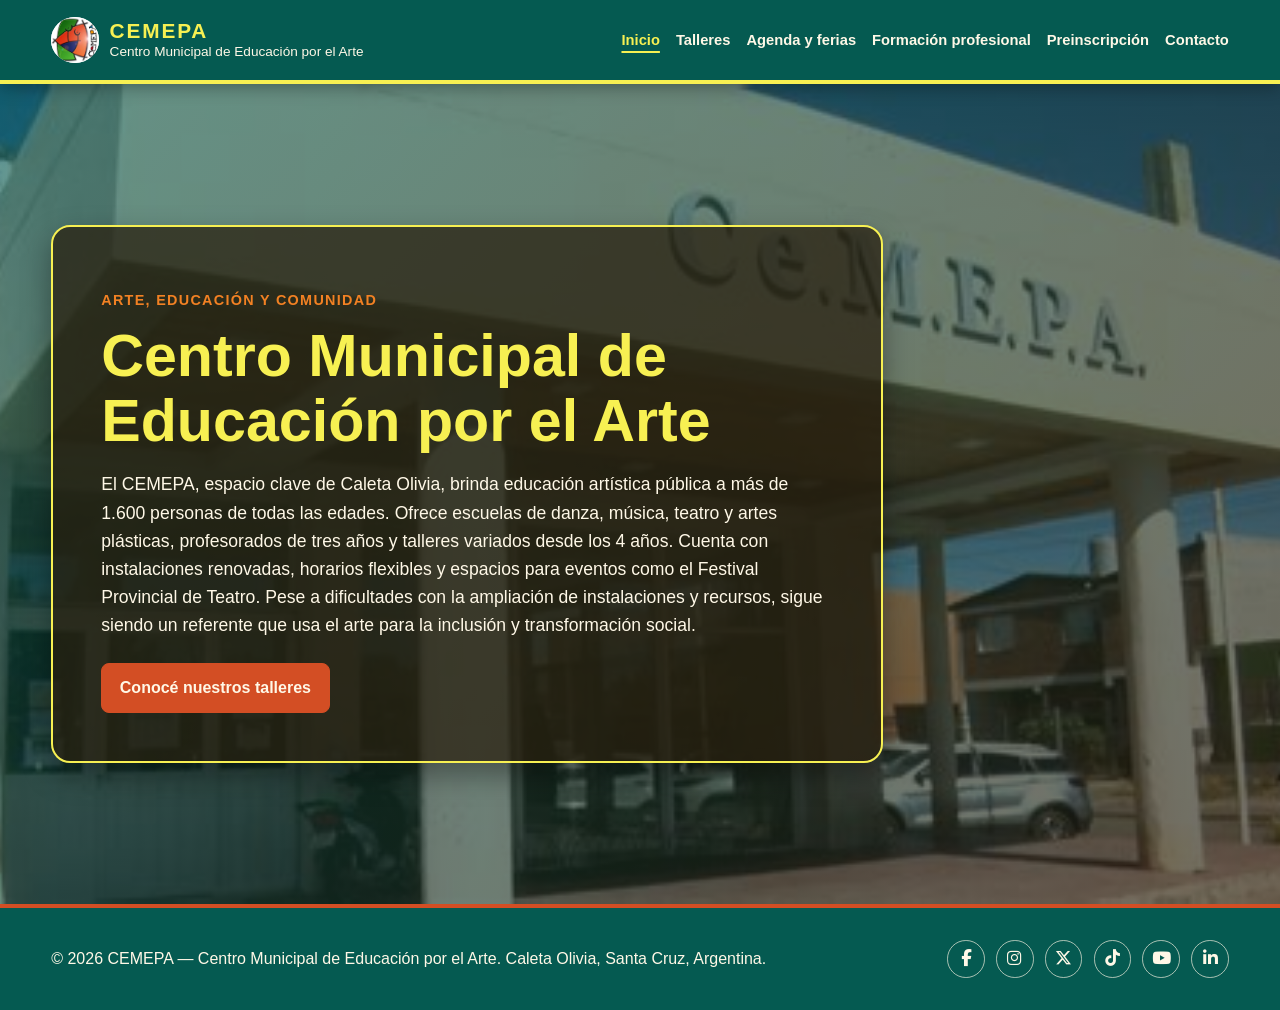
<file: ProyectoOlimpiadasIpp/cemepa-feria-culturales/index.html>
<!DOCTYPE html>
<html lang="es">
<head>
  <meta charset="UTF-8">
  <meta name="viewport" content="width=device-width, initial-scale=1.0">

  <meta
    name="description"
    content="CEMEPA: Centro Municipal de Educación por el Arte de Caleta Olivia."
  >

  <title>Inicio | CEMEPA Caleta Olivia</title>

  <link rel="stylesheet" href="../css/estilos.css">
  <link rel="stylesheet" href="../css/identidad-cemepa.css">

  <link
    rel="stylesheet"
    href="https://cdnjs.cloudflare.com/ajax/libs/font-awesome/6.5.1/css/all.min.css"
  >
</head>

<body>

  <header class="encabezado-principal">
    <div class="contenedor-header">
      <a class="marca-cemepa" href="index.html">
        <img
          src="../imagenesc01-10-26/Logo%20Cemepa.jpg"
          alt="Logo del CEMEPA"
        >

        <div class="texto-marca">
          <strong>CEMEPA</strong>
          <span>Centro Municipal de Educación por el Arte</span>
        </div>
      </a>

      <button
        class="boton-menu"
        id="boton-menu"
        type="button"
        aria-label="Abrir menú de navegación"
        aria-controls="menu-principal"
        aria-expanded="false"
      >
        Menú
      </button>

      <nav id="menu-principal" aria-label="Navegación principal">
        <ul>
          <li><a href="index.html" aria-current="page">Inicio</a></li>
          <li><a href="talleres.html">Talleres</a></li>
          <li><a href="agenda.html">Agenda y ferias</a></li>
          <li><a href="profesorados.html">Formación profesional</a></li>
          <li><a href="preinscripcion.html">Preinscripción</a></li>
          <li><a href="contacto.html">Contacto</a></li>
        </ul>
      </nav>
    </div>
  </header>

  <main>
    <section class="inicio" aria-labelledby="titulo-inicio">
      <div class="contenedor-inicio">
        <div class="contenido-inicio">
          <p class="etiqueta-inicio">Arte, educación y comunidad</p>

          <h1 id="titulo-inicio">
            Centro Municipal de Educación por el Arte
          </h1>

          <p class="descripcion-inicio">
            El CEMEPA, espacio clave de Caleta Olivia, brinda educación artística
            pública a más de 1.600 personas de todas las edades. Ofrece escuelas
            de danza, música, teatro y artes plásticas, profesorados de tres años
            y talleres variados desde los 4 años. Cuenta con instalaciones
            renovadas, horarios flexibles y espacios para eventos como el Festival
            Provincial de Teatro. Pese a dificultades con la ampliación de
            instalaciones y recursos, sigue siendo un referente que usa el arte
            para la inclusión y transformación social.
          </p>

          <a class="boton-inicio" href="talleres.html">
            Conocé nuestros talleres
          </a>
        </div>
      </div>
    </section>
  </main>

  <footer>
    <div class="contenedor-footer">
      <p>
        &copy; 2026 CEMEPA — Centro Municipal de Educación por el Arte.
        Caleta Olivia, Santa Cruz, Argentina.
      </p>

      <div class="redes-sociales" aria-label="Redes sociales">
        <a
          href="https://www.facebook.com/"
          target="_blank"
          rel="noopener noreferrer"
          aria-label="Facebook"
        >
          <i class="fa-brands fa-facebook-f"></i>
        </a>

        <a
          href="https://www.instagram.com/"
          target="_blank"
          rel="noopener noreferrer"
          aria-label="Instagram"
        >
          <i class="fa-brands fa-instagram"></i>
        </a>

        <a
          href="https://x.com/"
          target="_blank"
          rel="noopener noreferrer"
          aria-label="X"
        >
          <i class="fa-brands fa-x-twitter"></i>
        </a>

        <a
          href="https://www.tiktok.com/"
          target="_blank"
          rel="noopener noreferrer"
          aria-label="TikTok"
        >
          <i class="fa-brands fa-tiktok"></i>
        </a>

        <a
          href="https://www.youtube.com/"
          target="_blank"
          rel="noopener noreferrer"
          aria-label="YouTube"
        >
          <i class="fa-brands fa-youtube"></i>
        </a>

        <a
          href="https://www.linkedin.com/"
          target="_blank"
          rel="noopener noreferrer"
          aria-label="LinkedIn"
        >
          <i class="fa-brands fa-linkedin-in"></i>
        </a>
      </div>
    </div>
  </footer>

  <script>
    document.addEventListener("DOMContentLoaded", () => {
      const botonMenu = document.querySelector("#boton-menu");
      const menuNavegacion = document.querySelector("#menu-principal");

      if (botonMenu && menuNavegacion) {
        botonMenu.addEventListener("click", () => {
          const menuAbierto = menuNavegacion.classList.toggle("abierto");

          botonMenu.setAttribute("aria-expanded", String(menuAbierto));

          botonMenu.textContent = menuAbierto
            ? "Cerrar menú"
            : "Menú";
        });
      }
    });
  </script>

</body>
</html>
</file>
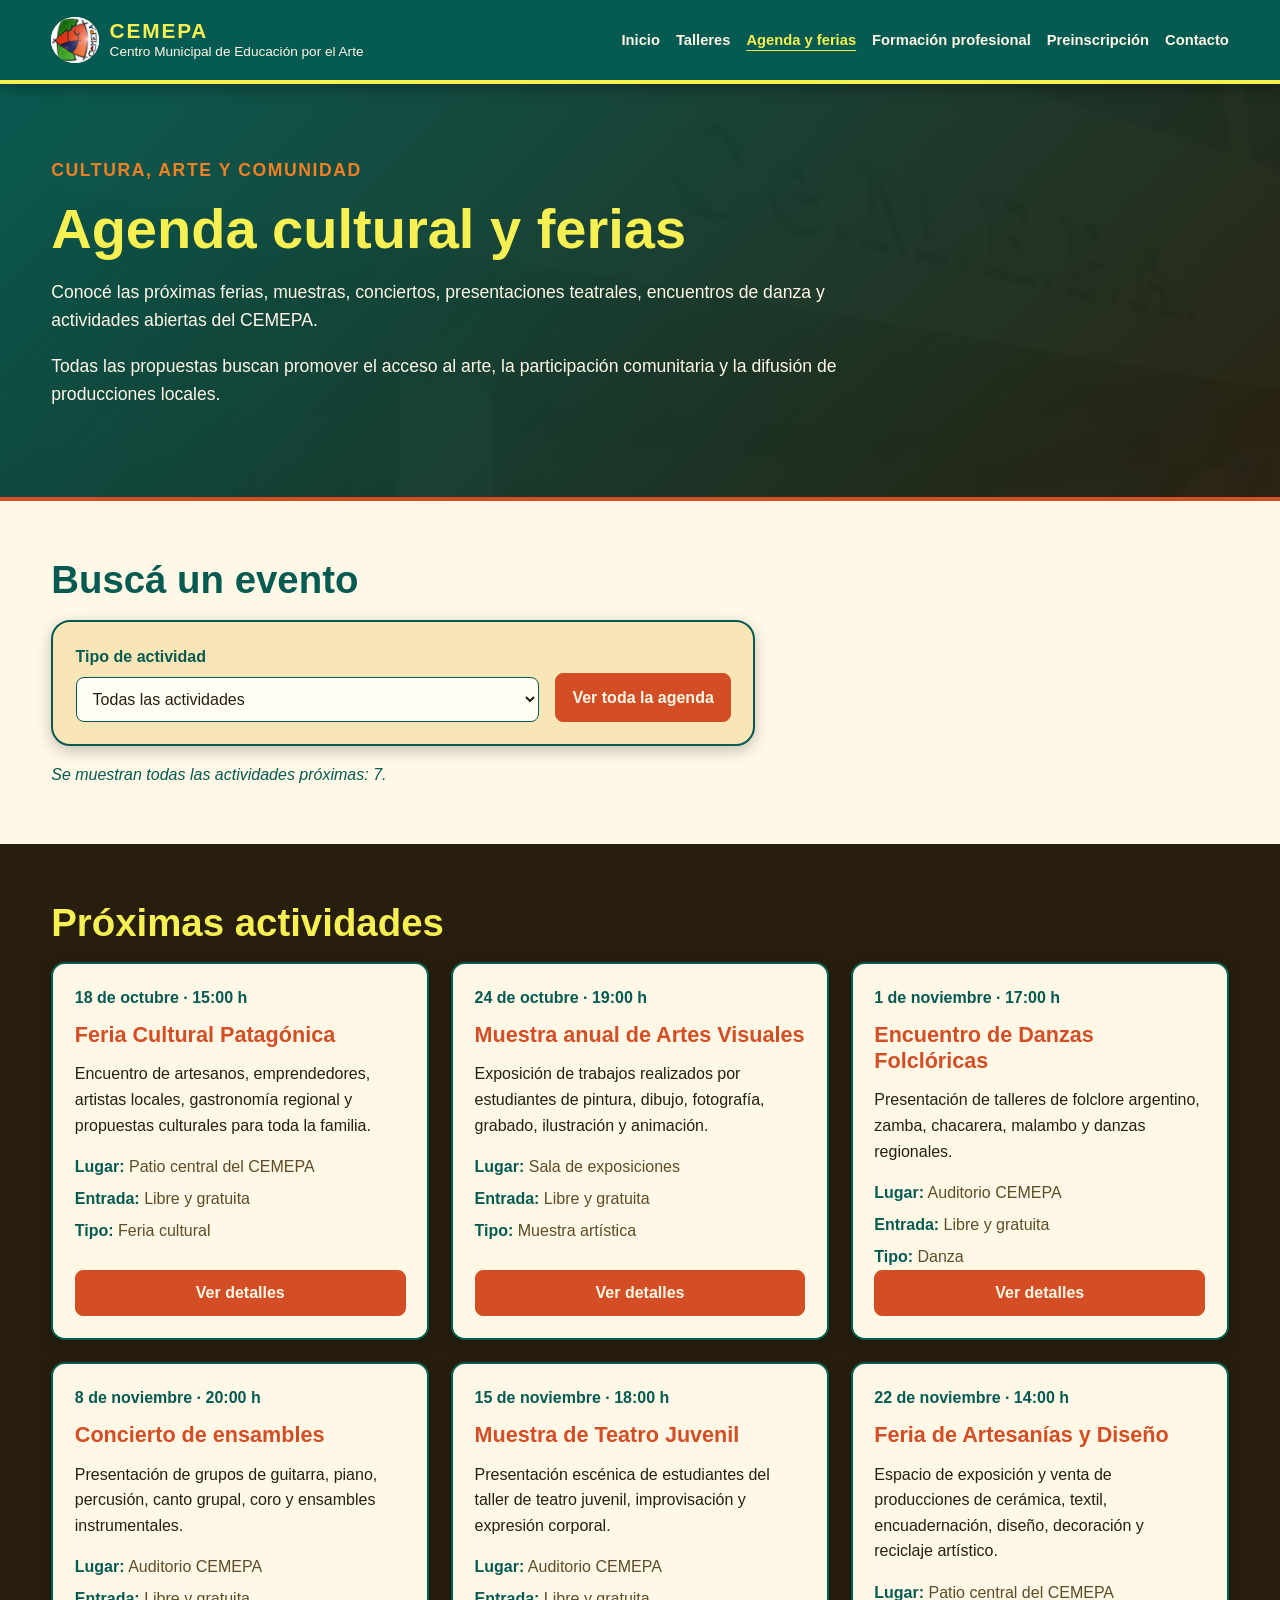
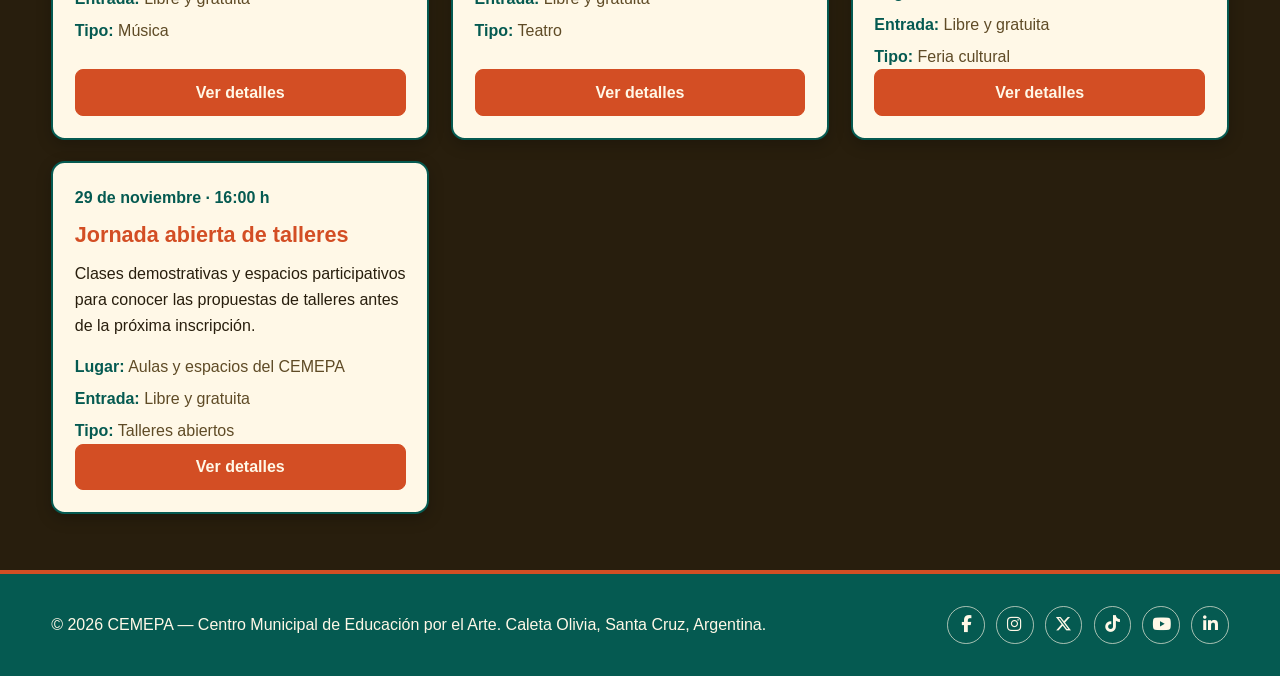
<file: ProyectoOlimpiadasIpp/cemepa-feria-culturales/agenda.html>
<!DOCTYPE html>
<html lang="es">
<head>
  <meta charset="UTF-8">
  <meta name="viewport" content="width=device-width, initial-scale=1.0">

  <meta
    name="description"
    content="Agenda cultural del CEMEPA de Caleta Olivia: ferias, muestras, música, danza, teatro y actividades artísticas."
  >

  <title>Agenda cultural | CEMEPA Caleta Olivia</title>

  <link rel="stylesheet" href="../css/agenda.css">
  <link rel="stylesheet" href="../css/identidad-cemepa.css">

  <link
    rel="stylesheet"
    href="https://cdnjs.cloudflare.com/ajax/libs/font-awesome/6.5.1/css/all.min.css"
  >
</head>

<body>

  <header class="encabezado-principal">
    <div class="contenedor-header">
      <a class="marca-cemepa" href="index.html">
        <img src="../imagenesc01-10-26/Logo%20Cemepa.jpg" alt="Logo del CEMEPA">
        <div class="texto-marca">
          <strong>CEMEPA</strong>
          <span>Centro Municipal de Educación por el Arte</span>
        </div>
      </a>

      <button
        class="boton-menu"
        id="boton-menu"
        type="button"
        aria-label="Abrir menú de navegación"
        aria-controls="menu-principal"
        aria-expanded="false"
      >
        Menú
      </button>

      <nav id="menu-principal" aria-label="Navegación principal">
        <ul>
          <li><a href="index.html">Inicio</a></li>
          <li><a href="talleres.html">Talleres</a></li>
          <li>
            <a href="agenda.html" aria-current="page">
              Agenda y ferias
            </a>
          </li>
          <li><a href="profesorados.html">Formación profesional</a></li>
          <li><a href="preinscripcion.html">Preinscripción</a></li>
          <li><a href="contacto.html">Contacto</a></li>
        </ul>
      </nav>
    </div>
  </header>

  <main>

    <section class="presentacion-agenda" aria-labelledby="titulo-agenda">
      <div class="contenedor">
        <p class="etiqueta-presentacion">Cultura, arte y comunidad</p>

        <h1 id="titulo-agenda">Agenda cultural y ferias</h1>

        <p>
          Conocé las próximas ferias, muestras, conciertos, presentaciones
          teatrales, encuentros de danza y actividades abiertas del CEMEPA.
        </p>

        <p>
          Todas las propuestas buscan promover el acceso al arte, la
          participación comunitaria y la difusión de producciones locales.
        </p>
      </div>
    </section>

    <section class="seccion-filtros" aria-labelledby="titulo-filtros">
      <div class="contenedor">
        <h2 id="titulo-filtros">Buscá un evento</h2>

        <div class="filtros-eventos">
          <div class="campo-filtro">
            <label for="tipo-evento">Tipo de actividad</label>

            <select id="tipo-evento" name="tipo-evento">
              <option value="todas">Todas las actividades</option>
              <option value="feria">Ferias</option>
              <option value="muestra">Muestras</option>
              <option value="musica">Música</option>
              <option value="danza">Danza</option>
              <option value="teatro">Teatro</option>
              <option value="taller">Talleres abiertos</option>
            </select>
          </div>

          <div class="campo-filtro campo-boton">
            <button id="limpiar-filtro-eventos" type="button">
              Ver toda la agenda
            </button>
          </div>
        </div>

        <p id="resultado-eventos" aria-live="polite">
          Se muestran todas las actividades próximas.
        </p>
      </div>
    </section>

    <section class="agenda-eventos" aria-labelledby="titulo-proximos">
      <div class="contenedor">
        <h2 id="titulo-proximos">Próximas actividades</h2>

        <div class="lista-eventos">

          <article class="evento" data-tipo="feria">
            <p class="fecha-evento">
              <time datetime="2026-10-18T15:00">
                18 de octubre · 15:00 h
              </time>
            </p>

            <h3>Feria Cultural Patagónica</h3>

            <p>
              Encuentro de artesanos, emprendedores, artistas locales,
              gastronomía regional y propuestas culturales para toda la familia.
            </p>

            <ul>
              <li><strong>Lugar:</strong> Patio central del CEMEPA</li>
              <li><strong>Entrada:</strong> Libre y gratuita</li>
              <li><strong>Tipo:</strong> Feria cultural</li>
            </ul>

            <button class="boton-detalles-evento" type="button">
              Ver detalles
            </button>
          </article>

          <article class="evento" data-tipo="muestra">
            <p class="fecha-evento">
              <time datetime="2026-10-24T19:00">
                24 de octubre · 19:00 h
              </time>
            </p>

            <h3>Muestra anual de Artes Visuales</h3>

            <p>
              Exposición de trabajos realizados por estudiantes de pintura,
              dibujo, fotografía, grabado, ilustración y animación.
            </p>

            <ul>
              <li><strong>Lugar:</strong> Sala de exposiciones</li>
              <li><strong>Entrada:</strong> Libre y gratuita</li>
              <li><strong>Tipo:</strong> Muestra artística</li>
            </ul>

            <button class="boton-detalles-evento" type="button">
              Ver detalles
            </button>
          </article>

          <article class="evento" data-tipo="danza">
            <p class="fecha-evento">
              <time datetime="2026-11-01T17:00">
                1 de noviembre · 17:00 h
              </time>
            </p>

            <h3>Encuentro de Danzas Folclóricas</h3>

            <p>
              Presentación de talleres de folclore argentino, zamba,
              chacarera, malambo y danzas regionales.
            </p>

            <ul>
              <li><strong>Lugar:</strong> Auditorio CEMEPA</li>
              <li><strong>Entrada:</strong> Libre y gratuita</li>
              <li><strong>Tipo:</strong> Danza</li>
            </ul>

            <button class="boton-detalles-evento" type="button">
              Ver detalles
            </button>
          </article>

          <article class="evento" data-tipo="musica">
            <p class="fecha-evento">
              <time datetime="2026-11-08T20:00">
                8 de noviembre · 20:00 h
              </time>
            </p>

            <h3>Concierto de ensambles</h3>

            <p>
              Presentación de grupos de guitarra, piano, percusión,
              canto grupal, coro y ensambles instrumentales.
            </p>

            <ul>
              <li><strong>Lugar:</strong> Auditorio CEMEPA</li>
              <li><strong>Entrada:</strong> Libre y gratuita</li>
              <li><strong>Tipo:</strong> Música</li>
            </ul>

            <button class="boton-detalles-evento" type="button">
              Ver detalles
            </button>
          </article>

          <article class="evento" data-tipo="teatro">
            <p class="fecha-evento">
              <time datetime="2026-11-15T18:00">
                15 de noviembre · 18:00 h
              </time>
            </p>

            <h3>Muestra de Teatro Juvenil</h3>

            <p>
              Presentación escénica de estudiantes del taller de teatro
              juvenil, improvisación y expresión corporal.
            </p>

            <ul>
              <li><strong>Lugar:</strong> Auditorio CEMEPA</li>
              <li><strong>Entrada:</strong> Libre y gratuita</li>
              <li><strong>Tipo:</strong> Teatro</li>
            </ul>

            <button class="boton-detalles-evento" type="button">
              Ver detalles
            </button>
          </article>

          <article class="evento" data-tipo="feria">
            <p class="fecha-evento">
              <time datetime="2026-11-22T14:00">
                22 de noviembre · 14:00 h
              </time>
            </p>

            <h3>Feria de Artesanías y Diseño</h3>

            <p>
              Espacio de exposición y venta de producciones de cerámica,
              textil, encuadernación, diseño, decoración y reciclaje artístico.
            </p>

            <ul>
              <li><strong>Lugar:</strong> Patio central del CEMEPA</li>
              <li><strong>Entrada:</strong> Libre y gratuita</li>
              <li><strong>Tipo:</strong> Feria cultural</li>
            </ul>

            <button class="boton-detalles-evento" type="button">
              Ver detalles
            </button>
          </article>

          <article class="evento" data-tipo="taller">
            <p class="fecha-evento">
              <time datetime="2026-11-29T16:00">
                29 de noviembre · 16:00 h
              </time>
            </p>

            <h3>Jornada abierta de talleres</h3>

            <p>
              Clases demostrativas y espacios participativos para conocer
              las propuestas de talleres antes de la próxima inscripción.
            </p>

            <ul>
              <li><strong>Lugar:</strong> Aulas y espacios del CEMEPA</li>
              <li><strong>Entrada:</strong> Libre y gratuita</li>
              <li><strong>Tipo:</strong> Talleres abiertos</li>
            </ul>

            <button class="boton-detalles-evento" type="button">
              Ver detalles
            </button>
          </article>

        </div>

        <p id="sin-eventos" hidden aria-live="polite">
          No se encontraron actividades para el tipo seleccionado.
        </p>
      </div>
    </section>

  </main>

  <dialog id="modal-evento" aria-labelledby="titulo-modal-evento">
    <div class="modal-contenido">
      <button
        id="cerrar-modal-evento"
        class="boton-cerrar-modal"
        type="button"
        aria-label="Cerrar detalles del evento"
      >
        ×
      </button>

      <h2 id="titulo-modal-evento">Detalle del evento</h2>

      <div id="contenido-modal-evento"></div>
    </div>
  </dialog>

  <footer>
    <div class="contenedor-footer">
      <p>
        &copy; 2026 CEMEPA — Centro Municipal de Educación por el Arte.
        Caleta Olivia, Santa Cruz, Argentina.
      </p>

      <div class="redes-sociales" aria-label="Redes sociales">
        <a
          href="https://www.facebook.com/"
          target="_blank"
          rel="noopener noreferrer"
          aria-label="Facebook"
        >
          <i class="fa-brands fa-facebook-f"></i>
        </a>

        <a
          href="https://www.instagram.com/"
          target="_blank"
          rel="noopener noreferrer"
          aria-label="Instagram"
        >
          <i class="fa-brands fa-instagram"></i>
        </a>

        <a
          href="https://x.com/"
          target="_blank"
          rel="noopener noreferrer"
          aria-label="X"
        >
          <i class="fa-brands fa-x-twitter"></i>
        </a>

        <a
          href="https://www.tiktok.com/"
          target="_blank"
          rel="noopener noreferrer"
          aria-label="TikTok"
        >
          <i class="fa-brands fa-tiktok"></i>
        </a>

        <a
          href="https://www.youtube.com/"
          target="_blank"
          rel="noopener noreferrer"
          aria-label="YouTube"
        >
          <i class="fa-brands fa-youtube"></i>
        </a>

        <a
          href="https://www.linkedin.com/"
          target="_blank"
          rel="noopener noreferrer"
          aria-label="LinkedIn"
        >
          <i class="fa-brands fa-linkedin-in"></i>
        </a>
      </div>
    </div>
  </footer>

  <script src="../js/agenda.js"></script>
</body>
</html>
</file>
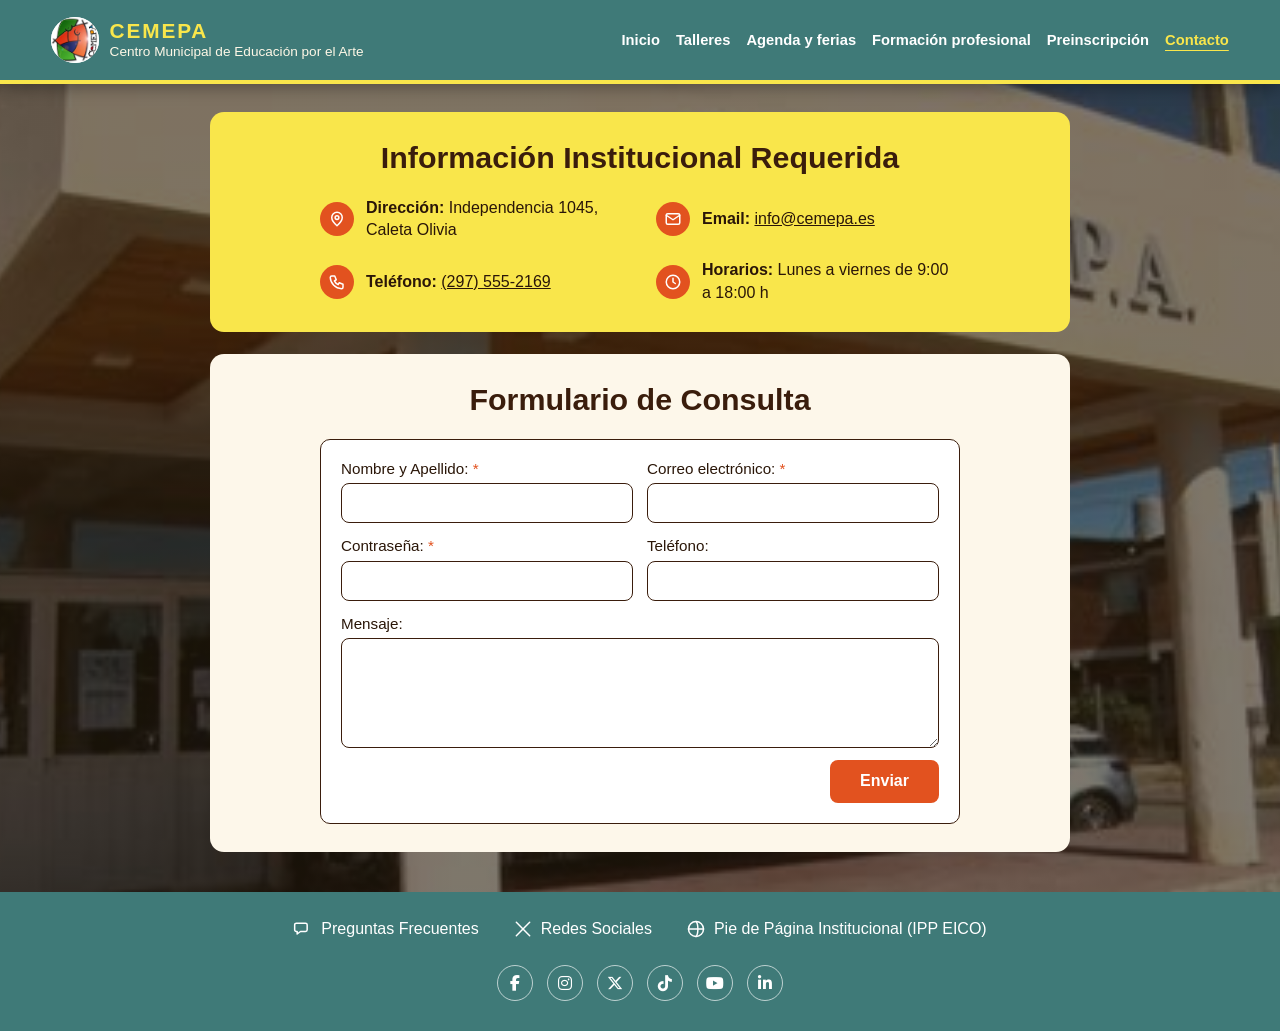
<file: ProyectoOlimpiadasIpp/cemepa-feria-culturales/contacto.html>
<!DOCTYPE html>
<html lang="es">
<head>
  <meta charset="UTF-8">
  <meta name="viewport" content="width=device-width, initial-scale=1">

  <meta
    name="description"
    content="Información de contacto y formulario de consultas del CEMEPA de Caleta Olivia."
  >

  <title>CEMEPA | Contacto</title>

  <link rel="stylesheet" href="../css/contactost.css">
  <link rel="stylesheet" href="../css/identidad-cemepa.css">

  <link
    rel="stylesheet"
    href="https://cdnjs.cloudflare.com/ajax/libs/font-awesome/6.5.1/css/all.min.css"
  >
</head>

<body>

  <!-- ==================== ENCABEZADO ==================== -->

  <header class="encabezado-principal">
    <div class="contenedor-header">

      <a class="marca-cemepa" href="index.html">
        <img src="../imagenesc01-10-26/Logo%20Cemepa.jpg" alt="Logo del CEMEPA">
        <div class="texto-marca">
          <strong>CEMEPA</strong>
          <span>Centro Municipal de Educación por el Arte</span>
        </div>
      </a>

      <button
        class="boton-menu"
        id="boton-menu"
        type="button"
        aria-label="Abrir menú de navegación"
        aria-controls="menu-principal"
        aria-expanded="false"
      >
        Menú
      </button>

      <nav id="menu-principal" aria-label="Navegación principal">
        <ul>
          <li><a href="index.html">Inicio</a></li>
          <li><a href="talleres.html">Talleres</a></li>
          <li><a href="agenda.html">Agenda y ferias</a></li>
          <li><a href="profesorados.html">Formación profesional</a></li>
          <li><a href="preinscripcion.html">Preinscripción</a></li>
          <li>
            <a href="contacto.html" aria-current="page">
              Contacto
            </a>
          </li>
        </ul>
      </nav>

    </div>
  </header>

  <!-- ==================== CONTENIDO ==================== -->

  <main>

    <!-- Información institucional -->

    <section class="info" aria-labelledby="t-info">
      <h2 id="t-info">Información Institucional Requerida</h2>

      <div class="info-grid">

        <div class="dato">
          <span class="icono" aria-hidden="true">
            <svg viewBox="0 0 24 24">
              <path d="M12 21s-7-6.2-7-11a7 7 0 0 1 14 0c0 4.8-7 11-7 11z"/>
              <circle cx="12" cy="10" r="2.5"/>
            </svg>
          </span>

          <div>
            <strong>Dirección:</strong>
            Independencia 1045, Caleta Olivia
          </div>
        </div>

        <div class="dato">
          <span class="icono" aria-hidden="true">
            <svg viewBox="0 0 24 24">
              <rect x="3" y="5" width="18" height="14" rx="2"/>
              <path d="M3 7l9 6 9-6"/>
            </svg>
          </span>

          <div>
            <strong>Email:</strong>
            <a href="mailto:info@cemepa.es">info@cemepa.es</a>
          </div>
        </div>

        <div class="dato">
          <span class="icono" aria-hidden="true">
            <svg viewBox="0 0 24 24">
              <path d="M5 4h4l2 5-2.5 1.5a11 11 0 0 0 5 5L15 13l5 2v4a2 2 0 0 1-2 2A16 16 0 0 1 3 6a2 2 0 0 1 2-2z"/>
            </svg>
          </span>

          <div>
            <strong>Teléfono:</strong>
            <a href="tel:+542975552169">(297) 555-2169</a>
          </div>
        </div>

        <div class="dato">
          <span class="icono" aria-hidden="true">
            <svg viewBox="0 0 24 24">
              <circle cx="12" cy="12" r="9"/>
              <path d="M12 7v5l3 2"/>
            </svg>
          </span>

          <div>
            <strong>Horarios:</strong>
            Lunes a viernes de 9:00 a 18:00 h
          </div>
        </div>

      </div>
    </section>

    <!-- Formulario de consulta -->

    <section class="preinscripcion" aria-labelledby="t-form">
      <h2 id="t-form">Formulario de Consulta</h2>

      <form>

        <div class="campo">
          <label for="nombre">
            Nombre y Apellido:
            <span>*</span>
          </label>

          <input
            type="text"
            id="nombre"
            name="nombre"
            required
            autocomplete="name"
          >
        </div>

        <div class="campo">
          <label for="correo">
            Correo electrónico:
            <span>*</span>
          </label>

          <input
            type="email"
            id="correo"
            name="correo"
            required
            autocomplete="email"
          >
        </div>

        <div class="campo">
          <label for="password">
            Contraseña:
            <span>*</span>
          </label>

          <input
            type="password"
            id="password"
            name="password"
            required
            autocomplete="new-password"
          >
        </div>

        <div class="campo">
          <label for="telefono">Teléfono:</label>

          <input
            type="tel"
            id="telefono"
            name="telefono"
            autocomplete="tel"
          >
        </div>

        <div class="campo completo">
          <label for="mensaje">Mensaje:</label>

          <textarea
            id="mensaje"
            name="mensaje"
            maxlength="500"
          ></textarea>
        </div>

        <div class="acciones">
          <p id="estado" aria-live="polite"></p>

          <button type="submit">
            Enviar
          </button>
        </div>

      </form>
    </section>

  </main>

  <!-- ==================== FOOTER ==================== -->

  <footer class="pie">

    <ul>
      <li>
        <a href="faq.html">
          <svg viewBox="0 0 24 24" aria-hidden="true">
            <path d="M4 5h11a2 2 0 0 1 2 2v6a2 2 0 0 1-2 2H9l-4 3v-3H4a2 2 0 0 1-2-2V7a2 2 0 0 1 2-2z"/>
          </svg>

          Preguntas Frecuentes
        </a>
      </li>

      <li>
        <a href="#redes-sociales">
          <svg viewBox="0 0 24 24" aria-hidden="true">
            <path d="M4 4l16 16M20 4L4 20"/>
          </svg>

          Redes Sociales
        </a>
      </li>

      <li>
        <a
          href="http://escuela.eico.edu.ar/web/index.php?option=com_content&view=frontpage&Itemid=14&limitstart=10"
          target="_blank"
          rel="noopener noreferrer"
        >
          <svg viewBox="0 0 24 24" aria-hidden="true">
            <circle cx="12" cy="12" r="9"/>
            <path d="M3 12h18M12 3c3 3 3 15 0 18M12 3c-3 15 0 18"/>
          </svg>

          Pie de Página Institucional (IPP EICO)
        </a>
      </li>
    </ul>

    <div class="redes" id="redes-sociales">

      <a
        href="https://www.facebook.com/"
        target="_blank"
        rel="noopener noreferrer"
        aria-label="Facebook"
      >
        <i class="fa-brands fa-facebook-f"></i>
      </a>

      <a
        href="https://www.instagram.com/"
        target="_blank"
        rel="noopener noreferrer"
        aria-label="Instagram"
      >
        <i class="fa-brands fa-instagram"></i>
      </a>

      <a
        href="https://x.com/"
        target="_blank"
        rel="noopener noreferrer"
        aria-label="X"
      >
        <i class="fa-brands fa-x-twitter"></i>
      </a>

      <a
        href="https://www.tiktok.com/"
        target="_blank"
        rel="noopener noreferrer"
        aria-label="TikTok"
      >
        <i class="fa-brands fa-tiktok"></i>
      </a>

      <a
        href="https://www.youtube.com/"
        target="_blank"
        rel="noopener noreferrer"
        aria-label="YouTube"
      >
        <i class="fa-brands fa-youtube"></i>
      </a>

      <a
        href="https://www.linkedin.com/"
        target="_blank"
        rel="noopener noreferrer"
        aria-label="LinkedIn"
      >
        <i class="fa-brands fa-linkedin-in"></i>
      </a>

    </div>

  </footer>

  <script src="../js/validacion.js"></script>
</body>
</html>
</file>
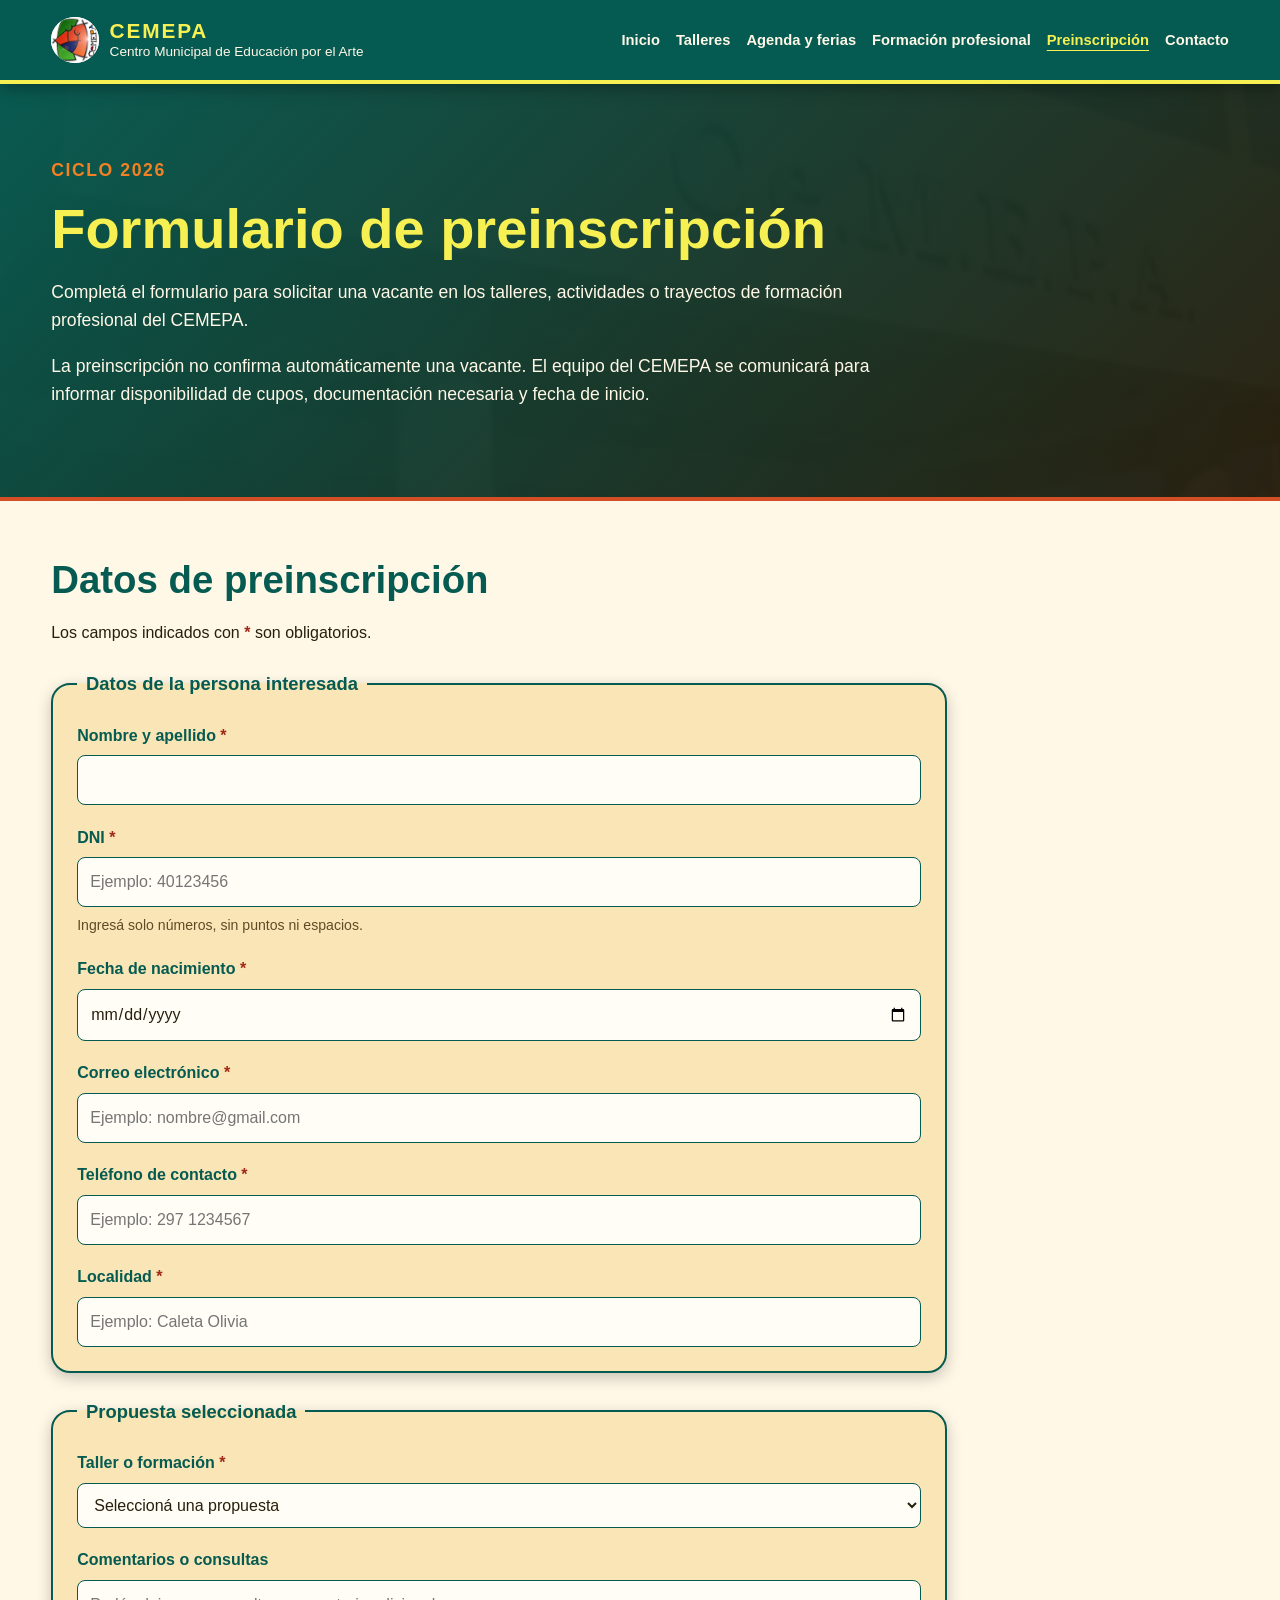
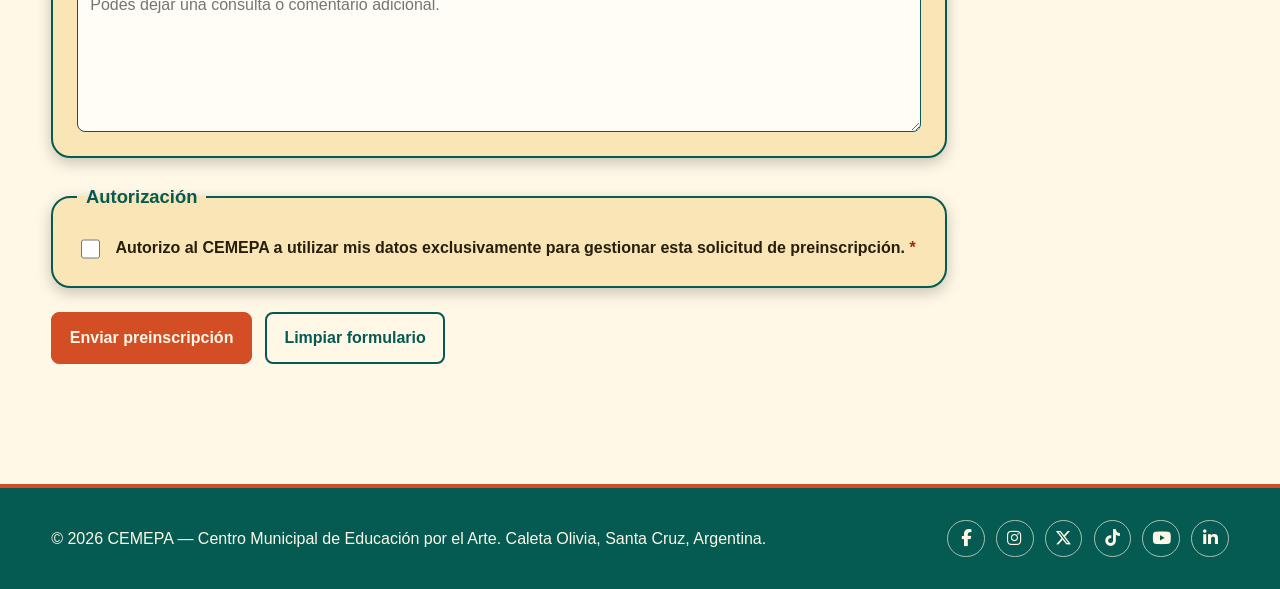
<file: ProyectoOlimpiadasIpp/cemepa-feria-culturales/preinscripcion.html>
<!DOCTYPE html>
<html lang="es">
<head>
  <meta charset="UTF-8">
  <meta name="viewport" content="width=device-width, initial-scale=1.0">

  <meta
    name="description"
    content="Formulario de preinscripción a talleres y propuestas de formación profesional del CEMEPA de Caleta Olivia."
  >

  <title>Preinscripción | CEMEPA Caleta Olivia</title>

  <link rel="stylesheet" href="../css/preinscripcion.css">
  <link rel="stylesheet" href="../css/identidad-cemepa.css">

  <link
    rel="stylesheet"
    href="https://cdnjs.cloudflare.com/ajax/libs/font-awesome/6.5.1/css/all.min.css"
  >
</head>

<body>

  <header class="encabezado-principal">
    <div class="contenedor-header">
      <a class="marca-cemepa" href="index.html">
        <img src="../imagenesc01-10-26/Logo%20Cemepa.jpg" alt="Logo del CEMEPA">
        <div class="texto-marca">
          <strong>CEMEPA</strong>
          <span>Centro Municipal de Educación por el Arte</span>
        </div>
      </a>

      <button
        class="boton-menu"
        id="boton-menu"
        type="button"
        aria-label="Abrir menú de navegación"
        aria-controls="menu-principal"
        aria-expanded="false"
      >
        Menú
      </button>

      <nav id="menu-principal" aria-label="Navegación principal">
        <ul>
          <li><a href="index.html">Inicio</a></li>
          <li><a href="talleres.html">Talleres</a></li>
          <li><a href="agenda.html">Agenda y ferias</a></li>
          <li><a href="profesorados.html">Formación profesional</a></li>
          <li>
            <a href="preinscripcion.html" aria-current="page">
              Preinscripción
            </a>
          </li>
          <li><a href="contacto.html">Contacto</a></li>
        </ul>
      </nav>
    </div>
  </header>

  <main>

    <section
      class="presentacion-formulario"
      aria-labelledby="titulo-preinscripcion"
    >
      <div class="contenedor">
        <p class="etiqueta-presentacion">Ciclo 2026</p>

        <h1 id="titulo-preinscripcion">Formulario de preinscripción</h1>

        <p>
          Completá el formulario para solicitar una vacante en los talleres,
          actividades o trayectos de formación profesional del CEMEPA.
        </p>

        <p>
          La preinscripción no confirma automáticamente una vacante. El equipo
          del CEMEPA se comunicará para informar disponibilidad de cupos,
          documentación necesaria y fecha de inicio.
        </p>
      </div>
    </section>

    <section
      class="seccion-formulario"
      aria-labelledby="titulo-datos"
    >
      <div class="contenedor">
        <h2 id="titulo-datos">Datos de preinscripción</h2>

        <p class="texto-obligatorio">
          Los campos indicados con
          <span class="obligatorio" aria-hidden="true">*</span>
          son obligatorios.
        </p>

        <form id="formulario-preinscripcion">

          <fieldset>
            <legend>Datos de la persona interesada</legend>

            <div class="grupo-campo">
              <label for="nombre">
                Nombre y apellido
                <span class="obligatorio" aria-hidden="true">*</span>
              </label>

              <input
                type="text"
                id="nombre"
                name="nombre"
                required
                autocomplete="name"
              >
            </div>

            <div class="grupo-campo">
              <label for="dni">
                DNI
                <span class="obligatorio" aria-hidden="true">*</span>
              </label>

              <input
                type="text"
                id="dni"
                name="dni"
                required
                inputmode="numeric"
                placeholder="Ejemplo: 40123456"
              >

              <small>Ingresá solo números, sin puntos ni espacios.</small>
            </div>

            <div class="grupo-campo">
              <label for="fecha-nacimiento">
                Fecha de nacimiento
                <span class="obligatorio" aria-hidden="true">*</span>
              </label>

              <input
                type="date"
                id="fecha-nacimiento"
                name="fecha-nacimiento"
                required
              >
            </div>

            <div class="grupo-campo">
              <label for="email">
                Correo electrónico
                <span class="obligatorio" aria-hidden="true">*</span>
              </label>

              <input
                type="email"
                id="email"
                name="email"
                required
                autocomplete="email"
                placeholder="Ejemplo: nombre@gmail.com"
              >
            </div>

            <div class="grupo-campo">
              <label for="telefono">
                Teléfono de contacto
                <span class="obligatorio" aria-hidden="true">*</span>
              </label>

              <input
                type="tel"
                id="telefono"
                name="telefono"
                required
                autocomplete="tel"
                placeholder="Ejemplo: 297 1234567"
              >
            </div>

            <div class="grupo-campo">
              <label for="localidad">
                Localidad
                <span class="obligatorio" aria-hidden="true">*</span>
              </label>

              <input
                type="text"
                id="localidad"
                name="localidad"
                required
                autocomplete="address-level2"
                placeholder="Ejemplo: Caleta Olivia"
              >
            </div>
          </fieldset>

          <fieldset>
            <legend>Propuesta seleccionada</legend>

            <div class="grupo-campo">
              <label for="taller">
                Taller o formación
                <span class="obligatorio" aria-hidden="true">*</span>
              </label>

              <select id="taller" name="taller" required>
                <option value="">Seleccioná una propuesta</option>

                <optgroup label="Danzas">
                  <option value="Folclore argentino">Folclore argentino</option>
                  <option value="Zamba">Zamba</option>
                  <option value="Chacarera">Chacarera</option>
                  <option value="Malambo">Malambo</option>
                  <option value="Iniciación a la danza">Iniciación a la danza</option>
                  <option value="Ballet infantil">Ballet infantil</option>
                  <option value="Ballet juvenil">Ballet juvenil</option>
                  <option value="Técnica clásica">Técnica clásica</option>
                </optgroup>

                <optgroup label="Música">
                  <option value="Guitarra">Guitarra</option>
                  <option value="Piano">Piano</option>
                  <option value="Percusión">Percusión</option>
                  <option value="Coro">Coro</option>
                </optgroup>

                <optgroup label="Teatro">
                  <option value="Iniciación teatral">Iniciación teatral</option>
                  <option value="Teatro infantil">Teatro infantil</option>
                  <option value="Teatro juvenil">Teatro juvenil</option>
                  <option value="Teatro para adultos">Teatro para adultos</option>
                </optgroup>

                <optgroup label="Artes visuales">
                  <option value="Pintura inicial">Pintura inicial</option>
                  <option value="Pintura infantil">Pintura infantil</option>
                  <option value="Dibujo infantil">Dibujo infantil</option>
                  <option value="Fotografía inicial">Fotografía inicial</option>
                </optgroup>

                <optgroup label="Artes aplicadas">
                  <option value="Cerámica">Cerámica</option>
                  <option value="Textil">Textil</option>
                  <option value="Artesanías">Artesanías</option>
                  <option value="Reciclaje artístico">
                    Reciclaje artístico
                  </option>
                </optgroup>

                <optgroup label="Formación profesional">
                  <option value="Profesorado Municipal en Producción Artística">
                    Profesorado Municipal en Producción Artística
                  </option>

                  <option value="Profesorado Municipal en Arte Visual">
                    Profesorado Municipal en Arte Visual
                  </option>
                </optgroup>
              </select>
            </div>

            <div class="grupo-campo">
              <label for="comentarios">
                Comentarios o consultas
              </label>

              <textarea
                id="comentarios"
                name="comentarios"
                rows="5"
                placeholder="Podés dejar una consulta o comentario adicional."
              ></textarea>
            </div>
          </fieldset>

          <fieldset>
            <legend>Autorización</legend>

            <div class="grupo-checkbox">
              <input
                type="checkbox"
                id="aceptar-datos"
                name="aceptar-datos"
                required
              >

              <label for="aceptar-datos">
                Autorizo al CEMEPA a utilizar mis datos exclusivamente para
                gestionar esta solicitud de preinscripción.
                <span class="obligatorio" aria-hidden="true">*</span>
              </label>
            </div>
          </fieldset>

          <div class="acciones-formulario">
            <button type="submit" class="boton-enviar">
              Enviar preinscripción
            </button>

            <button type="reset" class="boton-secundario">
              Limpiar formulario
            </button>
          </div>

          <p
            id="mensaje-formulario"
            class="mensaje-formulario"
            aria-live="polite"
          ></p>
        </form>
      </div>
    </section>

  </main>

  <footer>
    <div class="contenedor-footer">
      <p>
        &copy; 2026 CEMEPA — Centro Municipal de Educación por el Arte.
        Caleta Olivia, Santa Cruz, Argentina.
      </p>

      <div class="redes-sociales" aria-label="Redes sociales">
        <a
          href="https://www.facebook.com/"
          target="_blank"
          rel="noopener noreferrer"
          aria-label="Facebook"
        >
          <i class="fa-brands fa-facebook-f"></i>
        </a>

        <a
          href="https://www.instagram.com/"
          target="_blank"
          rel="noopener noreferrer"
          aria-label="Instagram"
        >
          <i class="fa-brands fa-instagram"></i>
        </a>

        <a
          href="https://x.com/"
          target="_blank"
          rel="noopener noreferrer"
          aria-label="X"
        >
          <i class="fa-brands fa-x-twitter"></i>
        </a>

        <a
          href="https://www.tiktok.com/"
          target="_blank"
          rel="noopener noreferrer"
          aria-label="TikTok"
        >
          <i class="fa-brands fa-tiktok"></i>
        </a>

        <a
          href="https://www.youtube.com/"
          target="_blank"
          rel="noopener noreferrer"
          aria-label="YouTube"
        >
          <i class="fa-brands fa-youtube"></i>
        </a>

        <a
          href="https://www.linkedin.com/"
          target="_blank"
          rel="noopener noreferrer"
          aria-label="LinkedIn"
        >
          <i class="fa-brands fa-linkedin-in"></i>
        </a>
      </div>
    </div>
  </footer>

  <script src="../js/preinscripcion.js"></script>
</body>
</html>
</file>
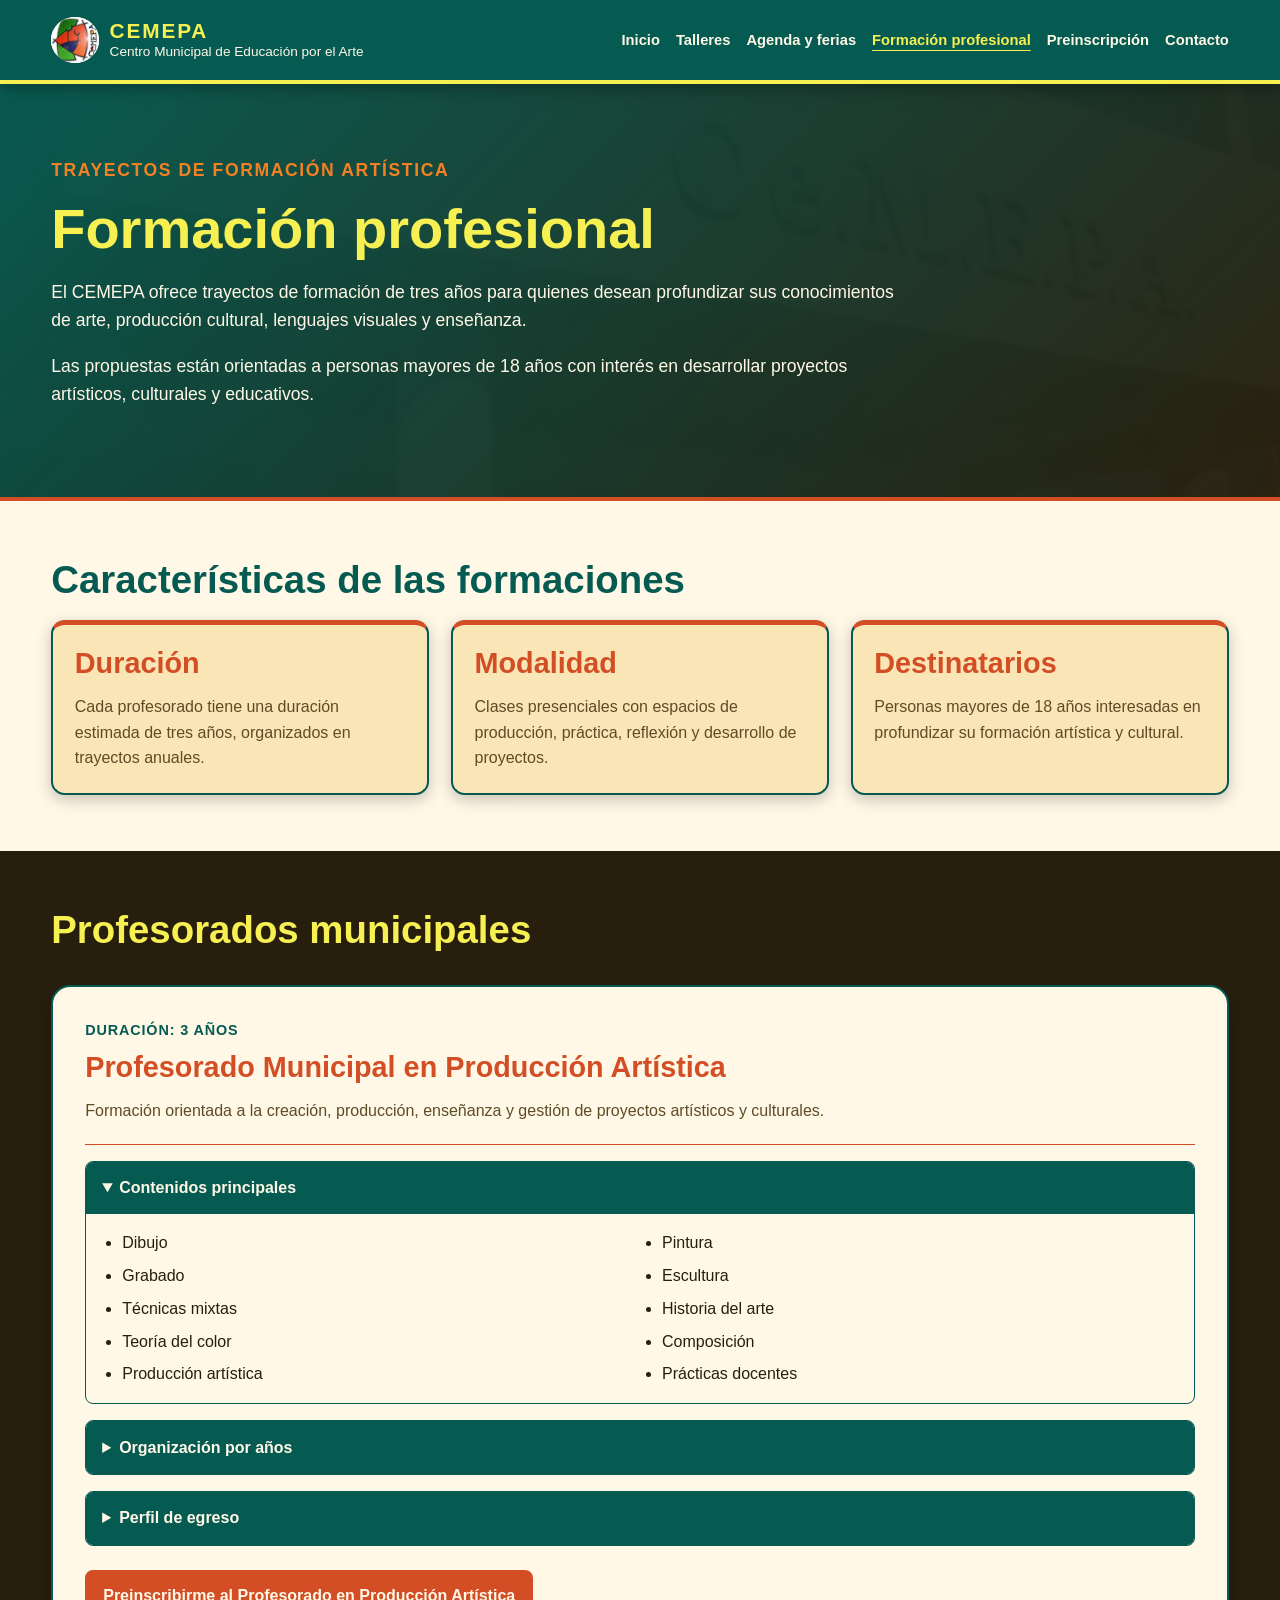
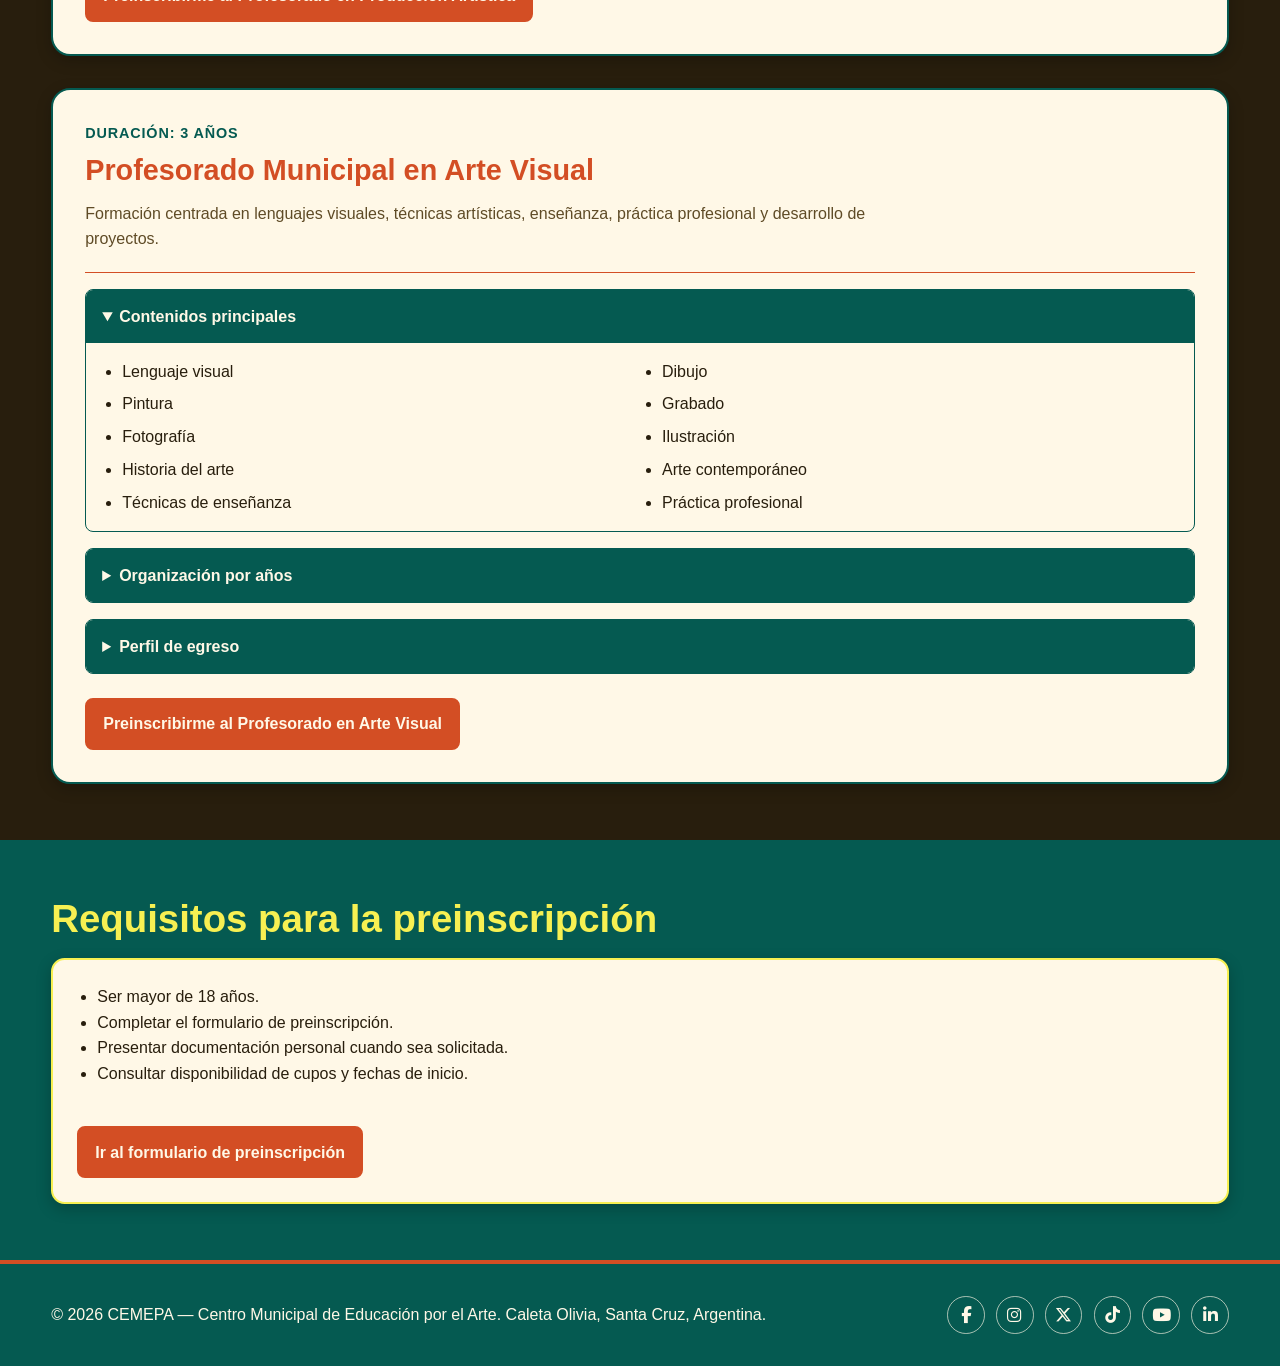
<file: ProyectoOlimpiadasIpp/cemepa-feria-culturales/profesorados.html>
<!DOCTYPE html>
<html lang="es">
<head>
  <meta charset="UTF-8">
  <meta name="viewport" content="width=device-width, initial-scale=1.0">

  <meta
    name="description"
    content="Profesorados municipales y formación profesional de tres años del CEMEPA de Caleta Olivia."
  >

  <title>Formación profesional | CEMEPA Caleta Olivia</title>

  <link rel="stylesheet" href="../css/profesorados.css">
  <link rel="stylesheet" href="../css/identidad-cemepa.css">

  <link
    rel="stylesheet"
    href="https://cdnjs.cloudflare.com/ajax/libs/font-awesome/6.5.1/css/all.min.css"
  >
</head>

<body>

  <header class="encabezado-principal">
    <div class="contenedor-header">
      <a class="marca-cemepa" href="index.html">
        <img src="../imagenesc01-10-26/Logo%20Cemepa.jpg" alt="Logo del CEMEPA">
        <div class="texto-marca">
          <strong>CEMEPA</strong>
          <span>Centro Municipal de Educación por el Arte</span>
        </div>
      </a>

      <button
        class="boton-menu"
        id="boton-menu"
        type="button"
        aria-label="Abrir menú de navegación"
        aria-controls="menu-principal"
        aria-expanded="false"
      >
        Menú
      </button>

      <nav id="menu-principal" aria-label="Navegación principal">
        <ul>
          <li><a href="index.html">Inicio</a></li>
          <li><a href="talleres.html">Talleres</a></li>
          <li><a href="agenda.html">Agenda y ferias</a></li>
          <li>
            <a href="profesorados.html" aria-current="page">
              Formación profesional
            </a>
          </li>
          <li><a href="preinscripcion.html">Preinscripción</a></li>
          <li><a href="contacto.html">Contacto</a></li>
        </ul>
      </nav>
    </div>
  </header>

  <main>

    <section
      class="presentacion-profesorados"
      aria-labelledby="titulo-profesorados"
    >
      <div class="contenedor">
        <p class="etiqueta-presentacion">
          Trayectos de formación artística
        </p>

        <h1 id="titulo-profesorados">Formación profesional</h1>

        <p>
          El CEMEPA ofrece trayectos de formación de tres años para quienes
          desean profundizar sus conocimientos de arte, producción cultural,
          lenguajes visuales y enseñanza.
        </p>

        <p>
          Las propuestas están orientadas a personas mayores de 18 años con
          interés en desarrollar proyectos artísticos, culturales y educativos.
        </p>
      </div>
    </section>

    <section
      class="informacion-general"
      aria-labelledby="titulo-caracteristicas"
    >
      <div class="contenedor">
        <h2 id="titulo-caracteristicas">
          Características de las formaciones
        </h2>

        <div class="caracteristicas-formacion">
          <article>
            <h3>Duración</h3>
            <p>
              Cada profesorado tiene una duración estimada de tres años,
              organizados en trayectos anuales.
            </p>
          </article>

          <article>
            <h3>Modalidad</h3>
            <p>
              Clases presenciales con espacios de producción, práctica,
              reflexión y desarrollo de proyectos.
            </p>
          </article>

          <article>
            <h3>Destinatarios</h3>
            <p>
              Personas mayores de 18 años interesadas en profundizar su
              formación artística y cultural.
            </p>
          </article>
        </div>
      </div>
    </section>

    <section
      class="seccion-profesorados"
      aria-labelledby="titulo-propuestas"
    >
      <div class="contenedor">
        <h2 id="titulo-propuestas">Profesorados municipales</h2>

        <article
          class="profesorado-completo"
          id="produccion-artistica"
        >
          <div class="encabezado-profesorado">
            <p class="etiqueta-profesorado">Duración: 3 años</p>

            <h3>Profesorado Municipal en Producción Artística</h3>

            <p>
              Formación orientada a la creación, producción, enseñanza y
              gestión de proyectos artísticos y culturales.
            </p>
          </div>

          <details open>
            <summary>Contenidos principales</summary>

            <ul class="lista-contenidos">
              <li>Dibujo</li>
              <li>Pintura</li>
              <li>Grabado</li>
              <li>Escultura</li>
              <li>Técnicas mixtas</li>
              <li>Historia del arte</li>
              <li>Teoría del color</li>
              <li>Composición</li>
              <li>Producción artística</li>
              <li>Prácticas docentes</li>
            </ul>
          </details>

          <details>
            <summary>Organización por años</summary>

            <div class="plan-estudios">
              <article>
                <h4>1.º año</h4>
                <ul>
                  <li>Introducción al lenguaje visual</li>
                  <li>Dibujo</li>
                  <li>Color</li>
                  <li>Historia del arte</li>
                </ul>
              </article>

              <article>
                <h4>2.º año</h4>
                <ul>
                  <li>Pintura</li>
                  <li>Grabado</li>
                  <li>Fotografía</li>
                  <li>Composición</li>
                </ul>
              </article>

              <article>
                <h4>3.º año</h4>
                <ul>
                  <li>Producción artística</li>
                  <li>Proyecto final</li>
                  <li>Práctica docente</li>
                  <li>Gestión de proyectos culturales</li>
                </ul>
              </article>
            </div>
          </details>

          <details>
            <summary>Perfil de egreso</summary>

            <p class="texto-details">
              Al finalizar el trayecto, la persona egresada contará con
              herramientas para producir obras, planificar proyectos artísticos,
              participar en espacios culturales y desarrollar propuestas de
              enseñanza.
            </p>
          </details>

          <a
            class="boton-preinscripcion"
            href="preinscripcion.html?taller=Profesorado%20Municipal%20en%20Producci%C3%B3n%20Art%C3%ADstica"
          >
            Preinscribirme al Profesorado en Producción Artística
          </a>
        </article>

        <article
          class="profesorado-completo"
          id="arte-visual"
        >
          <div class="encabezado-profesorado">
            <p class="etiqueta-profesorado">Duración: 3 años</p>

            <h3>Profesorado Municipal en Arte Visual</h3>

            <p>
              Formación centrada en lenguajes visuales, técnicas artísticas,
              enseñanza, práctica profesional y desarrollo de proyectos.
            </p>
          </div>

          <details open>
            <summary>Contenidos principales</summary>

            <ul class="lista-contenidos">
              <li>Lenguaje visual</li>
              <li>Dibujo</li>
              <li>Pintura</li>
              <li>Grabado</li>
              <li>Fotografía</li>
              <li>Ilustración</li>
              <li>Historia del arte</li>
              <li>Arte contemporáneo</li>
              <li>Técnicas de enseñanza</li>
              <li>Práctica profesional</li>
            </ul>
          </details>

          <details>
            <summary>Organización por años</summary>

            <div class="plan-estudios">
              <article>
                <h4>1.º año</h4>
                <ul>
                  <li>Introducción al lenguaje visual</li>
                  <li>Dibujo</li>
                  <li>Color</li>
                  <li>Historia del arte</li>
                </ul>
              </article>

              <article>
                <h4>2.º año</h4>
                <ul>
                  <li>Pintura</li>
                  <li>Grabado</li>
                  <li>Fotografía</li>
                  <li>Composición</li>
                </ul>
              </article>

              <article>
                <h4>3.º año</h4>
                <ul>
                  <li>Producción artística</li>
                  <li>Proyecto final</li>
                  <li>Práctica docente</li>
                  <li>Gestión de proyectos culturales</li>
                </ul>
              </article>
            </div>
          </details>

          <details>
            <summary>Perfil de egreso</summary>

            <p class="texto-details">
              Al finalizar la formación, la persona egresada contará con
              conocimientos para desarrollar producciones visuales, interpretar
              lenguajes artísticos, trabajar con herramientas y técnicas
              visuales, y participar en propuestas culturales y educativas.
            </p>
          </details>

          <a
            class="boton-preinscripcion"
            href="preinscripcion.html?taller=Profesorado%20Municipal%20en%20Arte%20Visual"
          >
            Preinscribirme al Profesorado en Arte Visual
          </a>
        </article>
      </div>
    </section>

    <section class="requisitos" aria-labelledby="titulo-requisitos">
      <div class="contenedor">
        <h2 id="titulo-requisitos">
          Requisitos para la preinscripción
        </h2>

        <div class="requisitos-contenido">
          <ul>
            <li>Ser mayor de 18 años.</li>
            <li>Completar el formulario de preinscripción.</li>
            <li>Presentar documentación personal cuando sea solicitada.</li>
            <li>Consultar disponibilidad de cupos y fechas de inicio.</li>
          </ul>

          <a
            class="boton-preinscripcion"
            href="preinscripcion.html"
          >
            Ir al formulario de preinscripción
          </a>
        </div>
      </div>
    </section>

  </main>

  <footer>
    <div class="contenedor-footer">
      <p>
        &copy; 2026 CEMEPA — Centro Municipal de Educación por el Arte.
        Caleta Olivia, Santa Cruz, Argentina.
      </p>

      <div class="redes-sociales" aria-label="Redes sociales">
        <a
          href="https://www.facebook.com/"
          target="_blank"
          rel="noopener noreferrer"
          aria-label="Facebook"
        >
          <i class="fa-brands fa-facebook-f"></i>
        </a>

        <a
          href="https://www.instagram.com/"
          target="_blank"
          rel="noopener noreferrer"
          aria-label="Instagram"
        >
          <i class="fa-brands fa-instagram"></i>
        </a>

        <a
          href="https://x.com/"
          target="_blank"
          rel="noopener noreferrer"
          aria-label="X"
        >
          <i class="fa-brands fa-x-twitter"></i>
        </a>

        <a
          href="https://www.tiktok.com/"
          target="_blank"
          rel="noopener noreferrer"
          aria-label="TikTok"
        >
          <i class="fa-brands fa-tiktok"></i>
        </a>

        <a
          href="https://www.youtube.com/"
          target="_blank"
          rel="noopener noreferrer"
          aria-label="YouTube"
        >
          <i class="fa-brands fa-youtube"></i>
        </a>

        <a
          href="https://www.linkedin.com/"
          target="_blank"
          rel="noopener noreferrer"
          aria-label="LinkedIn"
        >
          <i class="fa-brands fa-linkedin-in"></i>
        </a>
      </div>
    </div>
  </footer>

  <script src="../js/profesorados.js"></script>
</body>
</html>
</file>
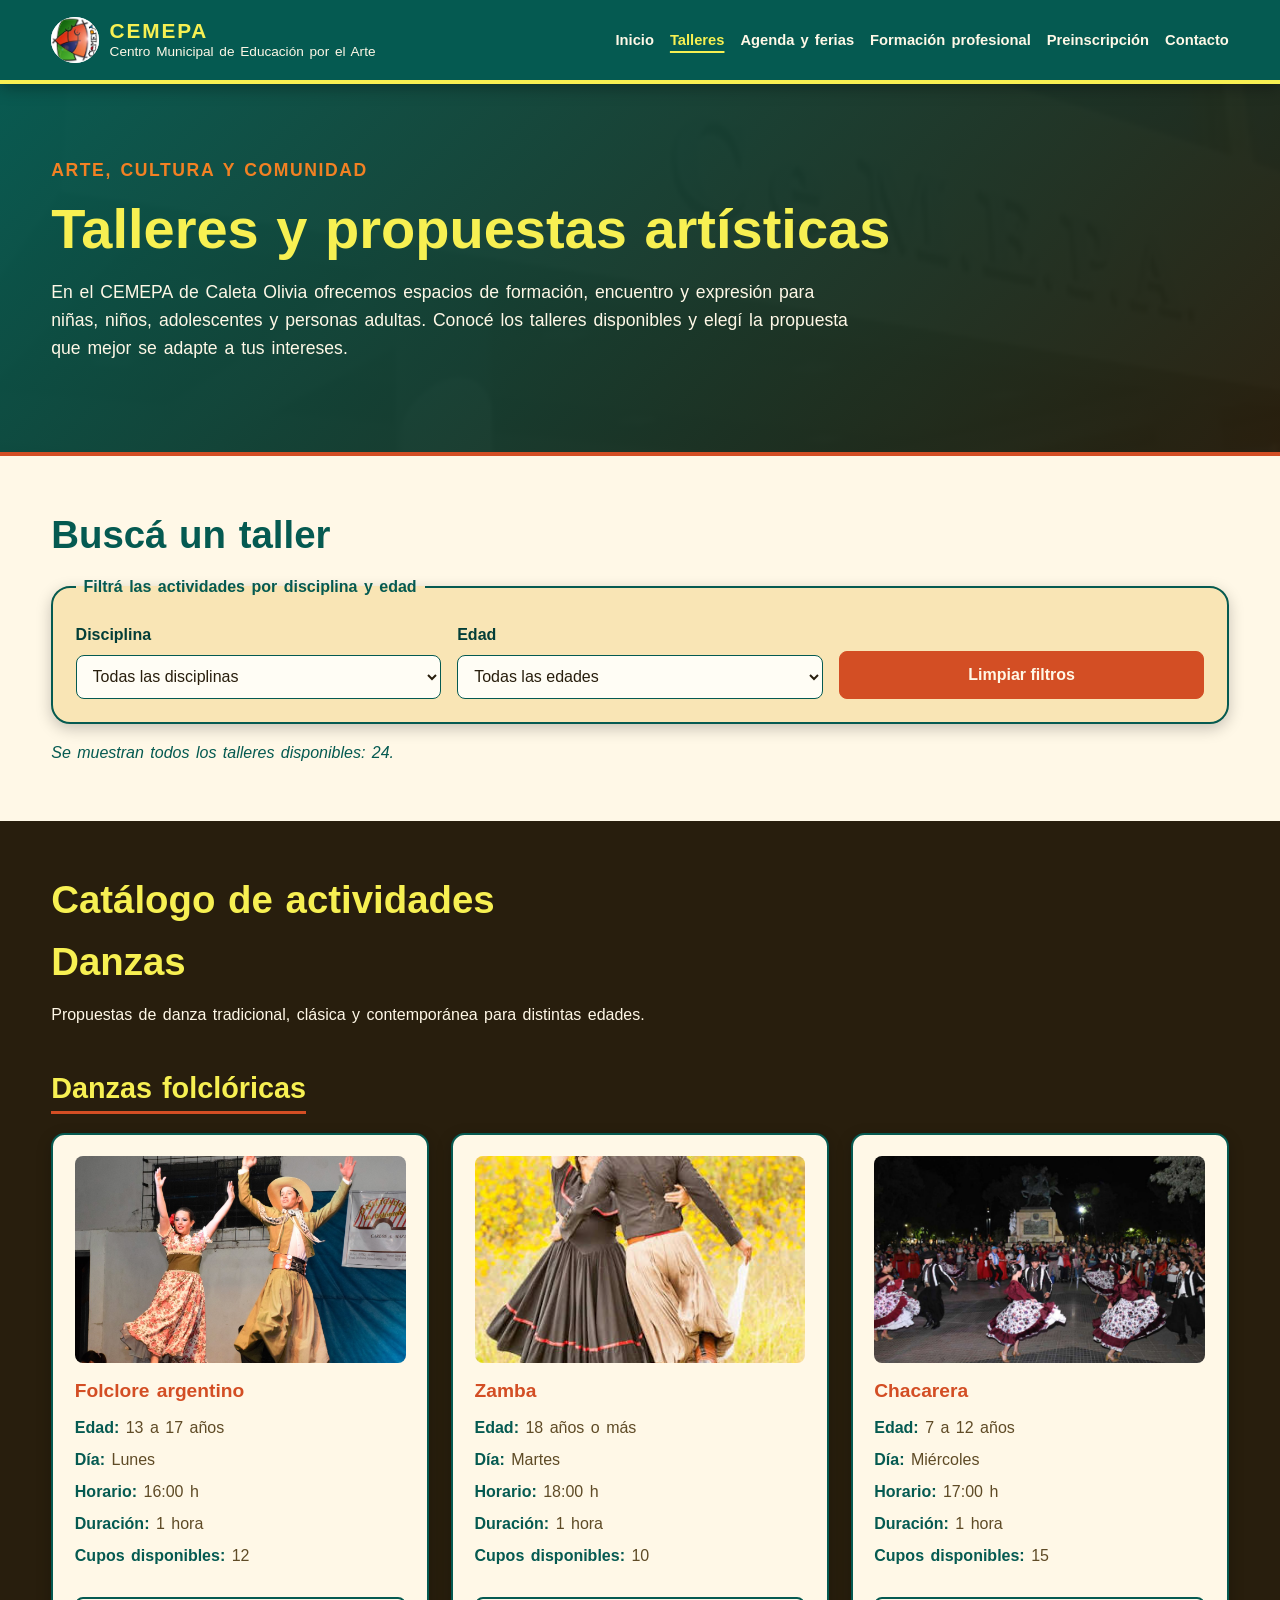
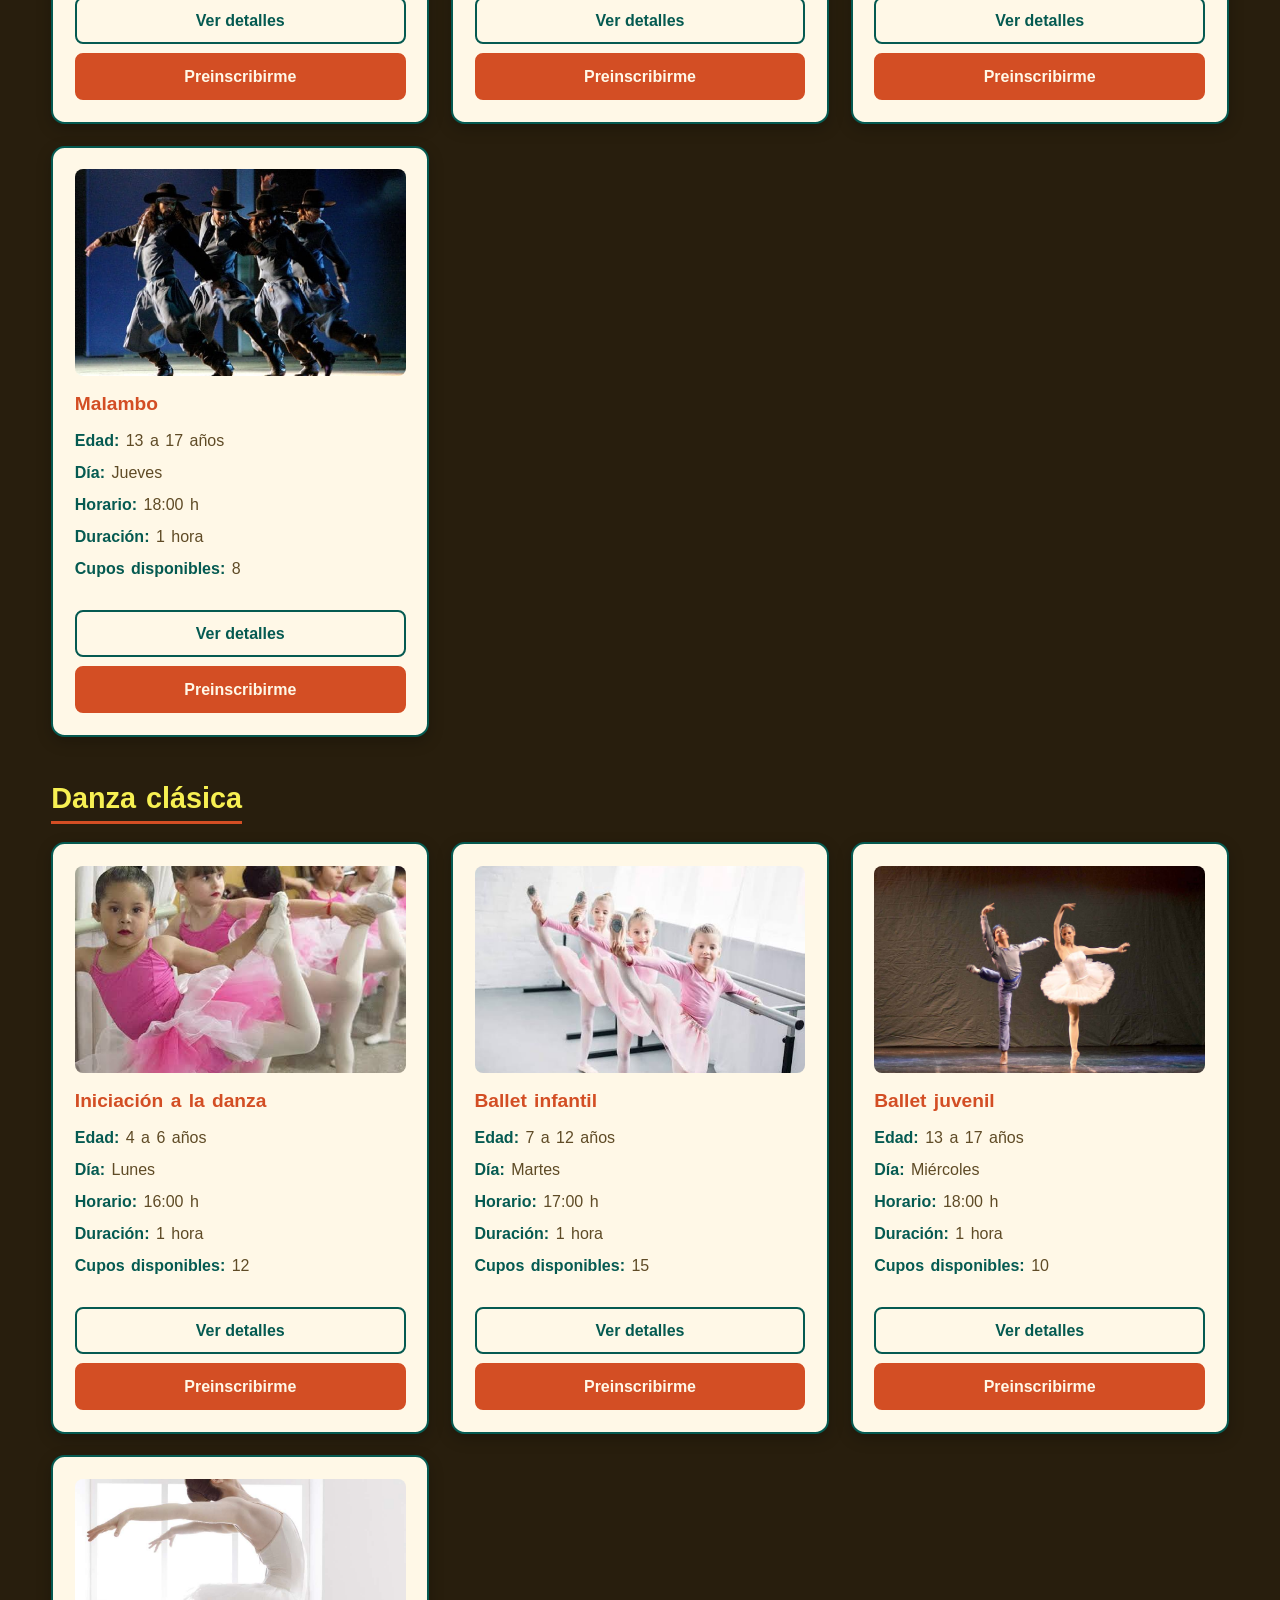
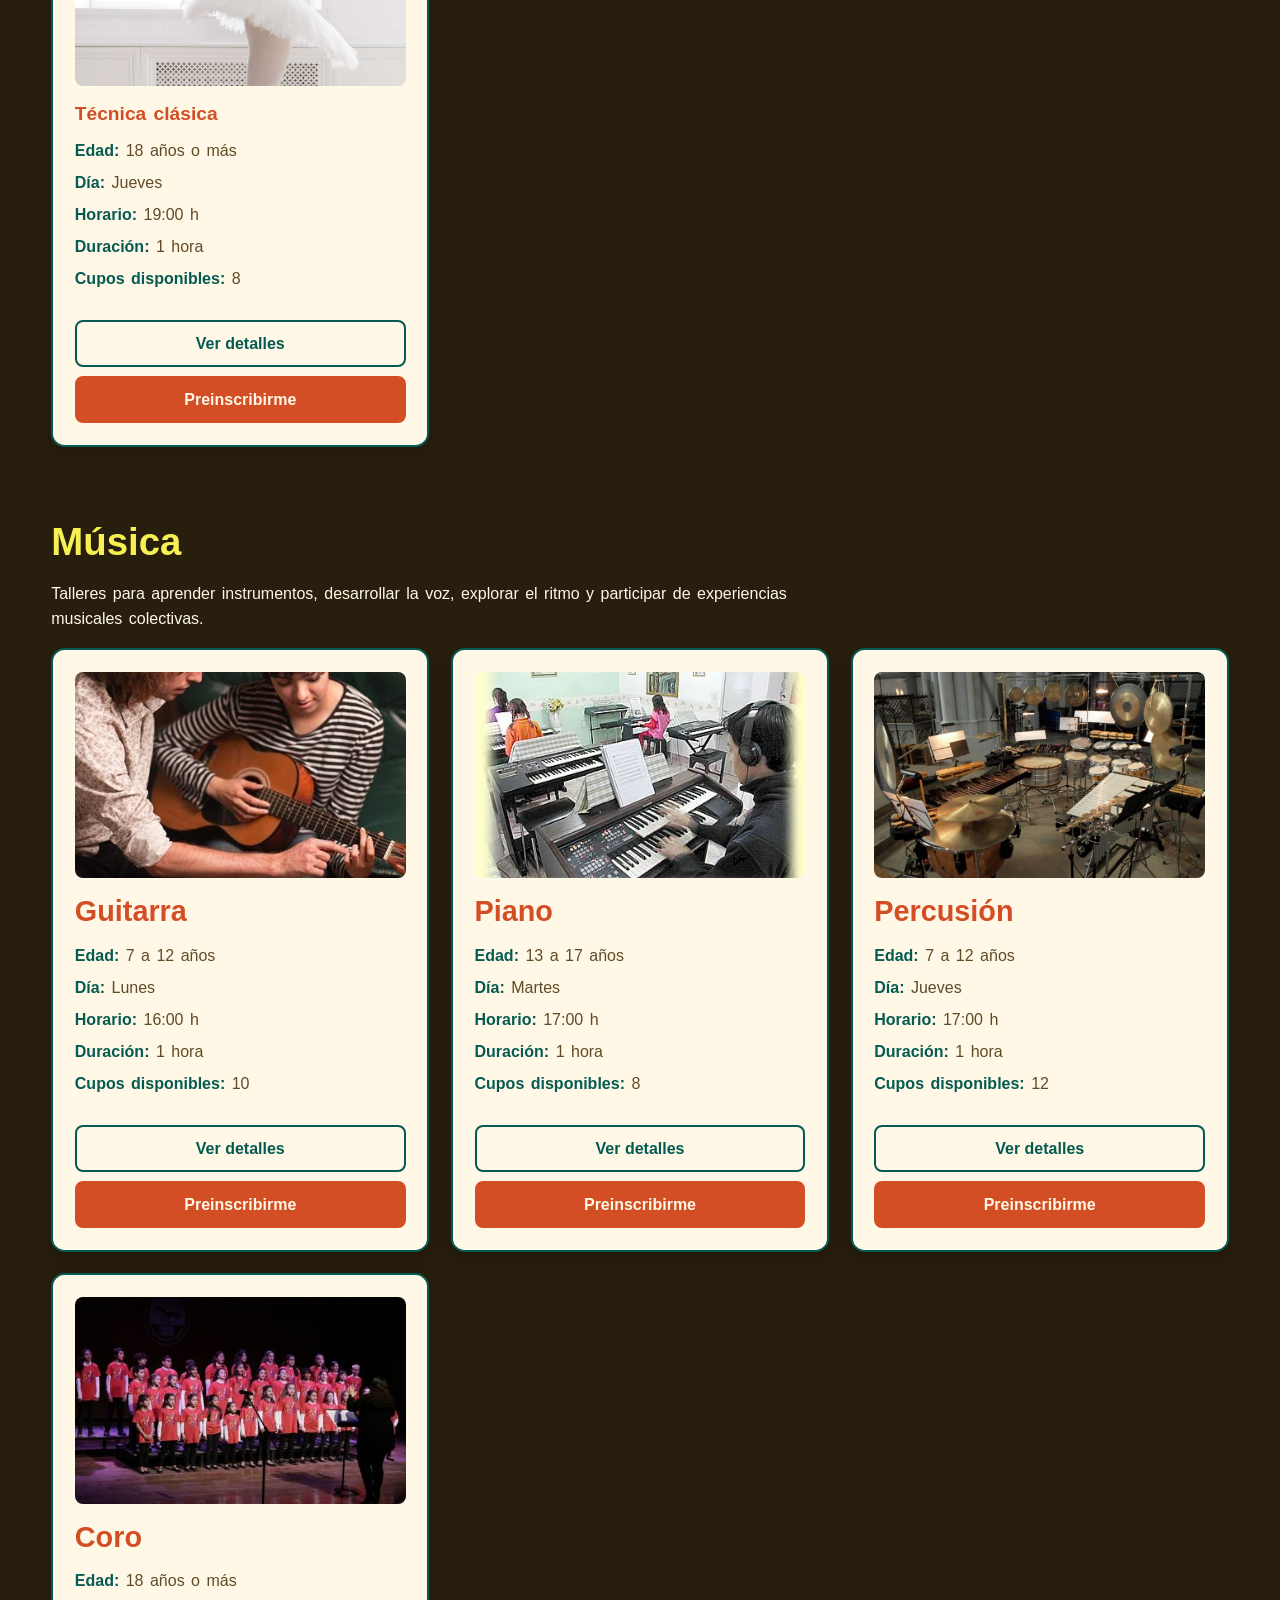
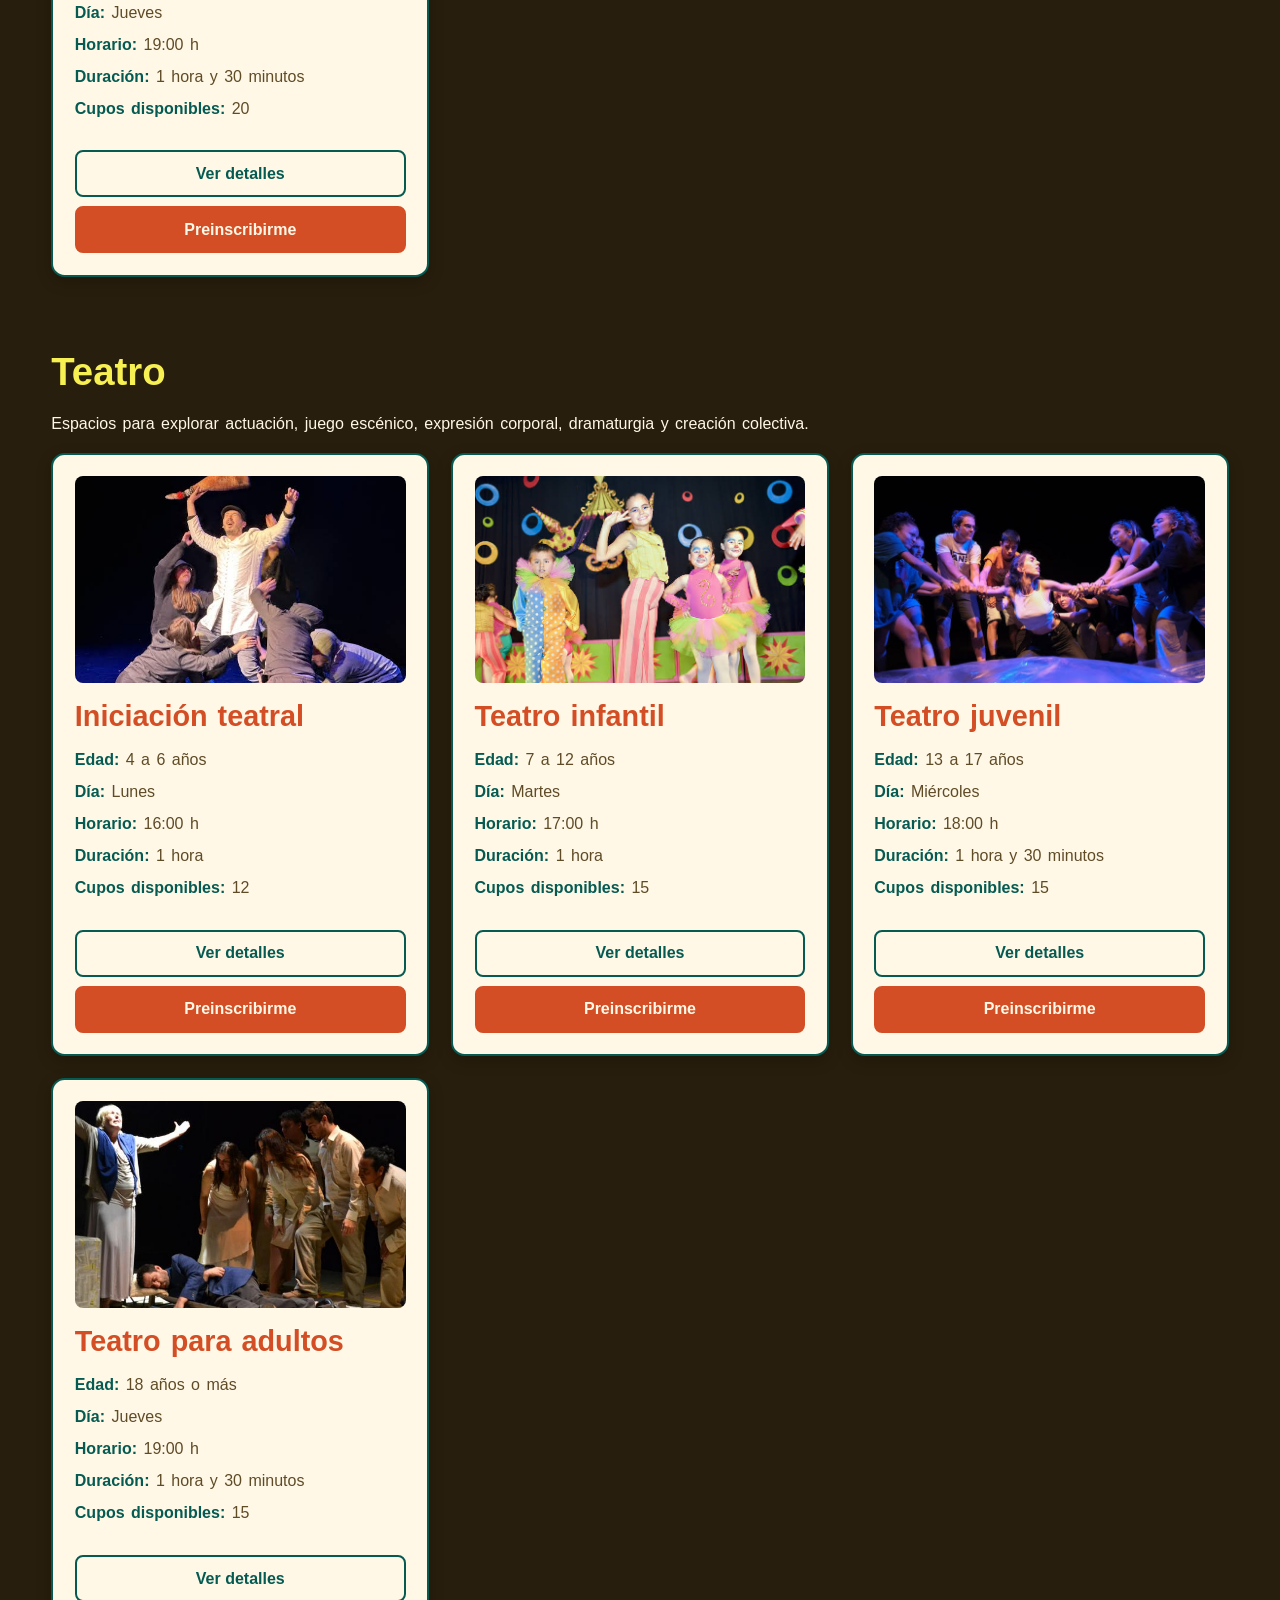
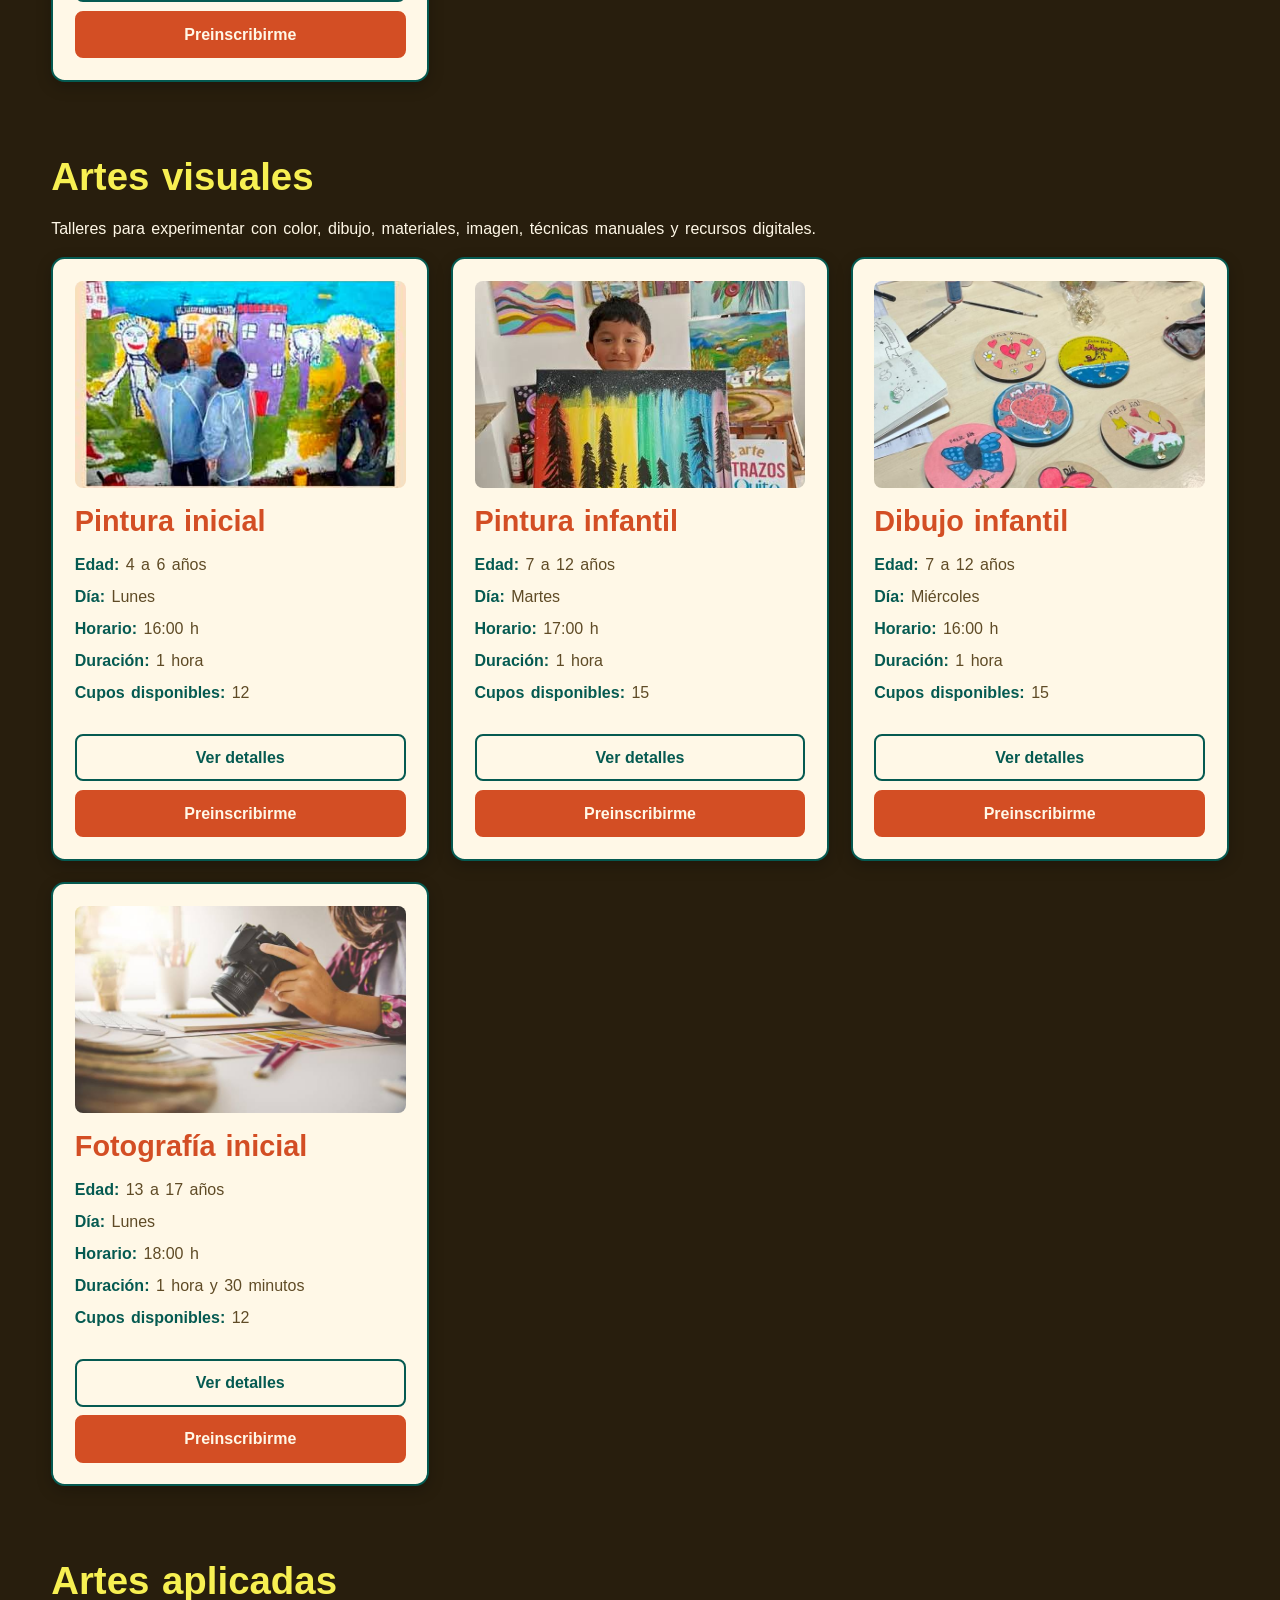
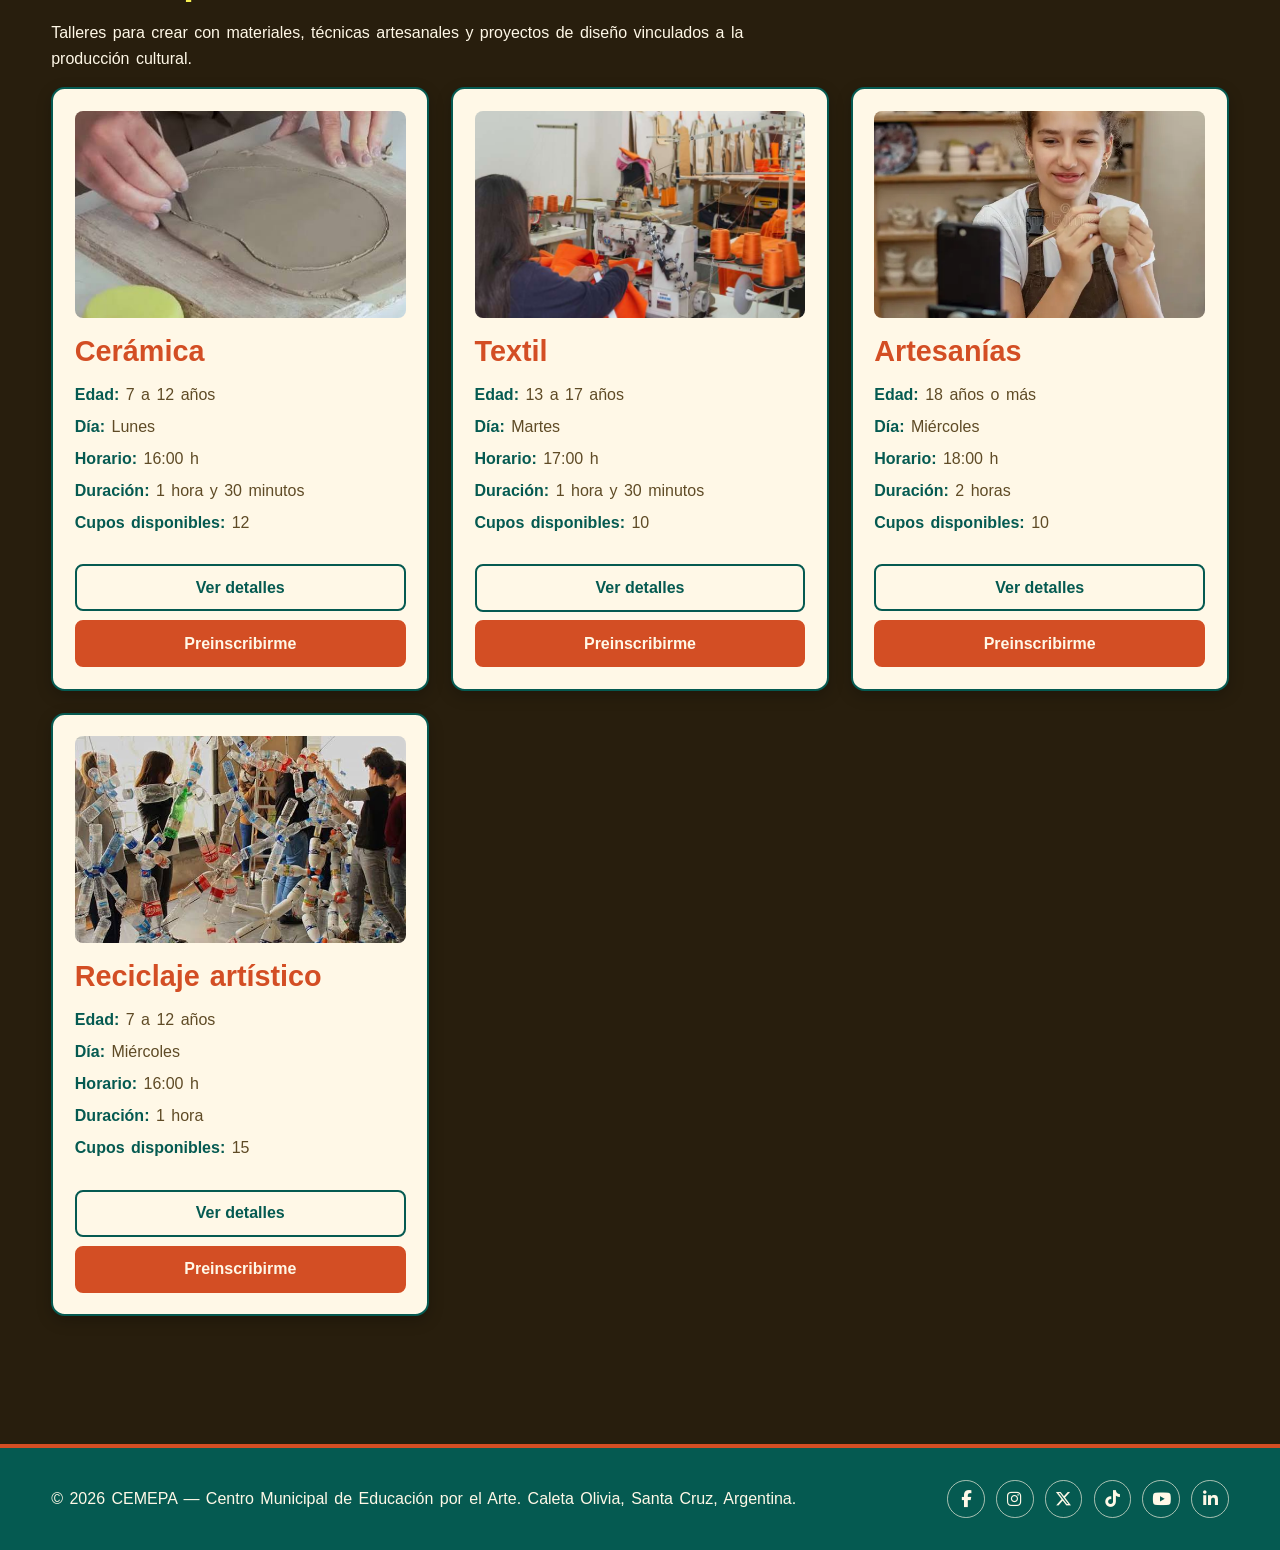
<file: ProyectoOlimpiadasIpp/cemepa-feria-culturales/talleres.html>
<!DOCTYPE html>
<html lang="es">
<head>
  <meta charset="UTF-8">
  <meta name="viewport" content="width=device-width, initial-scale=1.0">

  <meta
    name="description"
    content="Talleres, propuestas artísticas y formación profesional del CEMEPA de Caleta Olivia, Santa Cruz."
  >

  <title>Talleres | CEMEPA Caleta Olivia</title>

  <link rel="stylesheet" href="../css/talleres.css">
  <link rel="stylesheet" href="../css/identidad-cemepa.css">

  <link
    rel="stylesheet"
    href="https://cdnjs.cloudflare.com/ajax/libs/font-awesome/6.5.1/css/all.min.css"
  >
</head>

<body>

  <!-- ==================== ENCABEZADO ==================== -->

  <header class="encabezado-principal">
    <div class="contenedor-header">
      <a class="marca-cemepa" href="index.html">
        <img src="../imagenesc01-10-26/Logo%20Cemepa.jpg" alt="Logo del CEMEPA">
        <div class="texto-marca">
          <strong>CEMEPA</strong>
          <span>Centro Municipal de Educación por el Arte</span>
        </div>
      </a>

      <button
        class="boton-menu"
        id="boton-menu"
        type="button"
        aria-label="Abrir menú de navegación"
        aria-controls="menu-principal"
        aria-expanded="false"
      >
        Menú
      </button>

      <nav id="menu-principal" aria-label="Navegación principal">
        <ul>
          <li><a href="index.html">Inicio</a></li>
          <li>
            <a href="talleres.html" aria-current="page">
              Talleres
            </a>
          </li>
          <li><a href="agenda.html">Agenda y ferias</a></li>
          <li><a href="profesorados.html">Formación profesional</a></li>
          <li><a href="preinscripcion.html">Preinscripción</a></li>
          <li><a href="contacto.html">Contacto</a></li>
        </ul>
      </nav>
    </div>
  </header>

  <!-- ==================== CONTENIDO ==================== -->

  <main>

    <section class="presentacion" aria-labelledby="titulo-talleres">
      <div class="contenedor">
        <p class="etiqueta-presentacion">Arte, cultura y comunidad</p>

        <h1 id="titulo-talleres">Talleres y propuestas artísticas</h1>

        <p>
          En el CEMEPA de Caleta Olivia ofrecemos espacios de formación,
          encuentro y expresión para niñas, niños, adolescentes y personas adultas.
          Conocé los talleres disponibles y elegí la propuesta que mejor se adapte
          a tus intereses.
        </p>
      </div>
    </section>

    <!-- ==================== FILTROS ==================== -->

    <section class="seccion-filtros" aria-labelledby="titulo-filtros">
      <div class="contenedor">
        <h2 id="titulo-filtros">Buscá un taller</h2>

        <form id="formulario-filtros">
          <fieldset>
            <legend>Filtrá las actividades por disciplina y edad</legend>

            <div class="campo-filtro">
              <label for="disciplina">Disciplina</label>

              <select id="disciplina" name="disciplina">
                <option value="todas">Todas las disciplinas</option>
                <option value="danzas">Danzas</option>
                <option value="musica">Música</option>
                <option value="teatro">Teatro</option>
                <option value="pintura">Pintura</option>
                <option value="dibujo">Dibujo</option>
                <option value="grabado">Grabado</option>
                <option value="ilustracion">Ilustración</option>
                <option value="animacion">Animación</option>
                <option value="fotografia">Fotografía</option>
                <option value="artes-aplicadas">Artes aplicadas</option>
              </select>
            </div>

            <div class="campo-filtro">
              <label for="edad">Edad</label>

              <select id="edad" name="edad">
                <option value="todas">Todas las edades</option>
                <option value="4-6">4 a 6 años</option>
                <option value="7-12">7 a 12 años</option>
                <option value="13-17">13 a 17 años</option>
                <option value="18+">18 años o más</option>
              </select>
            </div>

            <div class="campo-filtro campo-boton">
              <button type="button" id="limpiar-filtros">
                Limpiar filtros
              </button>
            </div>
          </fieldset>
        </form>

        <p id="resultado-filtros" aria-live="polite">
          Se muestran todos los talleres disponibles.
        </p>
      </div>
    </section>

    <!-- ==================== CATÁLOGO ==================== -->

    <section class="catalogo-talleres" aria-labelledby="titulo-catalogo">
      <div class="contenedor">
        <h2 id="titulo-catalogo">Catálogo de actividades</h2>

        <!-- ==================== DANZAS ==================== -->

        <section class="categoria" aria-labelledby="titulo-danzas">
          <h2 id="titulo-danzas">Danzas</h2>

          <p>
            Propuestas de danza tradicional, clásica y contemporánea para
            distintas edades.
          </p>

          <section class="subcategoria" aria-labelledby="titulo-folclore">
            <h3 id="titulo-folclore">Danzas folclóricas</h3>

            <div class="talleres">

              <article
                class="taller"
                data-disciplina="danzas"
                data-edad="13-17"
                data-concepto="El folclore argentino reúne músicas, danzas y costumbres transmitidas entre generaciones, que expresan la identidad y la diversidad cultural de las distintas regiones del país."
              >
                <img class="imagen-taller" src="../imagenesc01-10-26/folclore%20argentino.jpg" alt="Taller de folclore argentino" loading="lazy" decoding="async">
                <h4>Folclore argentino</h4>

                <ul>
                  <li><strong>Edad:</strong> 13 a 17 años</li>
                  <li><strong>Día:</strong> Lunes</li>
                  <li><strong>Horario:</strong> 16:00 h</li>
                  <li><strong>Duración:</strong> 1 hora</li>
                  <li><strong>Cupos disponibles:</strong> 12</li>
                </ul>

                <button type="button" class="boton-detalles">
                  Ver detalles
                </button>

                <a href="preinscripcion.html?taller=Folclore%20argentino">
                  Preinscribirme
                </a>
              </article>

              <article
                class="taller"
                data-disciplina="danzas"
                data-edad="18+"
                data-concepto="La zamba es una danza folklórica de pareja que combina desplazamientos, giros y el juego expresivo del pañuelo, con movimientos que representan un encuentro de cortejo."
              >
                <img class="imagen-taller" src="../imagenesc01-10-26/zamba.jpg" alt="Taller de zamba" loading="lazy" decoding="async">
                <h4>Zamba</h4>

                <ul>
                  <li><strong>Edad:</strong> 18 años o más</li>
                  <li><strong>Día:</strong> Martes</li>
                  <li><strong>Horario:</strong> 18:00 h</li>
                  <li><strong>Duración:</strong> 1 hora</li>
                  <li><strong>Cupos disponibles:</strong> 10</li>
                </ul>

                <button type="button" class="boton-detalles">
                  Ver detalles
                </button>

                <a href="preinscripcion.html?taller=Zamba">
                  Preinscribirme
                </a>
              </article>

              <article
                class="taller"
                data-disciplina="danzas"
                data-edad="7-12"
                data-concepto="La chacarera es una danza y género musical folklórico de ritmo marcado y carácter alegre, tradicionalmente bailado en pareja y asociado a la cultura de Santiago del Estero."
              >
                <img class="imagen-taller" src="../imagenesc01-10-26/chacarera.jpg" alt="Taller de chacarera" loading="lazy" decoding="async">
                <h4>Chacarera</h4>

                <ul>
                  <li><strong>Edad:</strong> 7 a 12 años</li>
                  <li><strong>Día:</strong> Miércoles</li>
                  <li><strong>Horario:</strong> 17:00 h</li>
                  <li><strong>Duración:</strong> 1 hora</li>
                  <li><strong>Cupos disponibles:</strong> 15</li>
                </ul>

                <button type="button" class="boton-detalles">
                  Ver detalles
                </button>

                <a href="preinscripcion.html?taller=Chacarera">
                  Preinscribirme
                </a>
              </article>

              <article
                class="taller"
                data-disciplina="danzas"
                data-edad="13-17"
                data-concepto="El malambo es una danza folklórica centrada en el zapateo: combina ritmo, destreza y precisión en secuencias de pasos que tradicionalmente se realizan como un desafío entre bailarines."
              >
                <img class="imagen-taller" src="../imagenesc01-10-26/Malambo.jpg" alt="Taller de malambo" loading="lazy" decoding="async">
                <h4>Malambo</h4>

                <ul>
                  <li><strong>Edad:</strong> 13 a 17 años</li>
                  <li><strong>Día:</strong> Jueves</li>
                  <li><strong>Horario:</strong> 18:00 h</li>
                  <li><strong>Duración:</strong> 1 hora</li>
                  <li><strong>Cupos disponibles:</strong> 8</li>
                </ul>

                <button type="button" class="boton-detalles">
                  Ver detalles
                </button>

                <a href="preinscripcion.html?taller=Malambo">
                  Preinscribirme
                </a>
              </article>

            </div>
          </section>

          <section class="subcategoria" aria-labelledby="titulo-clasica">
            <h3 id="titulo-clasica">Danza clásica</h3>

            <div class="talleres">

              <article
                class="taller"
                data-disciplina="danzas"
                data-edad="4-6"
                data-concepto="Un primer acercamiento al movimiento y la danza mediante juegos corporales, música y exploración del espacio, para desarrollar coordinación, ritmo y expresión."
              >
                <img class="imagen-taller" src="../imagenesc01-10-26/iniciacion%20a%20la%20%20danza.jpg" alt="Taller de iniciación a la danza" loading="lazy" decoding="async">
                <h4>Iniciación a la danza</h4>

                <ul>
                  <li><strong>Edad:</strong> 4 a 6 años</li>
                  <li><strong>Día:</strong> Lunes</li>
                  <li><strong>Horario:</strong> 16:00 h</li>
                  <li><strong>Duración:</strong> 1 hora</li>
                  <li><strong>Cupos disponibles:</strong> 12</li>
                </ul>

                <button type="button" class="boton-detalles">
                  Ver detalles
                </button>

                <a
                  href="preinscripcion.html?taller=Iniciaci%C3%B3n%20a%20la%20danza"
                >
                  Preinscribirme
                </a>
              </article>

              <article
                class="taller"
                data-disciplina="danzas"
                data-edad="7-12"
                data-concepto="Una introducción al ballet que trabaja posturas, equilibrio y pasos básicos, acompañados por música y ejercicios adecuados para la infancia."
              >
                <img class="imagen-taller" src="../imagenesc01-10-26/ballet%20infantil.jpg" alt="Taller de ballet infantil" loading="lazy" decoding="async">
                <h4>Ballet infantil</h4>

                <ul>
                  <li><strong>Edad:</strong> 7 a 12 años</li>
                  <li><strong>Día:</strong> Martes</li>
                  <li><strong>Horario:</strong> 17:00 h</li>
                  <li><strong>Duración:</strong> 1 hora</li>
                  <li><strong>Cupos disponibles:</strong> 15</li>
                </ul>

                <button type="button" class="boton-detalles">
                  Ver detalles
                </button>

                <a href="preinscripcion.html?taller=Ballet%20infantil">
                  Preinscribirme
                </a>
              </article>

              <article
                class="taller"
                data-disciplina="danzas"
                data-edad="13-17"
                data-concepto="Práctica de ballet para jóvenes que profundiza posiciones, secuencias y coordinación, y desarrolla fuerza, flexibilidad y expresividad en la danza clásica."
              >
                <img class="imagen-taller" src="../imagenesc01-10-26/ballet-juvenil.jpg" alt="Taller de ballet juvenil" loading="lazy" decoding="async">
                <h4>Ballet juvenil</h4>

                <ul>
                  <li><strong>Edad:</strong> 13 a 17 años</li>
                  <li><strong>Día:</strong> Miércoles</li>
                  <li><strong>Horario:</strong> 18:00 h</li>
                  <li><strong>Duración:</strong> 1 hora</li>
                  <li><strong>Cupos disponibles:</strong> 10</li>
                </ul>

                <button type="button" class="boton-detalles">
                  Ver detalles
                </button>

                <a href="preinscripcion.html?taller=Ballet%20juvenil">
                  Preinscribirme
                </a>
              </article>

              <article
                class="taller"
                data-disciplina="danzas"
                data-edad="18+"
                data-concepto="Entrenamiento sistemático de la técnica del ballet clásico, con trabajo de alineación, posiciones, equilibrio y control para fortalecer la precisión del movimiento."
              >
                <img class="imagen-taller" src="../imagenesc01-10-26/tecnica%20clasica.jpg" alt="Taller de técnica clásica" loading="lazy" decoding="async">
                <h4>Técnica clásica</h4>

                <ul>
                  <li><strong>Edad:</strong> 18 años o más</li>
                  <li><strong>Día:</strong> Jueves</li>
                  <li><strong>Horario:</strong> 19:00 h</li>
                  <li><strong>Duración:</strong> 1 hora</li>
                  <li><strong>Cupos disponibles:</strong> 8</li>
                </ul>

                <button type="button" class="boton-detalles">
                  Ver detalles
                </button>

                <a href="preinscripcion.html?taller=T%C3%A9cnica%20cl%C3%A1sica">
                  Preinscribirme
                </a>
              </article>

            </div>
          </section>
        </section>

        <!-- ==================== MÚSICA ==================== -->

        <section class="categoria" aria-labelledby="titulo-musica">
          <h2 id="titulo-musica">Música</h2>

          <p>
            Talleres para aprender instrumentos, desarrollar la voz, explorar
            el ritmo y participar de experiencias musicales colectivas.
          </p>

          <div class="talleres">

            <article
              class="taller"
              data-disciplina="musica"
              data-edad="7-12"
              data-concepto="Aprendizaje inicial de la guitarra, instrumento de cuerdas usado para acompañar canciones y tocar melodías, con práctica de acordes, ritmo y escucha musical."
            >
              <img class="imagen-taller" src="../imagenesc01-10-26/guitarra.jpg" alt="Taller de guitarra" loading="lazy" decoding="async">
              <h3>Guitarra</h3>

              <ul>
                <li><strong>Edad:</strong> 7 a 12 años</li>
                <li><strong>Día:</strong> Lunes</li>
                <li><strong>Horario:</strong> 16:00 h</li>
                <li><strong>Duración:</strong> 1 hora</li>
                <li><strong>Cupos disponibles:</strong> 10</li>
              </ul>

              <button type="button" class="boton-detalles">
                Ver detalles
              </button>

              <a href="preinscripcion.html?taller=Guitarra">
                Preinscribirme
              </a>
            </article>

            <article
              class="taller"
              data-disciplina="musica"
              data-edad="13-17"
              data-concepto="Exploración del piano y su teclado para interpretar melodías y acordes, conocer nociones musicales y desarrollar coordinación entre ambas manos."
            >
              <img class="imagen-taller" src="../imagenesc01-10-26/piano.jpg" alt="Taller de piano" loading="lazy" decoding="async">
              <h3>Piano</h3>

              <ul>
                <li><strong>Edad:</strong> 13 a 17 años</li>
                <li><strong>Día:</strong> Martes</li>
                <li><strong>Horario:</strong> 17:00 h</li>
                <li><strong>Duración:</strong> 1 hora</li>
                <li><strong>Cupos disponibles:</strong> 8</li>
              </ul>

              <button type="button" class="boton-detalles">
                Ver detalles
              </button>

              <a href="preinscripcion.html?taller=Piano">
                Preinscribirme
              </a>
            </article>

            <article
              class="taller"
              data-disciplina="musica"
              data-edad="7-12"
              data-concepto="La percusión reúne instrumentos que producen sonido al golpearse, sacudirse o frotarse; en el taller se exploran ritmos, patrones y el trabajo musical en grupo."
            >
              <img class="imagen-taller" src="../imagenesc01-10-26/percusion.png" alt="Taller de percusión" loading="lazy" decoding="async">
              <h3>Percusión</h3>

              <ul>
                <li><strong>Edad:</strong> 7 a 12 años</li>
                <li><strong>Día:</strong> Jueves</li>
                <li><strong>Horario:</strong> 17:00 h</li>
                <li><strong>Duración:</strong> 1 hora</li>
                <li><strong>Cupos disponibles:</strong> 12</li>
              </ul>

              <button type="button" class="boton-detalles">
                Ver detalles
              </button>

              <a href="preinscripcion.html?taller=Percusi%C3%B3n">
                Preinscribirme
              </a>
            </article>

            <article
              class="taller"
              data-disciplina="musica"
              data-edad="18+"
              data-concepto="El canto coral es una práctica colectiva en la que varias voces interpretan una obra, entrenando la escucha, la afinación y la armonía para crear un sonido común."
            >
              <img class="imagen-taller" src="../imagenesc01-10-26/coro.jpg" alt="Taller de coro" loading="lazy" decoding="async">
              <h3>Coro</h3>

              <ul>
                <li><strong>Edad:</strong> 18 años o más</li>
                <li><strong>Día:</strong> Jueves</li>
                <li><strong>Horario:</strong> 19:00 h</li>
                <li><strong>Duración:</strong> 1 hora y 30 minutos</li>
                <li><strong>Cupos disponibles:</strong> 20</li>
              </ul>

              <button type="button" class="boton-detalles">
                Ver detalles
              </button>

              <a href="preinscripcion.html?taller=Coro">
                Preinscribirme
              </a>
            </article>

          </div>
        </section>

        <!-- ==================== TEATRO ==================== -->

        <section class="categoria" aria-labelledby="titulo-teatro">
          <h2 id="titulo-teatro">Teatro</h2>

          <p>
            Espacios para explorar actuación, juego escénico, expresión corporal,
            dramaturgia y creación colectiva.
          </p>

          <div class="talleres">

            <article
              class="taller"
              data-disciplina="teatro"
              data-edad="4-6"
              data-concepto="Un primer acercamiento al teatro a través del juego dramático, la imaginación y la expresión corporal y vocal, explorando personajes y situaciones sencillas."
            >
              <img class="imagen-taller" src="../imagenesc01-10-26/iniciacion%20teatral.jpg" alt="Taller de iniciación teatral" loading="lazy" decoding="async">
              <h3>Iniciación teatral</h3>

              <ul>
                <li><strong>Edad:</strong> 4 a 6 años</li>
                <li><strong>Día:</strong> Lunes</li>
                <li><strong>Horario:</strong> 16:00 h</li>
                <li><strong>Duración:</strong> 1 hora</li>
                <li><strong>Cupos disponibles:</strong> 12</li>
              </ul>

              <button type="button" class="boton-detalles">
                Ver detalles
              </button>

              <a href="preinscripcion.html?taller=Iniciaci%C3%B3n%20teatral">
                Preinscribirme
              </a>
            </article>

            <article
              class="taller"
              data-disciplina="teatro"
              data-edad="7-12"
              data-concepto="Un espacio para crear e interpretar historias mediante juegos teatrales, personajes y escenas, desarrollando imaginación, expresión y colaboración."
            >
              <img class="imagen-taller" src="../imagenesc01-10-26/teatro%20infantil.jpg" alt="Taller de teatro infantil" loading="lazy" decoding="async">
              <h3>Teatro infantil</h3>

              <ul>
                <li><strong>Edad:</strong> 7 a 12 años</li>
                <li><strong>Día:</strong> Martes</li>
                <li><strong>Horario:</strong> 17:00 h</li>
                <li><strong>Duración:</strong> 1 hora</li>
                <li><strong>Cupos disponibles:</strong> 15</li>
              </ul>

              <button type="button" class="boton-detalles">
                Ver detalles
              </button>

              <a href="preinscripcion.html?taller=Teatro%20infantil">
                Preinscribirme
              </a>
            </article>

            <article
              class="taller"
              data-disciplina="teatro"
              data-edad="13-17"
              data-concepto="Práctica teatral para jóvenes que combina improvisación, creación de personajes y escenas, y trabajo grupal para comunicar ideas a través de la actuación."
            >
              <img class="imagen-taller" src="../imagenesc01-10-26/teatro%20juvenil.jpg" alt="Taller de teatro juvenil" loading="lazy" decoding="async">
              <h3>Teatro juvenil</h3>

              <ul>
                <li><strong>Edad:</strong> 13 a 17 años</li>
                <li><strong>Día:</strong> Miércoles</li>
                <li><strong>Horario:</strong> 18:00 h</li>
                <li><strong>Duración:</strong> 1 hora y 30 minutos</li>
                <li><strong>Cupos disponibles:</strong> 15</li>
              </ul>

              <button type="button" class="boton-detalles">
                Ver detalles
              </button>

              <a href="preinscripcion.html?taller=Teatro%20juvenil">
                Preinscribirme
              </a>
            </article>

            <article
              class="taller"
              data-disciplina="teatro"
              data-edad="18+"
              data-concepto="Un espacio de formación y creación escénica para personas adultas, con ejercicios de actuación, expresión corporal y vocal, e interpretación de situaciones y textos."
            >
              <img class="imagen-taller" src="../imagenesc01-10-26/teatro%20adulto.jpg" alt="Taller de teatro para adultos" loading="lazy" decoding="async">
              <h3>Teatro para adultos</h3>

              <ul>
                <li><strong>Edad:</strong> 18 años o más</li>
                <li><strong>Día:</strong> Jueves</li>
                <li><strong>Horario:</strong> 19:00 h</li>
                <li><strong>Duración:</strong> 1 hora y 30 minutos</li>
                <li><strong>Cupos disponibles:</strong> 15</li>
              </ul>

              <button type="button" class="boton-detalles">
                Ver detalles
              </button>

              <a href="preinscripcion.html?taller=Teatro%20para%20adultos">
                Preinscribirme
              </a>
            </article>

          </div>
        </section>

        <!-- ==================== ARTES VISUALES ==================== -->

        <section class="categoria" aria-labelledby="titulo-artes-visuales">
          <h2 id="titulo-artes-visuales">Artes visuales</h2>

          <p>
            Talleres para experimentar con color, dibujo, materiales, imagen,
            técnicas manuales y recursos digitales.
          </p>

          <div class="talleres">

            <article
              class="taller"
              data-disciplina="pintura"
              data-edad="4-6"
              data-concepto="Primeras experiencias con la pintura para explorar colores, herramientas y materiales, y expresar ideas mediante composiciones libres y juegos visuales."
            >
              <img class="imagen-taller" src="../imagenesc01-10-26/pintura%20inicial.jpg" alt="Taller de pintura inicial" loading="lazy" decoding="async">
              <h3>Pintura inicial</h3>

              <ul>
                <li><strong>Edad:</strong> 4 a 6 años</li>
                <li><strong>Día:</strong> Lunes</li>
                <li><strong>Horario:</strong> 16:00 h</li>
                <li><strong>Duración:</strong> 1 hora</li>
                <li><strong>Cupos disponibles:</strong> 12</li>
              </ul>

              <button type="button" class="boton-detalles">
                Ver detalles
              </button>

              <a href="preinscripcion.html?taller=Pintura%20inicial">
                Preinscribirme
              </a>
            </article>

            <article
              class="taller"
              data-disciplina="pintura"
              data-edad="7-12"
              data-concepto="Un taller para experimentar con técnicas y materiales de pintura, observar el entorno y desarrollar la creatividad en imágenes propias."
            >
              <img class="imagen-taller" src="../imagenesc01-10-26/pintura%20infantil.jpg" alt="Taller de pintura infantil" loading="lazy" decoding="async">
              <h3>Pintura infantil</h3>

              <ul>
                <li><strong>Edad:</strong> 7 a 12 años</li>
                <li><strong>Día:</strong> Martes</li>
                <li><strong>Horario:</strong> 17:00 h</li>
                <li><strong>Duración:</strong> 1 hora</li>
                <li><strong>Cupos disponibles:</strong> 15</li>
              </ul>

              <button type="button" class="boton-detalles">
                Ver detalles
              </button>

              <a href="preinscripcion.html?taller=Pintura%20infantil">
                Preinscribirme
              </a>
            </article>

            <article
              class="taller"
              data-disciplina="dibujo"
              data-edad="7-12"
              data-concepto="Introducción al dibujo mediante líneas, formas y observación, para representar ideas y objetos y adquirir recursos básicos de expresión visual."
            >
              <img class="imagen-taller" src="../imagenesc01-10-26/dibujo%20infantil.jpeg" alt="Taller de dibujo infantil" loading="lazy" decoding="async">
              <h3>Dibujo infantil</h3>

              <ul>
                <li><strong>Edad:</strong> 7 a 12 años</li>
                <li><strong>Día:</strong> Miércoles</li>
                <li><strong>Horario:</strong> 16:00 h</li>
                <li><strong>Duración:</strong> 1 hora</li>
                <li><strong>Cupos disponibles:</strong> 15</li>
              </ul>

              <button type="button" class="boton-detalles">
                Ver detalles
              </button>

              <a href="preinscripcion.html?taller=Dibujo%20infantil">
                Preinscribirme
              </a>
            </article>

            <article
              class="taller"
              data-disciplina="fotografia"
              data-edad="13-17"
              data-concepto="Introducción a la fotografía y a la creación de imágenes: se exploran encuadre, luz y enfoque para contar historias y comunicar una mirada propia."
            >
              <img class="imagen-taller" src="../imagenesc01-10-26/fotografia%20inicial.jpg" alt="Taller de fotografía inicial" loading="lazy" decoding="async">
              <h3>Fotografía inicial</h3>

              <ul>
                <li><strong>Edad:</strong> 13 a 17 años</li>
                <li><strong>Día:</strong> Lunes</li>
                <li><strong>Horario:</strong> 18:00 h</li>
                <li><strong>Duración:</strong> 1 hora y 30 minutos</li>
                <li><strong>Cupos disponibles:</strong> 12</li>
              </ul>

              <button type="button" class="boton-detalles">
                Ver detalles
              </button>

              <a href="preinscripcion.html?taller=Fotograf%C3%ADa%20inicial">
                Preinscribirme
              </a>
            </article>

          </div>
        </section>

        <!-- ==================== ARTES APLICADAS ==================== -->

        <section class="categoria" aria-labelledby="titulo-artes-aplicadas">
          <h2 id="titulo-artes-aplicadas">Artes aplicadas</h2>

          <p>
            Talleres para crear con materiales, técnicas artesanales y proyectos
            de diseño vinculados a la producción cultural.
          </p>

          <div class="talleres">

            <article
              class="taller"
              data-disciplina="artes-aplicadas"
              data-edad="7-12"
              data-concepto="Exploración de la arcilla como material plástico para modelar formas, desarrollar habilidades manuales y crear objetos mediante técnicas básicas de cerámica."
            >
              <img class="imagen-taller" src="../imagenesc01-10-26/ceramica%20inicial.jpg" alt="Taller de cerámica" loading="lazy" decoding="async">
              <h3>Cerámica</h3>

              <ul>
                <li><strong>Edad:</strong> 7 a 12 años</li>
                <li><strong>Día:</strong> Lunes</li>
                <li><strong>Horario:</strong> 16:00 h</li>
                <li><strong>Duración:</strong> 1 hora y 30 minutos</li>
                <li><strong>Cupos disponibles:</strong> 12</li>
              </ul>

              <button type="button" class="boton-detalles">
                Ver detalles
              </button>

              <a href="preinscripcion.html?taller=Cer%C3%A1mica">
                Preinscribirme
              </a>
            </article>

            <article
              class="taller"
              data-disciplina="artes-aplicadas"
              data-edad="13-17"
              data-concepto="Un acercamiento a las técnicas textiles para trabajar con hilos, fibras y telas, crear piezas propias y conocer distintas formas de construcción y diseño."
            >
              <img class="imagen-taller" src="../imagenesc01-10-26/textil.jpg" alt="Taller de textil" loading="lazy" decoding="async">
              <h3>Textil</h3>

              <ul>
                <li><strong>Edad:</strong> 13 a 17 años</li>
                <li><strong>Día:</strong> Martes</li>
                <li><strong>Horario:</strong> 17:00 h</li>
                <li><strong>Duración:</strong> 1 hora y 30 minutos</li>
                <li><strong>Cupos disponibles:</strong> 10</li>
              </ul>

              <button type="button" class="boton-detalles">
                Ver detalles
              </button>

              <a href="preinscripcion.html?taller=Textil">
                Preinscribirme
              </a>
            </article>

            <article
              class="taller"
              data-disciplina="artes-aplicadas"
              data-edad="18+"
              data-concepto="Creación de objetos artesanales mediante materiales y técnicas manuales, combinando diseño, creatividad y saberes de producción cultural."
            >
              <img class="imagen-taller" src="../imagenesc01-10-26/artesania.webp" alt="Taller de artesanías" loading="lazy" decoding="async">
              <h3>Artesanías</h3>

              <ul>
                <li><strong>Edad:</strong> 18 años o más</li>
                <li><strong>Día:</strong> Miércoles</li>
                <li><strong>Horario:</strong> 18:00 h</li>
                <li><strong>Duración:</strong> 2 horas</li>
                <li><strong>Cupos disponibles:</strong> 10</li>
              </ul>

              <button type="button" class="boton-detalles">
                Ver detalles
              </button>

              <a href="preinscripcion.html?taller=Artesan%C3%ADas">
                Preinscribirme
              </a>
            </article>

            <article
              class="taller"
              data-disciplina="artes-aplicadas"
              data-edad="7-12"
              data-concepto="Creación artística a partir de materiales reutilizados, para imaginar nuevos usos, experimentar con formas y colores y reflexionar sobre el cuidado del ambiente."
            >
              <img class="imagen-taller" src="../imagenesc01-10-26/taller%20de%20arte%20y%20reciclaje.jpg" alt="Taller de arte y reciclaje" loading="lazy" decoding="async">
              <h3>Reciclaje artístico</h3>

              <ul>
                <li><strong>Edad:</strong> 7 a 12 años</li>
                <li><strong>Día:</strong> Miércoles</li>
                <li><strong>Horario:</strong> 16:00 h</li>
                <li><strong>Duración:</strong> 1 hora</li>
                <li><strong>Cupos disponibles:</strong> 15</li>
              </ul>

              <button type="button" class="boton-detalles">
                Ver detalles
              </button>

              <a
                href="preinscripcion.html?taller=Reciclaje%20art%C3%ADstico"
              >
                Preinscribirme
              </a>
            </article>

          </div>
        </section>

      </div>
    </section>

    <div class="contenedor">
      <p id="sin-resultados" hidden aria-live="polite">
        No se encontraron talleres que coincidan con los filtros seleccionados.
        Probá con otra disciplina o rango de edad.
      </p>
    </div>

  </main>

  <!-- ==================== MODAL ==================== -->

  <dialog id="modal-detalles" aria-labelledby="titulo-modal-detalles">
    <div class="modal-contenido">
      <button
        id="cerrar-modal-detalles"
        class="boton-cerrar-modal"
        type="button"
        aria-label="Cerrar detalles del taller"
      >
        ×
      </button>

      <h2 id="titulo-modal-detalles">Detalle del taller</h2>

      <div id="contenido-modal-detalles"></div>

      <a
        id="enlace-preinscripcion-modal"
        class="boton-preinscripcion-modal"
        href="preinscripcion.html"
      >
        Preinscribirme
      </a>
    </div>
  </dialog>

  <!-- ==================== FOOTER ==================== -->

  <footer>
    <div class="contenedor-footer">
      <p>
        &copy; 2026 CEMEPA — Centro Municipal de Educación por el Arte.
        Caleta Olivia, Santa Cruz, Argentina.
      </p>

      <div class="redes-sociales" aria-label="Redes sociales">
        <a
          href="https://www.facebook.com/"
          target="_blank"
          rel="noopener noreferrer"
          aria-label="Facebook"
        >
          <i class="fa-brands fa-facebook-f"></i>
        </a>

        <a
          href="https://www.instagram.com/"
          target="_blank"
          rel="noopener noreferrer"
          aria-label="Instagram"
        >
          <i class="fa-brands fa-instagram"></i>
        </a>

        <a
          href="https://x.com/"
          target="_blank"
          rel="noopener noreferrer"
          aria-label="X"
        >
          <i class="fa-brands fa-x-twitter"></i>
        </a>

        <a
          href="https://www.tiktok.com/"
          target="_blank"
          rel="noopener noreferrer"
          aria-label="TikTok"
        >
          <i class="fa-brands fa-tiktok"></i>
        </a>

        <a
          href="https://www.youtube.com/"
          target="_blank"
          rel="noopener noreferrer"
          aria-label="YouTube"
        >
          <i class="fa-brands fa-youtube"></i>
        </a>

        <a
          href="https://www.linkedin.com/"
          target="_blank"
          rel="noopener noreferrer"
          aria-label="LinkedIn"
        >
          <i class="fa-brands fa-linkedin-in"></i>
        </a>
      </div>
    </div>
  </footer>

  <script src="../js/talleres.js"></script>
</body>
</html>
</file>
<file: ProyectoOlimpiadasIpp/css/estilos.css>
/* ==================================
   CEMEPA - INICIO
   ================================== */

:root {
  --color-principal: #055a51;
  --color-principal-oscuro: #033e38;
  --color-secundario: #d34e24;
  --color-acento: #f7f052;
  --color-acento-naranja: #f28123;

  --color-fondo: #281e0d;
  --color-superficie: #fff8e7;
  --color-texto: #281e0d;

  --radio-pequeno: 0.5rem;
  --radio-grande: 1.2rem;

  --sombra-tarjeta: 0 0.75rem 1.8rem rgb(0 0 0 / 35%);

  --ancho-maximo: 1200px;
}

* {
  box-sizing: border-box;
}

html {
  scroll-behavior: smooth;
}

body {
  min-height: 100vh;
  margin: 0;
  color: var(--color-texto);
  background-color: var(--color-fondo);
  font-family: Arial, Helvetica, sans-serif;
  line-height: 1.6;
}

a {
  color: inherit;
}

button {
  font: inherit;
  cursor: pointer;
}

.contenedor-header,
.contenedor-footer,
.contenedor-inicio {
  width: min(92%, var(--ancho-maximo));
  margin-right: auto;
  margin-left: auto;
}

/* HEADER */

.encabezado-principal {
  position: sticky;
  top: 0;
  z-index: 100;
  background-color: var(--color-principal);
  border-bottom: 0.25rem solid var(--color-acento);
  box-shadow: 0 0.2rem 1rem rgb(0 0 0 / 35%);
}

.contenedor-header {
  display: flex;
  min-height: 5rem;
  align-items: center;
  justify-content: space-between;
  gap: 1rem;
}

.marca-cemepa {
  display: flex;
  align-items: center;
  gap: 0.65rem;
  text-decoration: none;
}

.marca-cemepa img {
  width: 3.6rem;
  height: 3.6rem;
  object-fit: contain;
}

.texto-marca {
  display: flex;
  flex-direction: column;
  font-size: 0.85rem;
  line-height: 1.2;
}

.texto-marca strong {
  color: var(--color-acento);
  font-size: 1.4rem;
  letter-spacing: 0.09em;
}

.texto-marca span {
  color: #fff8e7;
}

.encabezado-principal nav ul {
  display: flex;
  margin: 0;
  padding: 0;
  align-items: center;
  gap: 1rem;
  list-style: none;
}

.encabezado-principal nav a {
  color: #fff8e7;
  font-size: 0.92rem;
  font-weight: 700;
  text-decoration: none;
}

.encabezado-principal nav a:hover,
.encabezado-principal nav a:focus-visible,
.encabezado-principal nav a[aria-current="page"] {
  color: var(--color-acento);
  text-decoration: underline;
  text-decoration-thickness: 0.15rem;
  text-underline-offset: 0.35rem;
}

.boton-menu {
  display: none;
  padding: 0.55rem 0.85rem;
  color: var(--color-principal);
  background-color: var(--color-acento);
  border: 1px solid var(--color-acento);
  border-radius: var(--radio-pequeno);
  font-weight: 700;
}

/* INICIO */

.inicio {
  display: grid;
  min-height: calc(100vh - 5rem);
  padding: 4.5rem 0;
  align-items: center;
  background-image:
    linear-gradient(
      135deg,
      rgb(5 90 81 / 62%),
      rgb(40 30 13 / 65%)
    ),
    url("../imagenesc01-10-26/fachada%20del%20cemepa.png");
  background-position: center;
  background-repeat: no-repeat;
  background-size: cover;
}

.contenido-inicio {
  max-width: 52rem;
  padding: clamp(1.5rem, 4vw, 3rem);
  color: #fff8e7;
  background-color: rgb(40 30 13 / 72%);
  border: 2px solid var(--color-acento);
  border-radius: var(--radio-grande);
  box-shadow: var(--sombra-tarjeta);
}

.etiqueta-inicio {
  margin-bottom: 0.65rem;
  color: var(--color-acento-naranja);
  font-size: 0.9rem;
  font-weight: 700;
  letter-spacing: 0.09em;
  text-transform: uppercase;
}

.contenido-inicio h1 {
  margin-top: 0;
  margin-bottom: 1rem;
  color: var(--color-acento);
  font-size: clamp(2.1rem, 5vw, 3.7rem);
  line-height: 1.1;
}

.descripcion-inicio {
  margin-bottom: 1.5rem;
  font-size: clamp(1rem, 2vw, 1.1rem);
}

.boton-inicio {
  display: inline-flex;
  min-height: 2.8rem;
  padding: 0.7rem 1.1rem;
  align-items: center;
  justify-content: center;
  color: #fff8e7;
  background-color: var(--color-secundario);
  border: 1px solid var(--color-secundario);
  border-radius: var(--radio-pequeno);
  font-weight: 700;
  text-decoration: none;
}

.boton-inicio:hover,
.boton-inicio:focus-visible {
  color: var(--color-principal);
  background-color: var(--color-acento);
  border-color: var(--color-acento);
}

/* FOOTER */

footer {
  padding: 2rem 0;
  color: #fff8e7;
  background-color: var(--color-principal);
  border-top: 0.25rem solid var(--color-secundario);
}

.contenedor-footer {
  display: flex;
  align-items: center;
  justify-content: space-between;
  gap: 1rem;
}

.contenedor-footer p {
  margin: 0;
}

.redes-sociales {
  display: flex;
  flex-wrap: wrap;
  align-items: center;
  justify-content: center;
  gap: 0.7rem;
}

.redes-sociales a {
  display: grid;
  width: 2.35rem;
  height: 2.35rem;
  place-items: center;
  color: #fff8e7;
  border: 1px solid rgb(255 248 231 / 65%);
  border-radius: 50%;
  font-size: 1.05rem;
  text-decoration: none;
  transition: color 0.2s ease, background-color 0.2s ease;
}

.redes-sociales a:hover,
.redes-sociales a:focus-visible {
  color: var(--color-principal);
  background-color: var(--color-acento);
  border-color: var(--color-acento);
}

/* ACCESIBILIDAD */

a:focus-visible,
button:focus-visible {
  outline: 0.2rem solid var(--color-acento);
  outline-offset: 0.2rem;
}

/* RESPONSIVE */

@media (max-width: 900px) {
  .encabezado-principal nav a {
    font-size: 0.84rem;
  }
}

@media (max-width: 700px) {
  .contenedor-header {
    position: relative;
    min-height: 4.8rem;
  }

  .marca-cemepa img {
    width: 3rem;
    height: 3rem;
  }

  .texto-marca span {
    display: none;
  }

  .boton-menu {
    display: inline-block;
  }

  .encabezado-principal nav {
    position: absolute;
    top: 4.8rem;
    right: 0;
    left: 0;
    display: none;
    padding: 1rem 4%;
    background-color: var(--color-principal);
    box-shadow: var(--sombra-tarjeta);
  }

  .encabezado-principal nav.abierto {
    display: block;
  }

  .encabezado-principal nav ul {
    flex-direction: column;
    align-items: stretch;
    gap: 0;
  }

  .encabezado-principal nav a {
    display: block;
    padding: 0.7rem 0;
    color: #fff8e7;
    border-bottom: 1px solid rgb(247 240 82 / 40%);
  }

  .inicio {
    min-height: calc(100vh - 4.8rem);
    padding: 3.5rem 0;
  }

  .contenedor-footer {
    flex-direction: column;
    align-items: flex-start;
  }

  .redes-sociales {
    justify-content: flex-start;
  }
}

@media (max-width: 600px) {
  .contenido-inicio {
    padding: 1.4rem;
  }

  .boton-inicio {
    width: 100%;
  }
}
</file>
<file: ProyectoOlimpiadasIpp/css/identidad-cemepa.css>
body {
  background-image:
    linear-gradient(rgb(40 30 13 / 60%), rgb(40 30 13 / 60%)),
    url("../imagenesc01-10-26/fachada%20del%20cemepa.png");
  background-attachment: fixed;
  background-position: center;
  background-repeat: no-repeat;
  background-size: cover;
}

.marca-cemepa {
  display: flex;
  margin-left: 0;
  flex-direction: row;
  align-items: center;
  gap: 0.65rem;
  flex-shrink: 0;
}

.marca-cemepa img {
  width: auto;
  height: auto;
  max-width: 3rem;
  max-height: 3rem;
  flex: none;
  background-color: #fff;
  border-radius: 50%;
  object-fit: contain;
}

.texto-marca {
  display: flex;
  flex-direction: column;
  font-size: 0.85rem;
  line-height: 1.2;
}

.texto-marca strong {
  color: var(--color-acento);
  font-size: 1.3rem;
  letter-spacing: 0.09em;
}

.texto-marca span {
  color: #fff8e7;
}

@media (max-width: 700px) {
  .marca-cemepa img {
    max-width: 2.4rem;
    max-height: 2.4rem;
  }

  .texto-marca span {
    display: none;
  }
}
</file>
<file: ProyectoOlimpiadasIpp/css/agenda.css>
/* ==================================
   CEMEPA - AGENDA CULTURAL
   ================================== */

:root {
  --color-principal: #055a51;
  --color-principal-oscuro: #033e38;
  --color-secundario: #d34e24;
  --color-acento: #f7f052;
  --color-acento-naranja: #f28123;

  --color-fondo: #281e0d;
  --color-fondo-suave: #3b2c14;
  --color-superficie: #fff8e7;
  --color-superficie-secundaria: #f9e5b5;

  --color-texto: #281e0d;
  --color-texto-suave: #5f4b26;
  --color-borde: #d34e24;
  --color-error: #9f2917;

  --radio-pequeno: 0.5rem;
  --radio-medio: 0.85rem;
  --radio-grande: 1.2rem;

  --sombra-suave: 0 0.3rem 0.9rem rgb(0 0 0 / 22%);
  --sombra-tarjeta: 0 0.75rem 1.8rem rgb(0 0 0 / 35%);

  --ancho-maximo: 1200px;
}

* {
  box-sizing: border-box;
}

html {
  scroll-behavior: smooth;
}

body {
  margin: 0;
  color: var(--color-texto);
  background-color: var(--color-fondo);
  font-family: Arial, Helvetica, sans-serif;
  line-height: 1.6;
}

a {
  color: inherit;
}

button,
select {
  font: inherit;
}

button {
  cursor: pointer;
}

[hidden] {
  display: none !important;
}

.contenedor,
.contenedor-header,
.contenedor-footer {
  width: min(92%, var(--ancho-maximo));
  margin-right: auto;
  margin-left: auto;
}

h1,
h2,
h3 {
  color: var(--color-principal);
  line-height: 1.2;
}

h1 {
  margin-top: 0;
  margin-bottom: 1rem;
  font-size: clamp(2.1rem, 5vw, 3.5rem);
}

h2 {
  margin-top: 0;
  margin-bottom: 1rem;
  font-size: clamp(1.75rem, 3vw, 2.4rem);
}

h3 {
  margin-top: 0;
  margin-bottom: 0.85rem;
  font-size: 1.35rem;
}

p {
  margin-top: 0;
}

/* HEADER */

.encabezado-principal {
  position: sticky;
  top: 0;
  z-index: 100;
  background-color: var(--color-principal);
  border-bottom: 0.25rem solid var(--color-acento);
  box-shadow: 0 0.2rem 1rem rgb(0 0 0 / 35%);
}

.contenedor-header {
  display: flex;
  min-height: 5rem;
  align-items: center;
  justify-content: space-between;
  gap: 1rem;
}

.marca-cemepa {
  display: flex;
  flex-direction: column;
  color: var(--color-acento);
  font-size: 0.85rem;
  line-height: 1.2;
  text-decoration: none;
}

.marca-cemepa strong {
  font-size: 1.4rem;
  letter-spacing: 0.09em;
}

.marca-cemepa span {
  color: #fff8e7;
}

.encabezado-principal nav ul {
  display: flex;
  margin: 0;
  padding: 0;
  list-style: none;
  align-items: center;
  gap: 1rem;
}

.encabezado-principal nav a {
  color: #fff8e7;
  font-size: 0.92rem;
  font-weight: 700;
  text-decoration: none;
}

.encabezado-principal nav a:hover,
.encabezado-principal nav a:focus-visible,
.encabezado-principal nav a[aria-current="page"] {
  color: var(--color-acento);
  text-decoration: underline;
  text-underline-offset: 0.3rem;
}

.boton-menu {
  display: none;
  padding: 0.55rem 0.85rem;
  color: var(--color-principal);
  background-color: var(--color-acento);
  border: 1px solid var(--color-acento);
  border-radius: var(--radio-pequeno);
  font-weight: 700;
}

/* PRESENTACIÓN */

.presentacion-agenda {
  padding: 4.5rem 0;
  color: #fff8e7;
  background: linear-gradient(
    135deg,
    rgb(5 90 81 / 96%),
    rgb(40 30 13 / 94%)
  );
  border-bottom: 0.3rem solid var(--color-secundario);
}

.presentacion-agenda h1 {
  color: var(--color-acento);
}

.presentacion-agenda p {
  max-width: 52rem;
  font-size: 1.1rem;
}

.etiqueta-presentacion {
  margin-bottom: 0.65rem;
  color: var(--color-acento-naranja);
  font-size: 0.9rem;
  font-weight: 700;
  letter-spacing: 0.09em;
  text-transform: uppercase;
}

/* FILTROS */

.seccion-filtros {
  padding: 3.5rem 0;
  background-color: #fff8e7;
}

.filtros-eventos {
  display: grid;
  max-width: 44rem;
  padding: 1.4rem;
  align-items: end;
  background-color: var(--color-superficie-secundaria);
  border: 2px solid var(--color-principal);
  border-radius: var(--radio-grande);
  box-shadow: var(--sombra-suave);
  grid-template-columns: minmax(0, 1fr) auto;
  gap: 1rem;
}

.campo-filtro {
  display: flex;
  flex-direction: column;
  gap: 0.45rem;
}

.campo-filtro label {
  color: var(--color-principal);
  font-weight: 700;
}

.campo-filtro select {
  width: 100%;
  min-height: 2.8rem;
  padding: 0.6rem 0.75rem;
  color: var(--color-texto);
  background-color: #fffdf5;
  border: 1px solid var(--color-principal);
  border-radius: var(--radio-pequeno);
}

#limpiar-filtro-eventos {
  min-height: 2.8rem;
  padding: 0.65rem 1rem;
  color: #fff8e7;
  background-color: var(--color-secundario);
  border: 1px solid var(--color-secundario);
  border-radius: var(--radio-pequeno);
  font-weight: 700;
}

#limpiar-filtro-eventos:hover,
#limpiar-filtro-eventos:focus-visible {
  color: var(--color-principal);
  background-color: var(--color-acento);
}

#resultado-eventos {
  margin-top: 1rem;
  margin-bottom: 0;
  color: var(--color-principal);
  font-style: italic;
}

/* EVENTOS */

.agenda-eventos {
  padding: 3.5rem 0;
  background-color: var(--color-fondo);
}

.agenda-eventos h2 {
  color: var(--color-acento);
}

.lista-eventos {
  display: grid;
  grid-template-columns: repeat(3, minmax(0, 1fr));
  gap: 1.35rem;
}

.evento {
  display: flex;
  flex-direction: column;
  min-height: 100%;
  padding: 1.35rem;
  background-color: var(--color-superficie);
  border: 2px solid var(--color-principal);
  border-radius: var(--radio-medio);
  box-shadow: var(--sombra-suave);
  transition: transform 0.2s ease, box-shadow 0.2s ease;
}

.evento:hover {
  transform: translateY(-0.3rem);
  box-shadow: var(--sombra-tarjeta);
}

.evento h3 {
  color: var(--color-secundario);
}

.fecha-evento {
  margin-bottom: 0.7rem;
  color: var(--color-principal);
  font-weight: 700;
}

.evento ul {
  display: grid;
  gap: 0.4rem;
  margin: 0;
  padding: 0;
  color: var(--color-texto-suave);
  list-style: none;
}

.evento li strong {
  color: var(--color-principal);
}

.boton-detalles-evento {
  width: 100%;
  min-height: 2.55rem;
  margin-top: auto;
  padding: 0.6rem 0.8rem;
  color: #fff8e7;
  background-color: var(--color-secundario);
  border: 1px solid var(--color-secundario);
  border-radius: var(--radio-pequeno);
  font-weight: 700;
}

.boton-detalles-evento:hover,
.boton-detalles-evento:focus-visible {
  color: var(--color-principal);
  background-color: var(--color-acento);
  border-color: var(--color-acento);
}

#sin-eventos {
  margin-top: 2rem;
  padding: 1rem;
  color: #fff8e7;
  background-color: var(--color-error);
  border-left: 0.35rem solid var(--color-acento);
  border-radius: var(--radio-pequeno);
}

/* MODAL */

#modal-evento {
  width: min(92%, 42rem);
  max-height: 85vh;
  padding: 0;
  color: var(--color-texto);
  background-color: var(--color-superficie);
  border: 3px solid var(--color-principal);
  border-radius: var(--radio-grande);
  box-shadow: 0 1rem 3rem rgb(0 0 0 / 45%);
}

#modal-evento::backdrop {
  background-color: rgb(40 30 13 / 80%);
}

.modal-contenido {
  position: relative;
  padding: 2rem;
}

.modal-contenido h2 {
  padding-right: 2rem;
  color: var(--color-secundario);
}

.modal-contenido ul {
  display: grid;
  gap: 0.55rem;
  margin: 1.25rem 0 0;
  padding: 0;
  list-style: none;
}

.fecha-modal {
  color: var(--color-principal);
  font-weight: 700;
}

.boton-cerrar-modal {
  position: absolute;
  top: 1rem;
  right: 1rem;
  display: grid;
  width: 2.25rem;
  height: 2.25rem;
  place-items: center;
  color: #fff8e7;
  background-color: var(--color-secundario);
  border: 1px solid var(--color-secundario);
  border-radius: 50%;
  font-size: 1.5rem;
}

.boton-cerrar-modal:hover,
.boton-cerrar-modal:focus-visible {
  color: var(--color-principal);
  background-color: var(--color-acento);
}

/* FOOTER */

footer {
  padding: 2rem 0;
  color: #fff8e7;
  background-color: var(--color-principal);
  border-top: 0.25rem solid var(--color-secundario);
}

.contenedor-footer {
  display: flex;
  align-items: center;
  justify-content: space-between;
  gap: 1rem;
}

.contenedor-footer p {
  margin: 0;
}

.redes-sociales {
  display: flex;
  flex-wrap: wrap;
  align-items: center;
  justify-content: center;
  gap: 0.7rem;
}

.redes-sociales a {
  display: grid;
  width: 2.35rem;
  height: 2.35rem;
  place-items: center;
  color: #fff8e7;
  border: 1px solid rgb(255 248 231 / 65%);
  border-radius: 50%;
  font-size: 1.05rem;
  text-decoration: none;
  transition: color 0.2s ease, background-color 0.2s ease;
}

.redes-sociales a:hover,
.redes-sociales a:focus-visible {
  color: var(--color-principal);
  background-color: var(--color-acento);
  border-color: var(--color-acento);
}

/* RESPONSIVE */

a:focus-visible,
button:focus-visible,
select:focus-visible {
  outline: 0.2rem solid var(--color-acento);
  outline-offset: 0.2rem;
}

@media (max-width: 900px) {
  .lista-eventos {
    grid-template-columns: repeat(2, minmax(0, 1fr));
  }

  .encabezado-principal nav a {
    font-size: 0.84rem;
  }
}

@media (max-width: 700px) {
  .contenedor-header {
    position: relative;
    min-height: 4.8rem;
  }

  .marca-cemepa span {
    display: none;
  }

  .boton-menu {
    display: inline-block;
  }

  .encabezado-principal nav {
    position: absolute;
    top: 4.8rem;
    right: 0;
    left: 0;
    display: none;
    padding: 1rem 4%;
    background-color: var(--color-principal);
    box-shadow: var(--sombra-tarjeta);
  }

  .encabezado-principal nav.abierto {
    display: block;
  }

  .encabezado-principal nav ul {
    flex-direction: column;
    align-items: stretch;
    gap: 0;
  }

  .encabezado-principal nav a {
    display: block;
    padding: 0.7rem 0;
    color: #fff8e7;
    border-bottom: 1px solid rgb(247 240 82 / 40%);
  }

  .presentacion-agenda {
    padding: 3.5rem 0 3rem;
  }

  .filtros-eventos {
    grid-template-columns: 1fr;
  }

  #limpiar-filtro-eventos {
    width: 100%;
  }

  .contenedor-footer {
    flex-direction: column;
    align-items: flex-start;
  }

  .redes-sociales {
    justify-content: flex-start;
  }
}

@media (max-width: 600px) {
  .lista-eventos {
    grid-template-columns: 1fr;
  }

  .modal-contenido {
    padding: 1.5rem;
  }
}
</file>
<file: ProyectoOlimpiadasIpp/css/contactost.css>
/* ==================================
   CEMEPA - CONTACTO
   Estilos originales + menú principal
   ================================== */

:root {
  --crema: #fbf3e1;
  --amarillo: #f9e64b;
  --verde-azulado: #3f7a78;
  --marron: #3a1d0c;
  --naranja: #e2521f;
  --blanco: #ffffff;
  --texto: #2a1608;
}

/* ==================================
   ESTILOS GENERALES
   ================================== */

* {
  box-sizing: border-box;
}

html,
body {
  margin: 0;
}

body {
  color: var(--texto);
  background: var(--crema);
  font-family: "Helvetica Neue", Arial, sans-serif;
  line-height: 1.4;
}

button,
input,
textarea {
  font: inherit;
}

/* ==================================
   MENÚ PRINCIPAL
   ================================== */

.encabezado-principal {
  position: sticky;
  top: 0;
  z-index: 100;
  background-color: var(--verde-azulado);
  border-bottom: 0.25rem solid var(--amarillo);
  box-shadow: 0 0.2rem 1rem rgb(0 0 0 / 35%);
}

.contenedor-header {
  display: flex;
  width: min(92%, 1200px);
  min-height: 5rem;
  margin-right: auto;
  margin-left: auto;
  align-items: center;
  justify-content: space-between;
  gap: 1rem;
}

.marca-cemepa {
  display: flex;
  flex-direction: column;
  color: var(--amarillo);
  font-size: 0.85rem;
  line-height: 1.2;
  text-decoration: none;
}

.marca-cemepa strong {
  font-size: 1.4rem;
  letter-spacing: 0.09em;
}

.marca-cemepa span {
  color: var(--blanco);
}

.encabezado-principal nav ul {
  display: flex;
  margin: 0;
  padding: 0;
  list-style: none;
  align-items: center;
  gap: 1rem;
}

.encabezado-principal nav a {
  color: var(--blanco);
  font-size: 0.92rem;
  font-weight: 700;
  text-decoration: none;
}

.encabezado-principal nav a:hover,
.encabezado-principal nav a:focus-visible,
.encabezado-principal nav a[aria-current="page"] {
  color: var(--amarillo);
  text-decoration: underline;
  text-underline-offset: 0.3rem;
}

.boton-menu {
  display: none;
  padding: 0.55rem 0.85rem;
  color: var(--verde-azulado);
  background-color: var(--amarillo);
  border: 1px solid var(--amarillo);
  border-radius: 0.5rem;
  font-weight: 700;
  cursor: pointer;
}

/* ==================================
   CONTENIDO DE CONTACTO
   ================================== */

main {
  display: grid;
  max-width: 900px;
  margin: 0 auto;
  padding: 28px 20px 40px;
  gap: 22px;
}

h2 {
  margin: 0 0 18px;
  color: var(--marron);
  font-size: clamp(1.4rem, 3.5vw, 1.9rem);
  font-weight: 800;
  text-align: center;
}

/* Información institucional */

.info {
  padding: 24px 28px 28px;
  background: var(--amarillo);
  border-radius: 14px;
}

.info-grid {
  display: grid;
  max-width: 640px;
  margin: 0 auto;
  grid-template-columns: 1fr 1fr;
  gap: 18px 32px;
}

.dato {
  display: flex;
  align-items: center;
  gap: 12px;
}

.dato a {
  color: inherit;
}

.icono {
  display: grid;
  flex: none;
  width: 34px;
  height: 34px;
  border-radius: 50%;
  place-items: center;
  background: var(--naranja);
}

.icono svg {
  width: 18px;
  height: 18px;
  fill: none;
  stroke: var(--blanco);
  stroke-linecap: round;
  stroke-linejoin: round;
  stroke-width: 2;
}

/* Formulario */

.preinscripcion {
  padding: 24px 28px 28px;
  background: #fdf7ea;
  border-radius: 14px;
}

form {
  display: grid;
  max-width: 640px;
  margin: 0 auto;
  padding: 18px 20px 20px;
  background: var(--blanco);
  border: 1.5px solid var(--marron);
  border-radius: 10px;
  grid-template-columns: 1fr 1fr;
  gap: 12px 14px;
}

.campo {
  display: flex;
  flex-direction: column;
  gap: 4px;
}

.campo.completo {
  grid-column: 1 / -1;
}

label {
  font-size: 0.95rem;
}

label span {
  color: var(--naranja);
}

input,
textarea {
  width: 100%;
  padding: 8px 10px;
  color: var(--texto);
  background: var(--blanco);
  border: 1.5px solid var(--marron);
  border-radius: 8px;
}

textarea {
  min-height: 110px;
  resize: vertical;
}

input:focus-visible,
textarea:focus-visible,
button:focus-visible,
.pie a:focus-visible,
.encabezado-principal a:focus-visible {
  outline: 3px solid var(--verde-azulado);
  outline-offset: 2px;
}

.acciones {
  display: flex;
  grid-column: 1 / -1;
  align-items: center;
  justify-content: flex-end;
  gap: 14px;
}

.acciones button {
  padding: 10px 30px;
  color: var(--blanco);
  background: var(--naranja);
  border: 0;
  border-radius: 8px;
  font: inherit;
  font-weight: 600;
  cursor: pointer;
}

.acciones button:hover {
  background: #c8431a;
}

#estado {
  margin: 0;
  color: var(--verde-azulado);
  font-size: 0.95rem;
  font-weight: 600;
}

/* Validación */

.error {
  min-height: 1.1em;
  color: #c0392b;
  font-size: 0.85rem;
}

input.invalido,
textarea.invalido {
  background: #fff5f4;
  border-color: #c0392b;
}

/* ==================================
   FOOTER CON EL MISMO VERDE DEL HEADER
   ================================== */

.pie {
  padding: 26px 20px 30px;
  color: var(--blanco);
  background: var(--verde-azulado);
  text-align: center;
}

.pie ul {
  display: flex;
  flex-wrap: wrap;
  margin: 0;
  padding: 0;
  justify-content: center;
  gap: 14px 34px;
  list-style: none;
}

.pie a {
  display: inline-flex;
  color: var(--blanco);
  align-items: center;
  gap: 8px;
  text-decoration: none;
}

.pie a:hover {
  text-decoration: underline;
}

.pie svg {
  width: 20px;
  height: 20px;
  fill: none;
  stroke: var(--blanco);
  stroke-linecap: round;
  stroke-linejoin: round;
  stroke-width: 1.8;
}

/* Redes sociales */

.redes {
  display: flex;
  margin-top: 20px;
  justify-content: center;
  gap: 14px;
}

.redes a {
  display: grid;
  width: 2.25rem;
  height: 2.25rem;
  color: var(--blanco);
  border: 1px solid rgb(255 255 255 / 65%);
  border-radius: 50%;
  place-items: center;
  text-decoration: none;
}

.redes a:hover,
.redes a:focus-visible {
  color: var(--verde-azulado);
  background-color: var(--amarillo);
  border-color: var(--amarillo);
}

/* ==================================
   DISEÑO RESPONSIVE
   ================================== */

@media (max-width: 900px) {
  .encabezado-principal nav a {
    font-size: 0.84rem;
  }
}

@media (max-width: 700px) {
  .contenedor-header {
    position: relative;
    min-height: 4.8rem;
  }

  .marca-cemepa span {
    display: none;
  }

  .boton-menu {
    display: inline-block;
  }

  .encabezado-principal nav {
    position: absolute;
    top: 4.8rem;
    right: 0;
    left: 0;
    display: none;
    padding: 1rem 4%;
    background-color: var(--verde-azulado);
    box-shadow: 0 0.75rem 1.8rem rgb(0 0 0 / 35%);
  }

  .encabezado-principal nav.abierto {
    display: block;
  }

  .encabezado-principal nav ul {
    flex-direction: column;
    align-items: stretch;
    gap: 0;
  }

  .encabezado-principal nav a {
    display: block;
    padding: 0.7rem 0;
    color: var(--blanco);
    border-bottom: 1px solid rgb(249 230 75 / 40%);
  }
}

@media (max-width: 640px) {
  .info-grid,
  form {
    grid-template-columns: 1fr;
  }

  .info,
  .preinscripcion {
    padding: 20px 16px 22px;
  }

  .acciones {
    flex-direction: column;
    align-items: stretch;
  }

  .acciones button {
    width: 100%;
  }

  #estado {
    text-align: center;
  }

  .pie ul {
    flex-direction: column;
    align-items: center;
    gap: 14px;
  }
}
</file>
<file: ProyectoOlimpiadasIpp/css/preinscripcion.css>
/* ==================================
   CEMEPA - PREINSCRIPCIÓN
   ================================== */

:root {
  --color-principal: #055a51;
  --color-principal-oscuro: #033e38;
  --color-secundario: #d34e24;
  --color-acento: #f7f052;
  --color-acento-naranja: #f28123;

  --color-fondo: #281e0d;
  --color-fondo-suave: #3b2c14;
  --color-superficie: #fff8e7;
  --color-superficie-secundaria: #f9e5b5;

  --color-texto: #281e0d;
  --color-texto-suave: #5f4b26;
  --color-borde: #d34e24;
  --color-error: #9f2917;
  --color-exito: #055a51;

  --radio-pequeno: 0.5rem;
  --radio-medio: 0.85rem;
  --radio-grande: 1.2rem;

  --sombra-suave: 0 0.3rem 0.9rem rgb(0 0 0 / 22%);
  --sombra-tarjeta: 0 0.75rem 1.8rem rgb(0 0 0 / 35%);

  --ancho-maximo: 1200px;
}

* {
  box-sizing: border-box;
}

html {
  scroll-behavior: smooth;
}

body {
  margin: 0;
  color: var(--color-texto);
  background-color: var(--color-fondo);
  font-family: Arial, Helvetica, sans-serif;
  line-height: 1.6;
}

a {
  color: inherit;
}

button,
input,
select,
textarea {
  font: inherit;
}

button {
  cursor: pointer;
}

.contenedor,
.contenedor-header,
.contenedor-footer {
  width: min(92%, var(--ancho-maximo));
  margin-right: auto;
  margin-left: auto;
}

h1,
h2,
h3 {
  color: var(--color-principal);
  line-height: 1.2;
}

h1 {
  margin-top: 0;
  margin-bottom: 1rem;
  font-size: clamp(2.1rem, 5vw, 3.5rem);
}

h2 {
  margin-top: 0;
  margin-bottom: 1rem;
  font-size: clamp(1.75rem, 3vw, 2.4rem);
}

p {
  margin-top: 0;
}

/* HEADER */

.encabezado-principal {
  position: sticky;
  top: 0;
  z-index: 100;
  background-color: var(--color-principal);
  border-bottom: 0.25rem solid var(--color-acento);
  box-shadow: 0 0.2rem 1rem rgb(0 0 0 / 35%);
}

.contenedor-header {
  display: flex;
  min-height: 5rem;
  align-items: center;
  justify-content: space-between;
  gap: 1rem;
}

.marca-cemepa {
  display: flex;
  flex-direction: column;
  color: var(--color-acento);
  font-size: 0.85rem;
  line-height: 1.2;
  text-decoration: none;
}

.marca-cemepa strong {
  font-size: 1.4rem;
  letter-spacing: 0.09em;
}

.marca-cemepa span {
  color: #fff8e7;
}

.encabezado-principal nav ul {
  display: flex;
  margin: 0;
  padding: 0;
  list-style: none;
  align-items: center;
  gap: 1rem;
}

.encabezado-principal nav a {
  color: #fff8e7;
  font-size: 0.92rem;
  font-weight: 700;
  text-decoration: none;
}

.encabezado-principal nav a:hover,
.encabezado-principal nav a:focus-visible,
.encabezado-principal nav a[aria-current="page"] {
  color: var(--color-acento);
  text-decoration: underline;
  text-underline-offset: 0.3rem;
}

.boton-menu {
  display: none;
  padding: 0.55rem 0.85rem;
  color: var(--color-principal);
  background-color: var(--color-acento);
  border: 1px solid var(--color-acento);
  border-radius: var(--radio-pequeno);
  font-weight: 700;
}

/* PRESENTACIÓN */

.presentacion-formulario {
  padding: 4.5rem 0;
  color: #fff8e7;
  background: linear-gradient(
    135deg,
    rgb(5 90 81 / 96%),
    rgb(40 30 13 / 94%)
  );
  border-bottom: 0.3rem solid var(--color-secundario);
}

.presentacion-formulario h1 {
  color: var(--color-acento);
}

.presentacion-formulario p {
  max-width: 52rem;
  font-size: 1.1rem;
}

.etiqueta-presentacion {
  margin-bottom: 0.65rem;
  color: var(--color-acento-naranja);
  font-size: 0.9rem;
  font-weight: 700;
  letter-spacing: 0.09em;
  text-transform: uppercase;
}

/* FORMULARIO */

.seccion-formulario {
  padding: 3.5rem 0 4.5rem;
  color: var(--color-texto);
  background-color: var(--color-superficie);
}

.seccion-formulario h2 {
  color: var(--color-principal);
}

.texto-obligatorio {
  margin-bottom: 1.5rem;
  color: var(--color-texto);
}

.obligatorio {
  color: var(--color-error);
  font-weight: 800;
}

#formulario-preinscripcion {
  display: grid;
  max-width: 56rem;
  gap: 1.5rem;
}

#formulario-preinscripcion fieldset {
  margin: 0;
  padding: 1.5rem;
  background-color: var(--color-superficie-secundaria);
  border: 2px solid var(--color-principal);
  border-radius: var(--radio-grande);
  box-shadow: var(--sombra-suave);
}

#formulario-preinscripcion legend {
  padding: 0 0.55rem;
  color: var(--color-principal);
  font-size: 1.15rem;
  font-weight: 800;
}

.grupo-campo {
  display: grid;
  gap: 0.45rem;
  margin-bottom: 1.2rem;
}

.grupo-campo:last-child {
  margin-bottom: 0;
}

.grupo-campo label {
  color: var(--color-principal);
  font-weight: 700;
}

.grupo-campo input,
.grupo-campo select,
.grupo-campo textarea {
  width: 100%;
  min-height: 2.8rem;
  padding: 0.7rem 0.75rem;
  color: var(--color-texto);
  background-color: #fffdf5;
  border: 1px solid var(--color-principal);
  border-radius: var(--radio-pequeno);
}

.grupo-campo input:focus,
.grupo-campo select:focus,
.grupo-campo textarea:focus {
  outline: 0.2rem solid var(--color-acento);
  outline-offset: 0.15rem;
  border-color: var(--color-principal-oscuro);
}

.grupo-campo textarea {
  min-height: 8rem;
  resize: vertical;
}

.grupo-campo small {
  color: var(--color-texto-suave);
  font-size: 0.88rem;
}

.grupo-checkbox {
  display: grid;
  grid-template-columns: auto 1fr;
  align-items: start;
  gap: 0.75rem;
}

.grupo-checkbox input[type="checkbox"] {
  width: 1.2rem;
  height: 1.2rem;
  margin-top: 0.25rem;
  accent-color: var(--color-principal);
}

.grupo-checkbox label {
  color: var(--color-texto);
  font-weight: 600;
}

/* BOTONES */

.acciones-formulario {
  display: flex;
  flex-wrap: wrap;
  gap: 0.8rem;
}

.boton-enviar,
.boton-secundario {
  min-height: 2.8rem;
  padding: 0.7rem 1.1rem;
  border-radius: var(--radio-pequeno);
  font-weight: 800;
}

.boton-enviar {
  color: #fff8e7;
  background-color: var(--color-secundario);
  border: 1px solid var(--color-secundario);
}

.boton-enviar:hover,
.boton-enviar:focus-visible {
  color: var(--color-principal);
  background-color: var(--color-acento);
  border-color: var(--color-acento);
}

.boton-secundario {
  color: var(--color-principal);
  background-color: transparent;
  border: 2px solid var(--color-principal);
}

.boton-secundario:hover,
.boton-secundario:focus-visible {
  color: var(--color-principal);
  background-color: var(--color-acento);
  border-color: var(--color-acento);
}

.mensaje-formulario {
  min-height: 1.5rem;
  margin: 0;
  padding: 0.2rem 0;
  color: var(--color-exito);
  font-weight: 800;
}

/* FOOTER */

footer {
  padding: 2rem 0;
  color: #fff8e7;
  background-color: var(--color-principal);
  border-top: 0.25rem solid var(--color-secundario);
}

.contenedor-footer {
  display: flex;
  align-items: center;
  justify-content: space-between;
  gap: 1rem;
}

.contenedor-footer p {
  margin: 0;
}

.redes-sociales {
  display: flex;
  flex-wrap: wrap;
  align-items: center;
  justify-content: center;
  gap: 0.7rem;
}

.redes-sociales a {
  display: grid;
  width: 2.35rem;
  height: 2.35rem;
  place-items: center;
  color: #fff8e7;
  border: 1px solid rgb(255 248 231 / 65%);
  border-radius: 50%;
  font-size: 1.05rem;
  text-decoration: none;
  transition: color 0.2s ease, background-color 0.2s ease;
}

.redes-sociales a:hover,
.redes-sociales a:focus-visible {
  color: var(--color-principal);
  background-color: var(--color-acento);
  border-color: var(--color-acento);
}

/* RESPONSIVE */

a:focus-visible,
button:focus-visible,
input:focus-visible,
select:focus-visible,
textarea:focus-visible {
  outline: 0.2rem solid var(--color-acento);
  outline-offset: 0.2rem;
}

@media (max-width: 900px) {
  .encabezado-principal nav a {
    font-size: 0.84rem;
  }
}

@media (max-width: 700px) {
  .contenedor-header {
    position: relative;
    min-height: 4.8rem;
  }

  .marca-cemepa span {
    display: none;
  }

  .boton-menu {
    display: inline-block;
  }

  .encabezado-principal nav {
    position: absolute;
    top: 4.8rem;
    right: 0;
    left: 0;
    display: none;
    padding: 1rem 4%;
    background-color: var(--color-principal);
    box-shadow: var(--sombra-tarjeta);
  }

  .encabezado-principal nav.abierto {
    display: block;
  }

  .encabezado-principal nav ul {
    flex-direction: column;
    align-items: stretch;
    gap: 0;
  }

  .encabezado-principal nav a {
    display: block;
    padding: 0.7rem 0;
    color: #fff8e7;
    border-bottom: 1px solid rgb(247 240 82 / 40%);
  }

  .presentacion-formulario {
    padding: 3.5rem 0 3rem;
  }

  .contenedor-footer {
    flex-direction: column;
    align-items: flex-start;
  }

  .redes-sociales {
    justify-content: flex-start;
  }
}

@media (max-width: 600px) {
  .seccion-formulario {
    padding: 2.5rem 0 3.5rem;
  }

  #formulario-preinscripcion fieldset {
    padding: 1.1rem;
  }

  .acciones-formulario {
    display: grid;
  }

  .boton-enviar,
  .boton-secundario {
    width: 100%;
  }

  .contenedor-footer {
    gap: 1.25rem;
  }
}
</file>
<file: ProyectoOlimpiadasIpp/css/profesorados.css>
/* ==================================
   CEMEPA - PROFESORADOS
   ================================== */

:root {
  --color-principal: #055a51;
  --color-principal-oscuro: #033e38;
  --color-secundario: #d34e24;
  --color-acento: #f7f052;
  --color-acento-naranja: #f28123;

  --color-fondo: #281e0d;
  --color-fondo-suave: #3b2c14;
  --color-superficie: #fff8e7;
  --color-superficie-secundaria: #f9e5b5;

  --color-texto: #281e0d;
  --color-texto-suave: #5f4b26;
  --color-borde: #d34e24;

  --radio-pequeno: 0.5rem;
  --radio-medio: 0.85rem;
  --radio-grande: 1.2rem;

  --sombra-suave: 0 0.3rem 0.9rem rgb(0 0 0 / 22%);
  --sombra-tarjeta: 0 0.75rem 1.8rem rgb(0 0 0 / 35%);

  --ancho-maximo: 1200px;
}

* {
  box-sizing: border-box;
}

html {
  scroll-behavior: smooth;
}

body {
  margin: 0;
  color: var(--color-texto);
  background-color: var(--color-fondo);
  font-family: Arial, Helvetica, sans-serif;
  font-size: 16px;
  line-height: 1.6;
}

a {
  color: inherit;
}

button {
  font: inherit;
  cursor: pointer;
}

.contenedor,
.contenedor-header,
.contenedor-footer {
  width: min(92%, var(--ancho-maximo));
  margin-right: auto;
  margin-left: auto;
}

h1,
h2,
h3,
h4 {
  color: var(--color-principal);
  line-height: 1.2;
}

h1 {
  margin-top: 0;
  margin-bottom: 1rem;
  font-size: clamp(2.1rem, 5vw, 3.5rem);
}

h2 {
  margin-top: 0;
  margin-bottom: 1rem;
  font-size: clamp(1.75rem, 3vw, 2.4rem);
}

h3 {
  margin-top: 0;
  margin-bottom: 0.85rem;
  font-size: clamp(1.35rem, 2.5vw, 1.8rem);
}

h4 {
  margin-top: 0;
  margin-bottom: 0.75rem;
  font-size: 1.15rem;
}

p {
  margin-top: 0;
}

/* HEADER */

.encabezado-principal {
  position: sticky;
  top: 0;
  z-index: 100;
  background-color: var(--color-principal);
  border-bottom: 0.25rem solid var(--color-acento);
  box-shadow: 0 0.2rem 1rem rgb(0 0 0 / 35%);
}

.contenedor-header {
  display: flex;
  min-height: 5rem;
  align-items: center;
  justify-content: space-between;
  gap: 1rem;
}

.marca-cemepa {
  display: flex;
  flex-direction: column;
  color: var(--color-acento);
  font-size: 0.85rem;
  line-height: 1.2;
  text-decoration: none;
}

.marca-cemepa strong {
  font-size: 1.4rem;
  letter-spacing: 0.09em;
}

.marca-cemepa span {
  color: #fff8e7;
}

.encabezado-principal nav ul {
  display: flex;
  margin: 0;
  padding: 0;
  list-style: none;
  align-items: center;
  gap: 1rem;
}

.encabezado-principal nav a {
  color: #fff8e7;
  font-size: 0.92rem;
  font-weight: 700;
  text-decoration: none;
}

.encabezado-principal nav a:hover,
.encabezado-principal nav a:focus-visible,
.encabezado-principal nav a[aria-current="page"] {
  color: var(--color-acento);
  text-decoration: underline;
  text-underline-offset: 0.3rem;
}

.boton-menu {
  display: none;
  padding: 0.55rem 0.85rem;
  color: var(--color-principal);
  background-color: var(--color-acento);
  border: 1px solid var(--color-acento);
  border-radius: var(--radio-pequeno);
  font-weight: 700;
}

/* PRESENTACIÓN */

.presentacion-profesorados {
  padding: 4.5rem 0;
  color: #fff8e7;
  background: linear-gradient(
    135deg,
    rgb(5 90 81 / 96%),
    rgb(40 30 13 / 94%)
  );
  border-bottom: 0.3rem solid var(--color-secundario);
}

.presentacion-profesorados h1 {
  color: var(--color-acento);
}

.presentacion-profesorados p {
  max-width: 54rem;
  font-size: 1.1rem;
}

.etiqueta-presentacion {
  margin-bottom: 0.65rem;
  color: var(--color-acento-naranja);
  font-size: 0.9rem;
  font-weight: 700;
  letter-spacing: 0.09em;
  text-transform: uppercase;
}

/* CARACTERÍSTICAS */

.informacion-general {
  padding: 3.5rem 0;
  background-color: #fff8e7;
}

.caracteristicas-formacion {
  display: grid;
  grid-template-columns: repeat(3, minmax(0, 1fr));
  gap: 1.35rem;
}

.caracteristicas-formacion article {
  padding: 1.35rem;
  background-color: var(--color-superficie-secundaria);
  border: 2px solid var(--color-principal);
  border-top: 0.35rem solid var(--color-secundario);
  border-radius: var(--radio-medio);
  box-shadow: var(--sombra-suave);
}

.caracteristicas-formacion h3 {
  color: var(--color-secundario);
}

.caracteristicas-formacion p {
  margin-bottom: 0;
  color: var(--color-texto-suave);
}

/* PROFESORADOS */

.seccion-profesorados {
  padding: 3.5rem 0;
  background-color: var(--color-fondo);
}

.seccion-profesorados > .contenedor > h2 {
  color: var(--color-acento);
}

.profesorado-completo {
  margin-top: 2rem;
  padding: 2rem;
  background-color: var(--color-superficie);
  border: 2px solid var(--color-principal);
  border-radius: var(--radio-grande);
  box-shadow: var(--sombra-suave);
}

.encabezado-profesorado {
  padding-bottom: 1.25rem;
  border-bottom: 1px solid var(--color-secundario);
}

.encabezado-profesorado h3 {
  color: var(--color-secundario);
}

.encabezado-profesorado p:last-child {
  max-width: 50rem;
  margin-bottom: 0;
  color: var(--color-texto-suave);
}

.etiqueta-profesorado {
  margin-bottom: 0.5rem;
  color: var(--color-principal);
  font-size: 0.9rem;
  font-weight: 700;
  letter-spacing: 0.06em;
  text-transform: uppercase;
}

.profesorado-completo details {
  margin-top: 1rem;
  overflow: hidden;
  border: 1px solid var(--color-principal);
  border-radius: var(--radio-pequeno);
}

.profesorado-completo summary {
  padding: 0.85rem 1rem;
  color: #fff8e7;
  background-color: var(--color-principal);
  font-weight: 700;
  cursor: pointer;
}

.profesorado-completo summary:hover,
.profesorado-completo summary:focus-visible {
  color: var(--color-principal);
  background-color: var(--color-acento);
}

.lista-contenidos {
  display: grid;
  grid-template-columns: repeat(2, minmax(0, 1fr));
  gap: 0.45rem 1.5rem;
  margin: 1rem;
  padding-left: 1.25rem;
}

.plan-estudios {
  display: grid;
  grid-template-columns: repeat(3, minmax(0, 1fr));
  gap: 1rem;
  margin: 1rem;
}

.plan-estudios article {
  padding: 1rem;
  background-color: var(--color-superficie-secundaria);
  border-left: 0.3rem solid var(--color-secundario);
  border-radius: var(--radio-pequeno);
}

.plan-estudios h4 {
  color: var(--color-principal);
}

.plan-estudios ul {
  margin-bottom: 0;
  padding-left: 1.1rem;
}

.texto-details {
  margin: 1rem;
}

.boton-preinscripcion {
  display: inline-flex;
  min-height: 2.8rem;
  margin-top: 1.5rem;
  padding: 0.7rem 1rem;
  align-items: center;
  justify-content: center;
  color: #fff8e7;
  background-color: var(--color-secundario);
  border: 2px solid var(--color-secundario);
  border-radius: var(--radio-pequeno);
  font-weight: 700;
  text-align: center;
  text-decoration: none;
}

.boton-preinscripcion:hover,
.boton-preinscripcion:focus-visible {
  color: var(--color-principal);
  background-color: var(--color-acento);
  border-color: var(--color-acento);
}

/* REQUISITOS */

.requisitos {
  padding: 3.5rem 0;
  background-color: var(--color-principal);
}

.requisitos h2 {
  color: var(--color-acento);
}

.requisitos-contenido {
  padding: 1.5rem;
  background-color: var(--color-superficie);
  border: 2px solid var(--color-acento);
  border-radius: var(--radio-medio);
  box-shadow: var(--sombra-suave);
}

.requisitos-contenido ul {
  margin-top: 0;
  padding-left: 1.25rem;
}

/* FOOTER */

footer {
  padding: 2rem 0;
  color: #fff8e7;
  background-color: var(--color-principal);
  border-top: 0.25rem solid var(--color-secundario);
}

.contenedor-footer {
  display: flex;
  align-items: center;
  justify-content: space-between;
  gap: 1rem;
}

.contenedor-footer p {
  margin: 0;
}

.redes-sociales {
  display: flex;
  flex-wrap: wrap;
  align-items: center;
  justify-content: center;
  gap: 0.7rem;
}

.redes-sociales a {
  display: grid;
  width: 2.35rem;
  height: 2.35rem;
  place-items: center;
  color: #fff8e7;
  border: 1px solid rgb(255 248 231 / 65%);
  border-radius: 50%;
  font-size: 1.05rem;
  text-decoration: none;
  transition: color 0.2s ease, background-color 0.2s ease;
}

.redes-sociales a:hover,
.redes-sociales a:focus-visible {
  color: var(--color-principal);
  background-color: var(--color-acento);
  border-color: var(--color-acento);
}

/* RESPONSIVE */

a:focus-visible,
button:focus-visible,
summary:focus-visible {
  outline: 0.2rem solid var(--color-acento);
  outline-offset: 0.2rem;
}

@media (max-width: 900px) {
  .caracteristicas-formacion,
  .plan-estudios {
    grid-template-columns: 1fr;
  }

  .encabezado-principal nav a {
    font-size: 0.84rem;
  }
}

@media (max-width: 700px) {
  .contenedor-header {
    position: relative;
    min-height: 4.8rem;
  }

  .marca-cemepa span {
    display: none;
  }

  .boton-menu {
    display: inline-block;
  }

  .encabezado-principal nav {
    position: absolute;
    top: 4.8rem;
    right: 0;
    left: 0;
    display: none;
    padding: 1rem 4%;
    background-color: var(--color-principal);
    box-shadow: var(--sombra-tarjeta);
  }

  .encabezado-principal nav.abierto {
    display: block;
  }

  .encabezado-principal nav ul {
    flex-direction: column;
    align-items: stretch;
    gap: 0;
  }

  .encabezado-principal nav a {
    display: block;
    padding: 0.7rem 0;
    color: #fff8e7;
    border-bottom: 1px solid rgb(247 240 82 / 40%);
  }

  .presentacion-profesorados {
    padding: 3.5rem 0 3rem;
  }

  .profesorado-completo {
    padding: 1.25rem;
  }

  .lista-contenidos {
    grid-template-columns: 1fr;
  }

  .contenedor-footer {
    flex-direction: column;
    align-items: flex-start;
  }

  .redes-sociales {
    justify-content: flex-start;
  }
}

@media (max-width: 600px) {
  .boton-preinscripcion {
    width: 100%;
  }
}
</file>
<file: ProyectoOlimpiadasIpp/css/talleres.css>
/* ==================================
   CEMEPA - TALLERES
   ================================== */

:root {
  --color-principal: #055a51;
  --color-principal-oscuro: #033e38;
  --color-secundario: #d34e24;
  --color-acento: #f7f052;
  --color-acento-naranja: #f28123;

  --color-fondo: #281e0d;
  --color-fondo-suave: #3b2c14;
  --color-superficie: #fff8e7;
  --color-superficie-secundaria: #f9e5b5;

  --color-texto: #281e0d;
  --color-texto-suave: #5f4b26;
  --color-borde: #d34e24;
  --color-error: #9f2917;

  --radio-pequeno: 0.5rem;
  --radio-medio: 0.85rem;
  --radio-grande: 1.2rem;

  --sombra-suave: 0 0.3rem 0.9rem rgb(0 0 0 / 22%);
  --sombra-tarjeta: 0 0.75rem 1.8rem rgb(0 0 0 / 35%);

  --ancho-maximo: 1200px;
}

/* ==================================
   ESTILOS GENERALES
   ================================== */

* {
  box-sizing: border-box;
}

html {
  scroll-behavior: smooth;
}

body {
  margin: 0;
  color: var(--color-texto);
  background-color: var(--color-fondo);
  font-family: Arial, Helvetica, sans-serif;
  font-size: 16px;
  line-height: 1.6;
  word-spacing: 2px;
}

a {
  color: inherit;
}

button,
input,
select,
textarea {
  font: inherit;
}

button {
  cursor: pointer;
}

[hidden] {
  display: none !important;
}

.contenedor,
.contenedor-header,
.contenedor-footer {
  width: min(92%, var(--ancho-maximo));
  margin-right: auto;
  margin-left: auto;
}

h1,
h2,
h3,
h4 {
  color: var(--color-principal);
  line-height: 1.2;
}

h1 {
  margin-top: 0;
  margin-bottom: 1rem;
  font-size: clamp(2.1rem, 5vw, 3.5rem);
}

h2 {
  margin-top: 0;
  margin-bottom: 1rem;
  font-size: clamp(1.75rem, 3vw, 2.4rem);
}

h3 {
  margin-top: 0;
  margin-bottom: 0.85rem;
  font-size: clamp(1.35rem, 2.5vw, 1.8rem);
}

h4 {
  margin-top: 0;
  margin-bottom: 0.8rem;
  font-size: 1.2rem;
}

p {
  margin-top: 0;
}

/* ==================================
   HEADER
   ================================== */

.encabezado-principal {
  position: sticky;
  top: 0;
  z-index: 100;
  background-color: var(--color-principal);
  border-bottom: 0.25rem solid var(--color-acento);
  box-shadow: 0 0.2rem 1rem rgb(0 0 0 / 35%);
}

.contenedor-header {
  display: flex;
  min-height: 5rem;
  align-items: center;
  justify-content: space-between;
  gap: 1rem;
}

.marca-cemepa {
  display: flex;
  flex-direction: column;
  color: var(--color-acento);
  font-size: 0.85rem;
  line-height: 1.2;
  text-decoration: none;
}

.marca-cemepa strong {
  font-size: 1.4rem;
  letter-spacing: 0.09em;
}

.marca-cemepa span {
  color: #fff8e7;
}

.encabezado-principal nav ul {
  display: flex;
  margin: 0;
  padding: 0;
  list-style: none;
  align-items: center;
  gap: 1rem;
}

.encabezado-principal nav a {
  color: #fff8e7;
  font-size: 0.92rem;
  font-weight: 700;
  text-decoration: none;
}

.encabezado-principal nav a:hover,
.encabezado-principal nav a:focus-visible,
.encabezado-principal nav a[aria-current="page"] {
  color: var(--color-acento);
  text-decoration: underline;
  text-decoration-thickness: 0.15rem;
  text-underline-offset: 0.35rem;
}

.boton-menu {
  display: none;
  padding: 0.55rem 0.85rem;
  color: var(--color-principal);
  background-color: var(--color-acento);
  border: 1px solid var(--color-acento);
  border-radius: var(--radio-pequeno);
  font-weight: 700;
}

/* ==================================
   PRESENTACIÓN
   ================================== */

.presentacion {
  padding: 4.5rem 0;
  color: #fff8e7;
  background: linear-gradient(
    135deg,
    rgb(5 90 81 / 96%),
    rgb(40 30 13 / 94%)
  );
  border-bottom: 0.3rem solid var(--color-secundario);
}

.presentacion h1 {
  color: var(--color-acento);
}

.presentacion p {
  max-width: 50rem;
  font-size: 1.1rem;
}

.etiqueta-presentacion {
  margin-bottom: 0.65rem;
  color: var(--color-acento-naranja);
  font-size: 0.9rem;
  font-weight: 700;
  letter-spacing: 0.09em;
  text-transform: uppercase;
}

/* ==================================
   FILTROS
   ================================== */

.seccion-filtros {
  padding: 3.5rem 0;
  background-color: #fff8e7;
}

#formulario-filtros fieldset {
  display: grid;
  margin: 0;
  padding: 1.4rem;
  background-color: var(--color-superficie-secundaria);
  border: 2px solid var(--color-principal);
  border-radius: var(--radio-grande);
  box-shadow: var(--sombra-suave);
  grid-template-columns: repeat(3, minmax(0, 1fr));
  gap: 1rem;
}

#formulario-filtros legend {
  padding: 0 0.5rem;
  color: var(--color-principal);
  font-weight: 700;
}

.campo-filtro {
  display: flex;
  flex-direction: column;
  gap: 0.45rem;
}

.campo-filtro label {
  color: var(--color-principal-oscuro);
  font-weight: 700;
}

.campo-filtro select {
  width: 100%;
  min-height: 2.8rem;
  padding: 0.6rem 0.75rem;
  color: var(--color-texto);
  background-color: #fffdf5;
  border: 1px solid var(--color-principal);
  border-radius: var(--radio-pequeno);
}

.campo-boton {
  justify-content: flex-end;
}

#limpiar-filtros {
  min-height: 2.8rem;
  padding: 0.65rem 1rem;
  color: #fff8e7;
  background-color: var(--color-secundario);
  border: 1px solid var(--color-secundario);
  border-radius: var(--radio-pequeno);
  font-weight: 700;
}

#limpiar-filtros:hover,
#limpiar-filtros:focus-visible {
  color: var(--color-principal);
  background-color: var(--color-acento);
  border-color: var(--color-acento);
}

#resultado-filtros {
  margin-top: 1rem;
  margin-bottom: 0;
  color: var(--color-principal);
  font-style: italic;
}

/* ==================================
   CATÁLOGO
   ================================== */

.catalogo-talleres {
  padding: 3.5rem 0;
  background-color: var(--color-fondo);
}

.catalogo-talleres > .contenedor > h2,
.categoria > h2 {
  color: var(--color-acento);
}

.categoria {
  margin-bottom: 4.5rem;
}

.categoria > p {
  max-width: 48rem;
  color: #fff8e7;
}

.subcategoria {
  margin-top: 2.75rem;
}

.subcategoria > h3 {
  display: inline-block;
  margin-bottom: 1.15rem;
  padding-bottom: 0.35rem;
  color: var(--color-acento);
  border-bottom: 0.2rem solid var(--color-secundario);
}

.talleres {
  display: grid;
  grid-template-columns: repeat(3, minmax(0, 1fr));
  gap: 1.35rem;
}

.taller {
  display: flex;
  flex-direction: column;
  min-height: 100%;
  padding: 1.35rem;
  background-color: var(--color-superficie);
  border: 2px solid var(--color-principal);
  border-radius: var(--radio-medio);
  box-shadow: var(--sombra-suave);
  transition: transform 0.2s ease, box-shadow 0.2s ease;
}

.taller:hover {
  transform: translateY(-0.3rem);
  box-shadow: var(--sombra-tarjeta);
}

.imagen-taller {
  width: 100%;
  aspect-ratio: 16 / 10;
  margin-bottom: 1rem;
  border-radius: var(--radio-pequeno);
  object-fit: cover;
}

.taller h3,
.taller h4 {
  color: var(--color-secundario);
}

.taller ul {
  display: grid;
  gap: 0.4rem;
  margin: 0 0 1.25rem;
  padding: 0;
  color: var(--color-texto-suave);
  list-style: none;
}

.taller li strong {
  color: var(--color-principal);
}

/* Botón Ver detalles */

.boton-detalles {
  display: inline-flex;
  min-height: 2.55rem;
  margin-top: 0.55rem;
  padding: 0.55rem 0.8rem;
  align-items: center;
  justify-content: center;
  color: var(--color-principal);
  background-color: transparent;
  border: 2px solid var(--color-principal);
  border-radius: var(--radio-pequeno);
  font-weight: 700;
  text-align: center;
}

.boton-detalles:hover,
.boton-detalles:focus-visible {
  color: #fff8e7;
  background-color: var(--color-principal);
}

/* Botón Preinscribirme de cada tarjeta */

.taller a {
  display: inline-flex;
  min-height: 2.55rem;
  margin-top: 0.55rem;
  padding: 0.55rem 0.8rem;
  align-items: center;
  justify-content: center;
  color: #fff8e7;
  background-color: var(--color-secundario);
  border: 2px solid var(--color-secundario);
  border-radius: var(--radio-pequeno);
  font-weight: 700;
  text-align: center;
  text-decoration: none;
}

.taller a:hover,
.taller a:focus-visible {
  color: var(--color-principal-oscuro);
  background-color: var(--color-acento);
  border-color: var(--color-acento);
}

#sin-resultados {
  margin: 2rem 0;
  padding: 1rem;
  color: #fff8e7;
  background-color: var(--color-error);
  border-left: 0.35rem solid var(--color-acento);
  border-radius: var(--radio-pequeno);
}

/* ==================================
   MODAL
   ================================== */

#modal-detalles {
  width: min(92%, 42rem);
  max-height: 85vh;
  padding: 0;
  color: var(--color-texto);
  background-color: var(--color-superficie);
  border: 3px solid var(--color-principal);
  border-radius: var(--radio-grande);
  box-shadow: 0 1rem 3rem rgb(0 0 0 / 45%);
}

#modal-detalles::backdrop {
  background-color: rgb(40 30 13 / 80%);
}

#modal-detalles .modal-contenido {
  position: relative;
  padding: 2rem;
}

#modal-detalles h2 {
  padding-right: 2.5rem;
  color: var(--color-secundario);
}

#modal-detalles ul {
  display: grid;
  gap: 0.55rem;
  margin: 1.25rem 0;
  padding: 0;
  list-style: none;
}

#modal-detalles li strong {
  color: var(--color-principal);
}

.boton-cerrar-modal {
  position: absolute;
  top: 1rem;
  right: 1rem;
  display: grid;
  width: 2.25rem;
  height: 2.25rem;
  place-items: center;
  color: #fff8e7;
  background-color: var(--color-secundario);
  border: 1px solid var(--color-secundario);
  border-radius: 50%;
  font-size: 1.5rem;
  line-height: 1;
}

.boton-cerrar-modal:hover,
.boton-cerrar-modal:focus-visible {
  color: var(--color-principal);
  background-color: var(--color-acento);
  border-color: var(--color-acento);
}

.boton-preinscripcion-modal {
  display: inline-flex;
  min-height: 2.7rem;
  padding: 0.65rem 1rem;
  align-items: center;
  justify-content: center;
  color: #fff8e7;
  background-color: var(--color-secundario);
  border: 2px solid var(--color-secundario);
  border-radius: var(--radio-pequeno);
  font-weight: 700;
  text-decoration: none;
}

.boton-preinscripcion-modal:hover,
.boton-preinscripcion-modal:focus-visible {
  color: var(--color-principal);
  background-color: var(--color-acento);
  border-color: var(--color-acento);
}

/* ==================================
   FOOTER Y REDES SOCIALES
   ================================== */

footer {
  padding: 2rem 0;
  color: #fff8e7;
  background-color: var(--color-principal);
  border-top: 0.25rem solid var(--color-secundario);
}

.contenedor-footer {
  display: flex;
  align-items: center;
  justify-content: space-between;
  gap: 1rem;
}

.contenedor-footer p {
  margin: 0;
}

.redes-sociales {
  display: flex;
  flex-wrap: wrap;
  align-items: center;
  justify-content: center;
  gap: 0.7rem;
}

.redes-sociales a {
  display: grid;
  width: 2.35rem;
  height: 2.35rem;
  place-items: center;
  color: #fff8e7;
  border: 1px solid rgb(255 248 231 / 65%);
  border-radius: 50%;
  font-size: 1.05rem;
  text-decoration: none;
  transition: color 0.2s ease, background-color 0.2s ease;
}

.redes-sociales a:hover,
.redes-sociales a:focus-visible {
  color: var(--color-principal);
  background-color: var(--color-acento);
  border-color: var(--color-acento);
}

/* ==================================
   ACCESIBILIDAD
   ================================== */

a:focus-visible,
button:focus-visible,
select:focus-visible {
  outline: 0.2rem solid var(--color-acento);
  outline-offset: 0.2rem;
}

/* ==================================
   RESPONSIVE
   ================================== */

@media (max-width: 900px) {
  .talleres {
    grid-template-columns: repeat(2, minmax(0, 1fr));
  }

  .encabezado-principal nav a {
    font-size: 0.84rem;
  }
}

@media (max-width: 700px) {
  .contenedor-header {
    position: relative;
    min-height: 4.8rem;
  }

  .marca-cemepa span {
    display: none;
  }

  .boton-menu {
    display: inline-block;
  }

  .encabezado-principal nav {
    position: absolute;
    top: 4.8rem;
    right: 0;
    left: 0;
    display: none;
    padding: 1rem 4%;
    background-color: var(--color-principal);
    box-shadow: var(--sombra-tarjeta);
  }

  .encabezado-principal nav.abierto {
    display: block;
  }

  .encabezado-principal nav ul {
    flex-direction: column;
    align-items: stretch;
    gap: 0;
  }

  .encabezado-principal nav a {
    display: block;
    padding: 0.7rem 0;
    color: #fff8e7;
    border-bottom: 1px solid rgb(247 240 82 / 40%);
  }

  .presentacion {
    padding: 3.5rem 0 3rem;
  }

  #formulario-filtros fieldset {
    grid-template-columns: 1fr;
  }

  #limpiar-filtros {
    width: 100%;
  }

  .contenedor-footer {
    flex-direction: column;
    align-items: flex-start;
  }

  .redes-sociales {
    justify-content: flex-start;
  }
}

@media (max-width: 600px) {
  .talleres {
    grid-template-columns: 1fr;
  }

  .taller a,
  .boton-detalles,
  .boton-preinscripcion-modal {
    width: 100%;
  }

  #modal-detalles .modal-contenido {
    padding: 1.5rem;
  }
}
</file>
